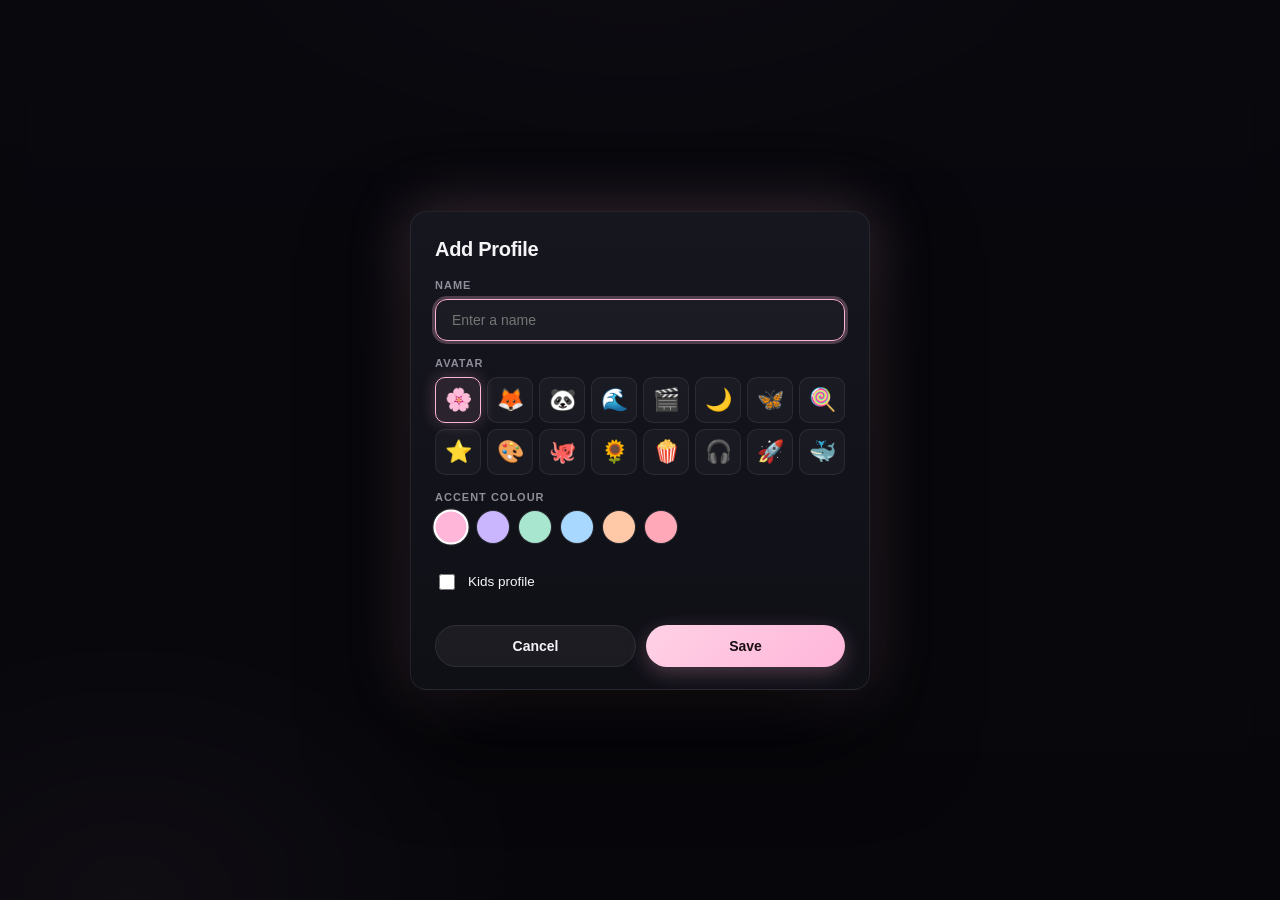
<file: backups/pre-aesthetic/index.html>
<!doctype html>
<html lang="en">
<head>
  <meta charset="utf-8" />
  <meta name="viewport" content="width=device-width, initial-scale=1" />
  <title>Zara's Movies</title>
  <link rel="manifest" href="manifest.json" />
  <meta name="theme-color" content="#ffb6d9" />
  <meta name="mobile-web-app-capable" content="yes" />
  <meta name="apple-mobile-web-app-capable" content="yes" />
  <meta name="apple-mobile-web-app-status-bar-style" content="black-translucent" />
  <meta name="apple-mobile-web-app-title" content="Zara's Movies" />
  <link rel="apple-touch-icon" href="apple-touch-icon.png" />
  <link rel="icon" type="image/png" href="icon-192.png" />
  <link rel="stylesheet" href="styles.css" />
</head>
<body>

  <header>
    <div class="brand" id="brandBtn">
      <span class="brand-dot"></span>
      <span class="brand-text">Zara's Movies</span>
    </div>
    <button id="profileBtn" class="profile-btn hidden" type="button" title="Switch profile"></button>
    <span id="kidsPill" class="kids-pill hidden" title="Kids mode active — mature content is filtered">🧒 Kids</span>
    <div class="search-row">
      <input id="search" placeholder="Search movies and TV shows..." autocomplete="off" />
      <button id="searchBtn">Search</button>
      <div id="searchSuggestions" class="search-suggestions hidden"></div>
      <div id="searchHistory" class="search-history hidden"></div>
    </div>
    <button id="browseBtn" class="browse-btn" type="button" aria-haspopup="true" aria-expanded="false">
      <span class="bi-icon">🧭</span> <span class="browse-label">Browse</span> <span class="caret">▾</span>
    </button>
    <button id="installBtn" class="install-btn hidden" type="button">⬇ Install App</button>
    <button id="refreshAppBtn" class="refresh-app-btn" type="button" title="Refresh app" aria-label="Refresh app">
      <span class="ra-icon">↻</span>
    </button>
    <button id="settingsBtn" class="settings-btn" type="button" title="Settings">⚙️</button>
  </header>

  <div id="browseMenu" class="browse-menu hidden">
    <div class="browse-item" data-href="#/discover"><span class="bi-icon">🧭</span> Discover <span class="bi-desc">Categories</span></div>
    <div class="browse-item" data-href="#/top100"><span class="bi-icon">🏆</span> Top 100 <span class="bi-desc">Highest rated</span></div>
    <div class="browse-item" data-href="#/random"><span class="bi-icon">🎲</span> Random <span class="bi-desc">Surprise me</span></div>
  </div>

  <main id="home-view" class="view hidden">
    <section id="hero" class="hero"></section>
    <div class="genre-bar" id="genreBar">
      <span class="genre-bar-label">Browse by Genre</span>
      <select id="mainGenreSelect" class="genre-select" aria-label="Choose a genre"></select>
    </div>
    <div id="rows" class="rows">
      <div id="personalRows"></div>
      <div id="mainRows"></div>
      <div id="searchResults" class="hidden"></div>
    </div>
  </main>

  <main id="player-view" class="view hidden">
    <div class="player-bar">
      <button id="backHome" class="pill-btn">← Back to Home</button>
      <div id="player-title" class="player-title"></div>
      <div id="sourcePicker" class="source-picker">
        <label class="sp-label" for="sourceSelect">Source</label>
        <select id="sourceSelect" class="sp-select" aria-label="Playback source"></select>
      </div>
    </div>
    <div id="player-wrap">
      <iframe id="player" allow="autoplay; fullscreen *; picture-in-picture *; encrypted-media; clipboard-write"></iframe>
    </div>
    <button id="nextEpisodeBtn" class="next-episode-btn hidden">Next Episode →</button>
    <div id="tvPickerRoot" class="hidden"></div>
    <div id="similar-section" class="hidden">
      <h3 class="similar-heading">More Like This</h3>
      <div id="similarGrid"></div>
    </div>
    <div id="status">Ready.</div>
  </main>

  <main id="random-view" class="view hidden">
    <div class="random-header">
      <div class="random-heading">
        <h1>🎲 Random Picks</h1>
        <p>Eight random movies, refreshed on demand</p>
      </div>
      <div class="random-controls">
        <select id="randomGenre" class="genre-select" aria-label="Genre filter"></select>
        <button class="refresh-btn" id="refreshRandom">
          <span class="rf-icon">↻</span> Refresh
        </button>
      </div>
    </div>
    <div class="random-grid" id="randomGrid"></div>
  </main>

  <main id="genre-view" class="view hidden">
    <div class="genre-header">
      <button class="pill-btn" data-back>← Back</button>
      <div class="random-heading">
        <h1 id="genreTitle">Genre</h1>
        <p id="genreSub">Top rated in this genre</p>
      </div>
    </div>
    <div class="random-grid" id="genreGrid"></div>
  </main>

  <main id="top100-view" class="view hidden">
    <div class="top100-header">
      <button class="pill-btn" data-back>← Back</button>
      <div class="random-heading">
        <h1 id="top100Title">Top 100 Movies</h1>
        <p id="top100Sub">Ranked by IMDb rating</p>
      </div>
      <div class="toggle-group" id="top100Toggle">
        <button class="toggle-btn active" data-type="movie">Movies</button>
        <button class="toggle-btn" data-type="tv">TV Shows</button>
      </div>
    </div>
    <div class="top100-grid" id="top100Grid"></div>
    <div class="top100-pagination" id="top100Pagination"></div>
  </main>

  <main id="discover-view" class="view hidden">
    <div class="discover-header">
      <button class="pill-btn" data-back>← Back</button>
      <div class="random-heading">
        <h1>Discover</h1>
        <p id="discoverSub">Explore by category</p>
      </div>
    </div>
    <div class="discover-filters" id="discoverFilters"></div>
    <div class="discover-controls" id="discoverControls"></div>
    <div class="random-grid" id="discoverGrid"></div>
    <div class="top100-pagination" id="discoverPagination"></div>
  </main>

  <main id="person-view" class="view hidden">
    <div class="discover-header">
      <button class="pill-btn" data-back>← Back</button>
    </div>
    <div id="personHeader" class="person-header"></div>
    <div class="random-grid" id="personGrid"></div>
  </main>

  <main id="collection-view" class="view hidden">
    <div class="discover-header">
      <button class="pill-btn" data-back>← Back</button>
    </div>
    <div id="collectionBanner" class="collection-banner hidden"></div>
    <div class="random-grid" id="collectionGrid"></div>
  </main>

  <main id="settings-view" class="view hidden">
    <div class="settings-header">
      <button class="pill-btn" data-back>← Back</button>
      <h1 class="settings-title">Settings</h1>
    </div>

    <div class="settings-card">
      <h3>Appearance</h3>
      <div class="settings-row" style="flex-direction: column; align-items: flex-start; gap: 14px;">
        <div class="settings-label">
          <span class="lbl">Accent colour</span>
          <span class="desc">Changes buttons, focus rings, and the CineSrc player tint</span>
        </div>
        <div class="accent-grid" id="accentGrid"></div>
      </div>
    </div>

    <div class="settings-card">
      <h3>Playback</h3>
      <div class="settings-row">
        <div class="settings-label">
          <span class="lbl">Auto-play next episode</span>
          <span class="desc">Automatically continues to the next episode for TV shows</span>
        </div>
        <label class="toggle-switch">
          <input type="checkbox" id="setAutonext" data-setting="autonext" />
          <span class="toggle-slider"></span>
        </label>
      </div>
      <div class="settings-row">
        <div class="settings-label">
          <span class="lbl">Auto-skip intros</span>
          <span class="desc">Skips recap and intro segments automatically</span>
        </div>
        <label class="toggle-switch">
          <input type="checkbox" id="setAutoskip" data-setting="autoskip" />
          <span class="toggle-slider"></span>
        </label>
      </div>
      <div class="settings-row">
        <div class="settings-label">
          <span class="lbl">Autoplay on open</span>
          <span class="desc">Start playing as soon as the player loads</span>
        </div>
        <label class="toggle-switch">
          <input type="checkbox" id="setAutoplay" data-setting="autoplay" />
          <span class="toggle-slider"></span>
        </label>
      </div>
    </div>

    <div class="settings-card">
      <h3>Data</h3>
      <div class="settings-row">
        <div class="settings-label">
          <span class="lbl">Clear Continue Watching</span>
          <span class="desc">Removes playback progress for all titles</span>
        </div>
        <button class="danger-btn" id="clearProgress">Clear</button>
      </div>
      <div class="settings-row">
        <div class="settings-label">
          <span class="lbl">Clear Watchlist</span>
          <span class="desc">Removes all favourites from your watchlist</span>
        </div>
        <button class="danger-btn" id="clearWatchlist">Clear</button>
      </div>
      <div class="settings-row">
        <div class="settings-label">
          <span class="lbl">Reset everything</span>
          <span class="desc">Clears this profile's saved data and returns to defaults</span>
        </div>
        <button class="danger-btn" id="resetAll">Reset</button>
      </div>
    </div>

    <div class="settings-card">
      <h3>Profiles</h3>
      <div class="settings-row">
        <div class="settings-label">
          <span class="lbl">Manage profiles</span>
          <span class="desc">Each profile has its own watchlist, continue-watching, search history and accent colour.</span>
        </div>
        <button class="pm-btn pm-btn-primary" id="openProfilesBtn" type="button"
                style="flex:0 0 auto;padding:10px 22px;font-size:13px;">Manage</button>
      </div>
    </div>

    <div class="settings-about">
      <strong>Zara's Movies</strong> · v2.0<br />
      Built with TMDB · OMDb · CineSrc
    </div>
  </main>

  <div id="hover-card" class="hover-card hidden"></div>
  <div id="epHover" class="ep-hover hidden"></div>

  <script src="app.js"></script>
</body>
</html>
</file>
<file: backups/pre-aesthetic/styles.css>
/* ============================================================
   Zara's Movies — styles.css

   1. Tokens & base            8. Top 100
   2. Header                   9. Discover, person, collection
   3. Search dropdowns        10. Player
   4. Shared controls         11. Settings
   5. Home: hero & rows       12. Profiles
   6. Hover card              13. Responsive
   7. Grid pages

   Accent colours come from --accent* variables, set per profile
   by applyAccent() in app.js. Use rgba(var(--accent-rgb), a) for
   translucent accent tints — never hard-code the pink.
   ============================================================ */

/* ============================================================
   1. TOKENS & BASE
   ============================================================ */
:root {
  --bg: #0a0a0f;
  --bg-2: #101018;
  --panel: rgba(255, 255, 255, 0.03);
  --panel-2: rgba(255, 255, 255, 0.06);
  --border: rgba(255, 255, 255, 0.08);
  --text: #f5f5f7;
  --muted: #8e8e9a;
  --muted-2: #6b6b78;
  --on-accent: #1a0e15;
  --accent: #ffb6d9;
  --accent-2: #ffd1e6;
  --accent-deep: #ff8fc7;
  --accent-rgb: 255, 182, 217;
  --accent-deep-rgb: 255, 143, 199;
  --accent-glow: rgba(255, 182, 217, 0.25);
  --accent-glow-strong: rgba(255, 182, 217, 0.45);
  --accent-gradient: linear-gradient(135deg, var(--accent-2) 0%, var(--accent) 100%);
  --popover-bg: linear-gradient(180deg, #14141c 0%, #0f0f16 100%);
  --radius: 16px;
  --radius-sm: 12px;
  --radius-pill: 999px;
  --shadow: 0 20px 50px rgba(0, 0, 0, 0.6);
}

* {
  box-sizing: border-box;
  scrollbar-color: rgba(var(--accent-rgb), 0.25) transparent;
  scrollbar-width: thin;
}

html, body {
  margin: 0;
  padding: 0;
  background:
    radial-gradient(900px 600px at 15% -10%, rgba(var(--accent-rgb), 0.10) 0%, transparent 60%),
    radial-gradient(900px 600px at 85% 0%, rgba(var(--accent-deep-rgb), 0.08) 0%, transparent 55%),
    linear-gradient(180deg, var(--bg-2) 0%, var(--bg) 100%);
  background-attachment: fixed;
  color: var(--text);
  font-family: -apple-system, BlinkMacSystemFont, "SF Pro Display", "Segoe UI", Roboto, Helvetica, Arial, sans-serif;
  min-height: 100vh;
  -webkit-font-smoothing: antialiased;
}

.hidden { display: none !important; }

.view { animation: fadeIn 0.35s ease; padding-bottom: 60px; }

@keyframes fadeIn { from { opacity: 0; transform: translateY(6px); } to { opacity: 1; transform: translateY(0); } }
@keyframes hcIn   { from { opacity: 0; transform: translateY(6px) scale(0.98); } to { opacity: 1; transform: translateY(0) scale(1); } }
@keyframes shimmer { 0% { background-position: 200% 0; } 100% { background-position: -200% 0; } }
@keyframes spin360 { from { transform: rotate(0deg); } to { transform: rotate(360deg); } }

/* Scrollbars (Chromium fallback when scrollbar-color isn't used) */
::-webkit-scrollbar { width: 10px; height: 10px; background: transparent; }
::-webkit-scrollbar-track { background: transparent; }
::-webkit-scrollbar-thumb {
  background: rgba(var(--accent-rgb), 0.22);
  border-radius: 999px;
  border: 2px solid transparent;
  background-clip: padding-box;
}
::-webkit-scrollbar-thumb:hover { background: rgba(var(--accent-rgb), 0.4); background-clip: padding-box; }
::-webkit-scrollbar-corner { background: transparent; }

/* Accent heading bar used by row titles, settings headings etc. */
.row-title::before,
.genre-bar-label::before,
.similar-heading::before,
.settings-card h3::before {
  content: "";
  width: 4px;
  border-radius: 4px;
  background: linear-gradient(180deg, var(--accent-2), var(--accent));
  box-shadow: 0 0 12px var(--accent-glow);
}

/* ============================================================
   2. HEADER
   ============================================================ */
header {
  position: sticky;
  top: 0;
  z-index: 30;
  backdrop-filter: saturate(180%) blur(20px);
  -webkit-backdrop-filter: saturate(180%) blur(20px);
  background: linear-gradient(180deg, rgba(10, 10, 15, 0.85) 0%, rgba(10, 10, 15, 0.65) 100%);
  border-bottom: 1px solid var(--border);
  padding: 16px 24px;
  display: flex;
  align-items: center;
  gap: 20px;
}

.brand { display: flex; align-items: center; gap: 10px; cursor: pointer; user-select: none; flex-shrink: 0; }
.brand-dot { width: 10px; height: 10px; border-radius: 50%; background: var(--accent); box-shadow: 0 0 14px var(--accent-glow-strong); }
.brand-text {
  font-size: 17px;
  font-weight: 700;
  letter-spacing: 0.3px;
  background: linear-gradient(135deg, #fff, var(--accent-2));
  -webkit-background-clip: text;
  background-clip: text;
  -webkit-text-fill-color: transparent;
}

.search-row { position: relative; display: flex; gap: 10px; flex: 1; max-width: 640px; margin-left: auto; }
.search-row input {
  flex: 1;
  padding: 12px 20px;
  border-radius: var(--radius-pill);
  border: 1px solid var(--border);
  background: var(--panel);
  color: var(--text);
  font-size: 14px;
  outline: none;
  transition: border-color 0.2s, background 0.2s, box-shadow 0.25s;
}
.search-row input::placeholder { color: var(--muted-2); }
.search-row input:focus {
  border-color: var(--accent);
  background: var(--panel-2);
  box-shadow: 0 0 0 4px var(--accent-glow), 0 0 24px var(--accent-glow);
}
.search-row button {
  padding: 12px 22px;
  border-radius: var(--radius-pill);
  border: none;
  background: var(--accent-gradient);
  color: var(--on-accent);
  font-weight: 700;
  font-size: 14px;
  cursor: pointer;
  transition: transform 0.15s, box-shadow 0.25s, filter 0.2s;
  box-shadow: 0 6px 20px var(--accent-glow), inset 0 1px 0 rgba(255, 255, 255, 0.4);
}
.search-row button:hover { filter: brightness(1.05); box-shadow: 0 10px 28px var(--accent-glow-strong); }
.search-row button:active { transform: scale(0.97); }

/* Pill-shaped accent buttons in the header */
.browse-btn,
.install-btn {
  padding: 12px 20px;
  border-radius: var(--radius-pill);
  border: 1px solid rgba(var(--accent-rgb), 0.35);
  background: rgba(var(--accent-rgb), 0.08);
  color: var(--accent-2);
  font-size: 14px;
  font-weight: 700;
  cursor: pointer;
  white-space: nowrap;
  flex-shrink: 0;
  margin-left: 10px;
  display: inline-flex;
  align-items: center;
  gap: 8px;
  transition: background 0.2s, border-color 0.2s, color 0.2s, transform 0.15s, box-shadow 0.25s;
}
.install-btn { font-family: inherit; transition: background 0.2s, border-color 0.2s, box-shadow 0.25s, transform 0.15s; }
.browse-btn:hover,
.install-btn:hover {
  background: rgba(var(--accent-rgb), 0.16);
  border-color: var(--accent);
  box-shadow: 0 0 20px var(--accent-glow);
}
.browse-btn:active,
.install-btn:active { transform: scale(0.97); }
.browse-btn .caret { font-size: 10px; opacity: 0.7; transition: transform 0.2s; }
.browse-btn[aria-expanded="true"] .caret { transform: rotate(180deg); }

/* Round icon buttons in the header */
.settings-btn,
.refresh-app-btn {
  width: 44px;
  height: 44px;
  border-radius: 50%;
  border: 1px solid var(--border);
  background: var(--panel);
  color: var(--text);
  font-size: 17px;
  cursor: pointer;
  display: flex;
  align-items: center;
  justify-content: center;
  flex-shrink: 0;
  margin-left: 8px;
  padding: 0;
  transition: background 0.2s, border-color 0.2s, color 0.2s, transform 0.15s, box-shadow 0.25s;
}
.refresh-app-btn { order: 998; font-family: inherit; }
header > .settings-btn { order: 999; margin-left: 10px; }
.settings-btn:hover,
.refresh-app-btn:hover {
  border-color: var(--accent);
  color: var(--accent);
  box-shadow: 0 0 18px var(--accent-glow);
  transform: translateY(-1px);
}
.settings-btn:active,
.refresh-app-btn:active { transform: scale(0.96); }
.refresh-app-btn.spinning .ra-icon {
  animation: spin360 0.6s cubic-bezier(0.34, 1.56, 0.64, 1);
  display: inline-block;
}

.profile-btn {
  width: 44px;
  height: 44px;
  border-radius: 50%;
  border: 2px solid var(--p-color, var(--accent));
  background: var(--panel);
  cursor: pointer;
  display: flex;
  align-items: center;
  justify-content: center;
  flex-shrink: 0;
  margin-left: 4px;
  padding: 0;
  overflow: hidden;
  transition: transform 0.15s, box-shadow 0.25s, border-color 0.2s;
  font-family: inherit;
}
.profile-btn:hover { transform: translateY(-1px); box-shadow: 0 0 18px var(--accent-glow); }
.profile-btn .pb-avatar { font-size: 20px; line-height: 1; display: block; }

.kids-pill {
  display: inline-flex;
  align-items: center;
  gap: 5px;
  padding: 5px 11px;
  border-radius: 999px;
  background: rgba(var(--accent-rgb), 0.12);
  border: 1px solid var(--accent);
  color: var(--accent-2);
  font-size: 11.5px;
  font-weight: 800;
  letter-spacing: 0.5px;
  text-transform: uppercase;
  flex-shrink: 0;
  margin-left: 4px;
  box-shadow: 0 0 18px var(--accent-glow);
  animation: kidsPillIn 0.25s ease;
}
@keyframes kidsPillIn {
  from { opacity: 0; transform: translateY(-4px) scale(0.96); }
  to   { opacity: 1; transform: translateY(0) scale(1); }
}

/* Dropdown menus (Browse, profile) */
.browse-menu {
  position: fixed;
  z-index: 200;
  min-width: 220px;
  padding: 8px;
  border-radius: var(--radius-sm);
  background: var(--popover-bg);
  border: 1px solid var(--border);
  box-shadow: 0 24px 60px rgba(0, 0, 0, 0.6), 0 0 40px rgba(var(--accent-rgb), 0.10);
  animation: hcIn 0.15s ease;
}
.browse-item {
  display: flex;
  align-items: center;
  gap: 12px;
  padding: 11px 14px;
  border-radius: 10px;
  color: var(--text);
  font-size: 13.5px;
  font-weight: 600;
  letter-spacing: 0.2px;
  cursor: pointer;
  transition: background 0.15s, color 0.15s;
}
.browse-item:hover { background: rgba(var(--accent-rgb), 0.08); color: var(--accent-2); }
.browse-item .bi-icon { font-size: 15px; width: 20px; text-align: center; }
.browse-item .bi-desc { font-size: 11px; font-weight: 500; color: var(--muted); margin-left: auto; letter-spacing: 0.2px; }

/* ============================================================
   3. SEARCH DROPDOWNS
   ============================================================ */
.search-suggestions,
.search-history {
  position: absolute;
  top: calc(100% + 8px);
  left: 0;
  right: 0;
  overflow-y: auto;
  border-radius: var(--radius-sm);
  background: var(--popover-bg);
  border: 1px solid var(--border);
  box-shadow: 0 24px 60px rgba(0, 0, 0, 0.6), 0 0 40px var(--accent-glow);
  padding: 8px;
  animation: hcIn 0.15s ease;
}
.search-suggestions { max-height: 460px; z-index: 60; }
.search-history { max-height: 320px; z-index: 59; }
.search-suggestions::-webkit-scrollbar,
.search-history::-webkit-scrollbar { width: 8px; }
.search-suggestions::-webkit-scrollbar-thumb,
.search-history::-webkit-scrollbar-thumb { background: rgba(var(--accent-rgb), 0.25); border-radius: 999px; }

.suggest-item {
  display: flex;
  gap: 12px;
  align-items: center;
  padding: 8px;
  border-radius: 10px;
  cursor: pointer;
  transition: background 0.15s;
}
.suggest-item:hover,
.suggest-item.active { background: rgba(var(--accent-rgb), 0.08); }
.suggest-poster {
  flex: 0 0 40px;
  width: 40px;
  height: 58px;
  border-radius: 6px;
  background: #0a0a0f;
  overflow: hidden;
  display: flex;
  align-items: center;
  justify-content: center;
  color: var(--muted-2);
  font-size: 16px;
}
.suggest-poster img { width: 100%; height: 100%; object-fit: cover; display: block; }
.suggest-info { flex: 1; min-width: 0; }
.suggest-title {
  font-size: 13.5px;
  font-weight: 600;
  color: var(--text);
  line-height: 1.25;
  margin-bottom: 3px;
  white-space: nowrap;
  overflow: hidden;
  text-overflow: ellipsis;
}
.suggest-meta { font-size: 11.5px; color: var(--muted); letter-spacing: 0.2px; display: flex; gap: 8px; align-items: center; }
.suggest-badge {
  padding: 1px 7px;
  border-radius: 999px;
  background: rgba(var(--accent-rgb), 0.15);
  border: 1px solid rgba(var(--accent-rgb), 0.3);
  color: var(--accent-2);
  font-size: 9.5px;
  font-weight: 700;
  letter-spacing: 0.4px;
}
.suggest-empty { padding: 20px; text-align: center; color: var(--muted); font-size: 13px; }
.suggest-loading { padding: 14px; text-align: center; color: var(--muted); font-size: 12px; }

.sh-header {
  display: flex;
  align-items: center;
  justify-content: space-between;
  padding: 6px 10px 10px;
  font-size: 10.5px;
  font-weight: 700;
  letter-spacing: 0.9px;
  text-transform: uppercase;
  color: var(--muted);
}
.sh-clear {
  background: none;
  border: none;
  color: var(--accent);
  font-size: 11px;
  font-weight: 600;
  cursor: pointer;
  letter-spacing: 0.2px;
  padding: 3px 8px;
  border-radius: 6px;
  transition: background 0.2s;
}
.sh-clear:hover { background: rgba(var(--accent-rgb), 0.1); }
.sh-item {
  padding: 10px 14px;
  border-radius: 8px;
  font-size: 13.5px;
  color: var(--text);
  cursor: pointer;
  transition: background 0.15s, color 0.15s;
  white-space: nowrap;
  overflow: hidden;
  text-overflow: ellipsis;
}
.sh-item:hover { background: rgba(var(--accent-rgb), 0.08); color: var(--accent-2); }

/* ============================================================
   4. SHARED CONTROLS
   ============================================================ */
.btn-primary {
  padding: 12px 26px;
  border-radius: var(--radius-pill);
  border: none;
  background: var(--accent-gradient);
  color: var(--on-accent);
  font-weight: 700;
  font-size: 14px;
  cursor: pointer;
  transition: transform 0.15s, box-shadow 0.25s, filter 0.2s;
  box-shadow: 0 8px 24px var(--accent-glow), inset 0 1px 0 rgba(255, 255, 255, 0.4);
}
.btn-primary:hover { filter: brightness(1.05); box-shadow: 0 12px 32px var(--accent-glow-strong); }
.btn-primary:active { transform: scale(0.97); }

.btn-ghost {
  padding: 12px 26px;
  border-radius: var(--radius-pill);
  border: 1px solid var(--border);
  background: rgba(255, 255, 255, 0.05);
  color: var(--text);
  font-weight: 600;
  font-size: 14px;
  cursor: pointer;
  transition: background 0.2s, border-color 0.2s, color 0.2s;
}
.btn-ghost:hover { border-color: var(--accent); color: var(--accent); background: rgba(var(--accent-rgb), 0.08); }

.pill-btn {
  padding: 10px 18px;
  border-radius: var(--radius-pill);
  border: 1px solid var(--border);
  background: var(--panel);
  color: var(--text);
  font-size: 13.5px;
  font-weight: 500;
  cursor: pointer;
  transition: border-color 0.2s, color 0.2s, background 0.2s, box-shadow 0.25s;
}
.pill-btn:hover { border-color: var(--accent); color: var(--accent); background: var(--panel-2); box-shadow: 0 0 18px var(--accent-glow); }

/* Custom-arrow selects */
.genre-select,
.sp-select,
.tv-picker-head select {
  border-radius: var(--radius-pill);
  border: 1px solid var(--border);
  color: var(--text);
  font-weight: 600;
  outline: none;
  cursor: pointer;
  appearance: none;
  -webkit-appearance: none;
  background-image:
    linear-gradient(45deg, transparent 50%, var(--muted) 50%),
    linear-gradient(135deg, var(--muted) 50%, transparent 50%);
  background-size: 6px 6px, 6px 6px;
  background-repeat: no-repeat;
}
.genre-select option,
.sp-select option,
.tv-picker-head select option { background: #14141c; color: var(--text); }

.genre-select {
  padding: 12px 40px 12px 20px;
  background-color: var(--panel);
  font-size: 14px;
  letter-spacing: 0.2px;
  background-position: calc(100% - 22px) center, calc(100% - 16px) center;
  transition: border-color 0.2s, background 0.2s, box-shadow 0.25s;
}
.genre-select:hover { border-color: var(--accent); }
.genre-select:focus { border-color: var(--accent); background-color: var(--panel-2); box-shadow: 0 0 0 3px var(--accent-glow); }

.toggle-group {
  display: inline-flex;
  padding: 4px;
  border-radius: var(--radius-pill);
  background: var(--panel);
  border: 1px solid var(--border);
  margin-left: auto;
}
.toggle-btn {
  padding: 9px 18px;
  border-radius: var(--radius-pill);
  border: none;
  background: transparent;
  color: var(--muted);
  font-size: 13px;
  font-weight: 700;
  cursor: pointer;
  transition: background 0.2s, color 0.2s, box-shadow 0.25s;
  letter-spacing: 0.2px;
}
.toggle-btn:hover { color: var(--text); }
.toggle-btn.active { background: var(--accent-gradient); color: var(--on-accent); box-shadow: 0 4px 14px var(--accent-glow); }

.top100-pagination {
  display: flex;
  justify-content: center;
  align-items: center;
  gap: 8px;
  margin-top: 34px;
  flex-wrap: wrap;
}
.page-btn {
  min-width: 42px;
  height: 42px;
  padding: 0 14px;
  border-radius: var(--radius-pill);
  border: 1px solid var(--border);
  background: var(--panel);
  color: var(--text);
  font-size: 13.5px;
  font-weight: 700;
  cursor: pointer;
  transition: background 0.2s, border-color 0.2s, color 0.2s, box-shadow 0.25s, transform 0.1s;
}
.page-btn:hover:not(:disabled) {
  border-color: var(--accent);
  color: var(--accent);
  background: rgba(var(--accent-rgb), 0.08);
  box-shadow: 0 0 18px var(--accent-glow);
}
.page-btn:active:not(:disabled) { transform: scale(0.96); }
.page-btn:disabled { opacity: 0.35; cursor: not-allowed; }
.page-btn.active { background: var(--accent-gradient); border-color: transparent; color: var(--on-accent); box-shadow: 0 6px 18px var(--accent-glow); }

.danger-btn {
  padding: 10px 18px;
  border-radius: var(--radius-pill);
  border: 1px solid rgba(255, 100, 120, 0.35);
  background: rgba(255, 100, 120, 0.08);
  color: #ff8090;
  font-size: 13px;
  font-weight: 600;
  cursor: pointer;
  transition: background 0.2s, border-color 0.2s, box-shadow 0.25s, transform 0.1s;
}
.danger-btn:hover { background: rgba(255, 100, 120, 0.16); border-color: #ff8090; box-shadow: 0 0 20px rgba(255, 100, 120, 0.25); }
.danger-btn:active { transform: scale(0.97); }

.zs-toast {
  position: fixed;
  bottom: 28px;
  left: 50%;
  transform: translateX(-50%) translateY(20px);
  padding: 12px 20px;
  border-radius: var(--radius-pill);
  background: linear-gradient(135deg, var(--accent-2), var(--accent));
  color: var(--on-accent);
  font-size: 13px;
  font-weight: 700;
  letter-spacing: 0.2px;
  box-shadow: 0 12px 30px rgba(0, 0, 0, 0.5), 0 0 30px var(--accent-glow);
  opacity: 0;
  transition: opacity 0.25s, transform 0.25s;
  z-index: 500;
  pointer-events: none;
}
.zs-toast.show { opacity: 1; transform: translateX(-50%) translateY(0); }

.skeleton {
  flex: 0 0 170px;
  height: 300px;
  border-radius: var(--radius-sm);
  background: linear-gradient(90deg, rgba(255,255,255,0.03) 25%, rgba(255,255,255,0.07) 50%, rgba(255,255,255,0.03) 75%);
  background-size: 200% 100%;
  animation: shimmer 1.4s infinite;
}

.error-panel {
  grid-column: 1 / -1;
  display: flex;
  flex-direction: column;
  align-items: center;
  justify-content: center;
  text-align: center;
  padding: 48px 24px;
  border-radius: var(--radius);
  background: rgba(255, 255, 255, 0.02);
  border: 1px dashed rgba(var(--accent-rgb), 0.25);
  margin: 20px 0;
}
.error-icon { font-size: 42px; margin-bottom: 12px; filter: drop-shadow(0 0 20px var(--accent-glow)); }
.error-title { font-size: 17px; font-weight: 700; margin: 0 0 6px; letter-spacing: -0.2px; }
.error-desc { font-size: 13.5px; color: var(--muted); margin: 0 0 20px; max-width: 400px; line-height: 1.5; }
.error-retry {
  padding: 10px 22px;
  border-radius: var(--radius-pill);
  border: none;
  background: linear-gradient(135deg, var(--accent-2), var(--accent));
  color: var(--on-accent);
  font-size: 13.5px;
  font-weight: 700;
  cursor: pointer;
  transition: transform 0.15s, filter 0.2s, box-shadow 0.25s;
  box-shadow: 0 6px 20px var(--accent-glow);
}
.error-retry:hover { filter: brightness(1.06); box-shadow: 0 10px 28px var(--accent-glow-strong); }
.error-retry:active { transform: scale(0.97); }

/* ============================================================
   5. HOME: HERO & ROWS
   ============================================================ */
.hero {
  position: relative;
  max-width: 1200px;
  margin: 24px auto 0;
  height: 420px;
  border-radius: var(--radius);
  overflow: hidden;
  background: #14141c;
  box-shadow: var(--shadow), 0 0 0 1px var(--border), 0 0 80px rgba(var(--accent-rgb), 0.06);
}
.hero::before {
  content: "";
  position: absolute;
  inset: 0;
  background-image: var(--hero-img);
  background-size: cover;
  background-position: center 20%;
  filter: saturate(1.05);
  z-index: 0;
}
.hero::after {
  content: "";
  position: absolute;
  inset: 0;
  background:
    linear-gradient(90deg, rgba(10,10,15,0.95) 0%, rgba(10,10,15,0.55) 45%, rgba(10,10,15,0.15) 70%, rgba(10,10,15,0.9) 100%),
    linear-gradient(180deg, rgba(10,10,15,0.10) 0%, rgba(10,10,15,0.95) 100%),
    radial-gradient(circle at 15% 100%, var(--accent-glow) 0%, transparent 55%);
  z-index: 1;
}
.hero-content {
  position: relative;
  z-index: 2;
  padding: 40px 48px;
  height: 100%;
  display: flex;
  flex-direction: column;
  justify-content: flex-end;
  max-width: 620px;
  animation: heroFadeIn 0.7s cubic-bezier(0.22, 1, 0.36, 1);
}
@keyframes heroFadeIn { from { opacity: 0; transform: translateY(10px); } to { opacity: 1; transform: translateY(0); } }
.hero-badge {
  display: inline-flex;
  align-items: center;
  gap: 6px;
  padding: 5px 12px;
  border-radius: var(--radius-pill);
  background: rgba(var(--accent-rgb), 0.15);
  border: 1px solid rgba(var(--accent-rgb), 0.35);
  color: var(--accent-2);
  font-size: 11px;
  font-weight: 600;
  letter-spacing: 0.8px;
  text-transform: uppercase;
  margin-bottom: 14px;
  width: fit-content;
}
.hero-title { font-size: 42px; font-weight: 800; line-height: 1.05; margin: 0 0 12px; letter-spacing: -0.5px; text-shadow: 0 4px 24px rgba(0, 0, 0, 0.6); }
.hero-meta { display: flex; gap: 14px; align-items: center; font-size: 13px; color: var(--muted); margin-bottom: 14px; letter-spacing: 0.3px; }
.hero-meta .dot { width: 3px; height: 3px; border-radius: 50%; background: var(--muted-2); }
.hero-overview {
  font-size: 14.5px;
  line-height: 1.55;
  color: #d8d8dd;
  margin: 0 0 22px;
  display: -webkit-box;
  -webkit-line-clamp: 3;
  -webkit-box-orient: vertical;
  overflow: hidden;
}
.hero-actions { display: flex; gap: 10px; }
.hero-dots { display: flex; gap: 8px; margin-top: 20px; }
.hero-dot {
  width: 24px;
  height: 4px;
  border-radius: 999px;
  background: rgba(255, 255, 255, 0.22);
  cursor: pointer;
  transition: background 0.25s, width 0.25s;
}
.hero-dot:hover { background: rgba(255, 255, 255, 0.5); }
.hero-dot.active { background: var(--accent); width: 40px; box-shadow: 0 0 14px var(--accent-glow-strong); }

.genre-bar {
  display: flex;
  align-items: center;
  gap: 14px;
  max-width: 1200px;
  margin: 28px auto 0;
  padding: 0 24px;
  flex-wrap: wrap;
}
.genre-bar-label {
  font-size: 13px;
  font-weight: 700;
  letter-spacing: 1px;
  text-transform: uppercase;
  color: var(--muted);
  display: flex;
  align-items: center;
  gap: 8px;
}
.genre-bar-label::before { height: 16px; }
.genre-bar .genre-select { min-width: 200px; }

.rows { max-width: 1200px; margin: 32px auto 0; padding: 0 24px; }
.row { margin-bottom: 34px; }
.row-title { font-size: 17px; font-weight: 700; margin: 0 0 14px; letter-spacing: 0.2px; display: flex; align-items: center; gap: 10px; }
.row-title::before { height: 18px; }

.row-wrapper { position: relative; }
.row-scroll {
  display: flex;
  gap: 14px;
  overflow-x: auto;
  padding: 4px 2px 14px;
  scroll-snap-type: x mandatory;
  scroll-behavior: smooth;
  scrollbar-width: thin;
  scrollbar-color: rgba(var(--accent-rgb), 0.22) transparent;
}
.row-scroll::-webkit-scrollbar { height: 8px; background: transparent; }
.row-scroll::-webkit-scrollbar-track { background: rgba(255, 255, 255, 0.02); border-radius: 999px; margin: 0 4px; }
.row-scroll::-webkit-scrollbar-thumb { background: rgba(var(--accent-rgb), 0.28); border-radius: 999px; }
.row-scroll::-webkit-scrollbar-thumb:hover { background: rgba(var(--accent-rgb), 0.45); }

.row-arrow {
  position: absolute;
  top: 0;
  bottom: 14px;
  width: 56px;
  border: none;
  background: transparent;
  color: #fff;
  font-size: 36px;
  font-family: inherit;
  font-weight: 300;
  line-height: 1;
  padding: 0;
  cursor: pointer;
  z-index: 3;
  display: flex;
  align-items: center;
  justify-content: center;
  opacity: 0;
  transition: opacity 0.25s ease, color 0.2s ease;
  pointer-events: none;
}
.row-wrapper:hover .row-arrow { opacity: 1; pointer-events: auto; }
.row-arrow-left {
  left: 0;
  background: linear-gradient(90deg, rgba(10, 10, 15, 0.95) 0%, rgba(10, 10, 15, 0.7) 55%, rgba(10, 10, 15, 0) 100%);
  justify-content: flex-start;
  padding-left: 8px;
}
.row-arrow-right {
  right: 0;
  background: linear-gradient(270deg, rgba(10, 10, 15, 0.95) 0%, rgba(10, 10, 15, 0.7) 55%, rgba(10, 10, 15, 0) 100%);
  justify-content: flex-end;
  padding-right: 8px;
}
.row-arrow:hover { color: var(--accent); }
.row-arrow:active { transform: scale(0.94); }
.row-arrow.disabled { opacity: 0 !important; pointer-events: none !important; }

/* Row card */
.card {
  flex: 0 0 170px;
  scroll-snap-align: start;
  position: relative;
  border-radius: var(--radius-sm);
  overflow: hidden;
  cursor: pointer;
  transition: transform 0.25s ease, box-shadow 0.3s ease;
  background: var(--panel);
  border: 1px solid var(--border);
}
.card:hover {
  transform: translateY(-6px) scale(1.02);
  border-color: var(--accent);
  box-shadow: 0 16px 36px rgba(0, 0, 0, 0.5), 0 0 28px var(--accent-glow);
}
.card img { width: 100%; height: 255px; object-fit: cover; display: block; background: #0a0a0f; }
.card-fallback {
  width: 100%;
  height: 255px;
  display: flex;
  align-items: center;
  justify-content: center;
  font-size: 32px;
  color: var(--muted-2);
  background: linear-gradient(180deg, #1a1a24, #0f0f18);
}
.card-info { padding: 10px 12px 12px; }
.card-title {
  font-size: 13px;
  font-weight: 600;
  line-height: 1.3;
  margin: 0 0 4px;
  display: -webkit-box;
  -webkit-line-clamp: 2;
  -webkit-box-orient: vertical;
  overflow: hidden;
  min-height: 34px;
}
.card-meta { font-size: 11px; color: var(--muted); letter-spacing: 0.3px; }

/* Watchlist heart */
.fav-btn {
  position: absolute;
  bottom: 10px;
  right: 10px;
  width: 34px;
  height: 34px;
  border-radius: 50%;
  border: 1px solid rgba(255, 255, 255, 0.15);
  background: rgba(10, 10, 15, 0.7);
  backdrop-filter: blur(10px);
  -webkit-backdrop-filter: blur(10px);
  color: #fff;
  font-size: 16px;
  cursor: pointer;
  display: flex;
  align-items: center;
  justify-content: center;
  transition: background 0.2s, border-color 0.2s, color 0.2s, transform 0.15s;
  z-index: 4;
  padding: 0;
  line-height: 1;
}
.fav-btn:hover { transform: scale(1.1); border-color: var(--accent); color: var(--accent); }
.fav-btn.active { background: var(--accent); border-color: var(--accent); color: var(--on-accent); }
.fav-btn.active:hover { color: var(--on-accent); }

/* Continue Watching */
.progress-strip {
  position: absolute;
  left: 0;
  right: 0;
  bottom: 0;
  height: 4px;
  background: rgba(255, 255, 255, 0.08);
  z-index: 3;
}
.progress-strip span {
  display: block;
  height: 100%;
  background: linear-gradient(90deg, var(--accent-2), var(--accent));
  box-shadow: 0 0 10px var(--accent-glow);
}

.remove-btn {
  position: absolute;
  top: 8px;
  right: 8px;
  width: 26px;
  height: 26px;
  border-radius: 50%;
  border: 1px solid rgba(255, 255, 255, 0.15);
  background: rgba(10, 10, 15, 0.75);
  color: #fff;
  font-size: 13px;
  cursor: pointer;
  display: flex;
  align-items: center;
  justify-content: center;
  z-index: 5;
  padding: 0;
  line-height: 1;
  opacity: 0;
  transition: opacity 0.2s, background 0.2s, border-color 0.2s;
}
.card:hover .remove-btn { opacity: 1; }
.remove-btn:hover { background: rgba(229, 9, 20, 0.8); border-color: transparent; }

/* ============================================================
   6. HOVER CARD
   ============================================================ */
.hover-card {
  position: fixed;
  width: 260px;
  z-index: 100;
  background: linear-gradient(180deg, #14141c, #0f0f16);
  border: 1px solid rgba(var(--accent-rgb), 0.25);
  border-radius: 12px;
  overflow: hidden;
  box-shadow: 0 24px 60px rgba(0, 0, 0, 0.7), 0 0 40px rgba(var(--accent-rgb), 0.12), inset 0 1px 0 rgba(255, 255, 255, 0.04);
  animation: hcIn 0.18s ease;
  pointer-events: auto;
}
.hc-backdrop { width: 100%; height: 110px; background-size: cover; background-position: center; position: relative; }
.hc-backdrop::after { content: ""; position: absolute; inset: 0; background: linear-gradient(180deg, rgba(15,15,22,0.1) 0%, rgba(15,15,22,0.95) 100%); }
.hc-body { padding: 12px 13px 13px; }
.hc-title { font-size: 13.5px; font-weight: 700; margin: 0 0 5px; line-height: 1.25; letter-spacing: -0.2px; }
.hc-meta { display: flex; align-items: center; gap: 6px; font-size: 11px; color: var(--muted); margin-bottom: 10px; letter-spacing: 0.3px; }
.hc-dot { width: 3px; height: 3px; border-radius: 50%; background: var(--muted-2); }
.hc-ratings { display: flex; gap: 6px; margin-bottom: 10px; }
.hc-rating {
  flex: 1;
  display: flex;
  align-items: baseline;
  gap: 5px;
  padding: 6px 8px;
  border-radius: 8px;
  background: rgba(255, 255, 255, 0.04);
  border: 1px solid rgba(255, 255, 255, 0.06);
}
.hc-rating-label { font-size: 9px; font-weight: 700; letter-spacing: 0.8px; text-transform: uppercase; color: var(--muted); }
.hc-rating-value { font-size: 13px; font-weight: 800; color: var(--accent-2); }
.hc-rating-votes { font-size: 9px; color: var(--muted-2); margin-left: auto; }
.hc-genres { display: flex; flex-wrap: wrap; gap: 4px; margin-bottom: 9px; }
.hc-genre {
  padding: 2px 7px;
  border-radius: 999px;
  background: rgba(var(--accent-rgb), 0.08);
  border: 1px solid rgba(var(--accent-rgb), 0.25);
  color: var(--accent-2);
  font-size: 9.5px;
  font-weight: 600;
  letter-spacing: 0.2px;
}
.hc-overview {
  font-size: 11.5px;
  line-height: 1.45;
  color: #c8c8d0;
  margin: 0 0 10px;
  display: -webkit-box;
  -webkit-line-clamp: 3;
  -webkit-box-orient: vertical;
  overflow: hidden;
}
.hc-actions { display: flex; gap: 8px; }
.hc-play {
  flex: 1;
  padding: 8px 12px;
  border-radius: 999px;
  border: none;
  background: var(--accent-gradient);
  color: var(--on-accent);
  font-weight: 700;
  font-size: 12px;
  cursor: pointer;
  transition: transform 0.1s, filter 0.2s, box-shadow 0.25s;
  box-shadow: 0 6px 18px var(--accent-glow);
}
.hc-play:hover { filter: brightness(1.06); box-shadow: 0 10px 26px var(--accent-glow-strong); }
.hc-play:active { transform: scale(0.97); }
.hc-collection {
  padding: 10px 16px;
  border-radius: 999px;
  border: 1px solid rgba(var(--accent-rgb), 0.4);
  background: rgba(var(--accent-rgb), 0.08);
  color: var(--accent-2);
  font-weight: 700;
  font-size: 13px;
  cursor: pointer;
  transition: background 0.2s, box-shadow 0.25s, transform 0.1s;
  white-space: nowrap;
}
.hc-collection:hover { background: rgba(var(--accent-rgb), 0.18); box-shadow: 0 0 20px var(--accent-glow); }
.hc-collection:active { transform: scale(0.97); }

/* ============================================================
   7. GRID PAGES (random, genre, discover, person, collection…)
   ============================================================ */
#random-view,
#genre-view,
#top100-view,
#discover-view,
#person-view,
#collection-view {
  max-width: 1200px;
  margin: 0 auto;
  padding: 32px 24px 60px;
}

.random-header,
.genre-header,
.top100-header,
.discover-header {
  display: flex;
  align-items: center;
  gap: 18px;
  margin-bottom: 24px;
  flex-wrap: wrap;
}
.random-header { justify-content: space-between; gap: 16px; }
.discover-header { margin-bottom: 22px; }

.random-heading { display: flex; flex-direction: column; gap: 4px; }
.random-heading h1 {
  font-size: 28px;
  font-weight: 800;
  margin: 0;
  letter-spacing: -0.5px;
  background: linear-gradient(135deg, #fff, var(--accent-2));
  -webkit-background-clip: text;
  background-clip: text;
  -webkit-text-fill-color: transparent;
}
.random-heading p { margin: 0; font-size: 13px; color: var(--muted); letter-spacing: 0.3px; }
.genre-header .random-heading { gap: 2px; }
.genre-header .random-heading h1,
.top100-header .random-heading h1,
.discover-header .random-heading h1 { font-size: 26px; }

.random-controls { display: flex; gap: 10px; align-items: center; flex-wrap: wrap; }
.refresh-btn {
  padding: 12px 22px;
  border-radius: var(--radius-pill);
  border: none;
  background: var(--accent-gradient);
  color: var(--on-accent);
  font-weight: 700;
  font-size: 14px;
  cursor: pointer;
  display: inline-flex;
  align-items: center;
  gap: 8px;
  transition: transform 0.15s, box-shadow 0.25s, filter 0.2s;
  box-shadow: 0 6px 20px var(--accent-glow), inset 0 1px 0 rgba(255, 255, 255, 0.4);
}
.refresh-btn:hover { filter: brightness(1.05); box-shadow: 0 10px 28px var(--accent-glow-strong); }
.refresh-btn:active { transform: scale(0.97); }
.refresh-btn:disabled { opacity: 0.7; cursor: wait; }
.refresh-btn .rf-icon { display: inline-block; font-size: 15px; }
.refresh-btn.spin .rf-icon { animation: spin360 0.7s cubic-bezier(0.34, 1.56, 0.64, 1); }

.random-grid { display: grid; grid-template-columns: repeat(auto-fill, minmax(220px, 1fr)); gap: 18px; }
.random-empty { grid-column: 1 / -1; text-align: center; padding: 60px 20px; color: var(--muted); font-size: 14px; }

/* Grid card */
.random-card {
  position: relative;
  border-radius: var(--radius-sm);
  overflow: hidden;
  background: var(--panel);
  border: 1px solid var(--border);
  cursor: pointer;
  transition: transform 0.25s ease, box-shadow 0.3s ease, border-color 0.2s;
}
.random-card:hover {
  transform: translateY(-6px);
  border-color: var(--accent);
  box-shadow: 0 16px 36px rgba(0, 0, 0, 0.5), 0 0 28px var(--accent-glow);
}
.random-poster,
.top100-poster { position: relative; width: 100%; aspect-ratio: 2 / 3; background: #0a0a0f; }
.random-poster img,
.top100-poster img { width: 100%; height: 100%; object-fit: cover; display: block; }
.poster-fallback {
  width: 100%;
  height: 100%;
  display: flex;
  align-items: center;
  justify-content: center;
  font-size: 40px;
  color: var(--muted-2);
  background: linear-gradient(180deg, #1a1a24, #0f0f18);
}
.rating-pill {
  position: absolute;
  top: 10px;
  right: 10px;
  padding: 5px 10px;
  border-radius: 999px;
  background: rgba(10, 10, 15, 0.85);
  backdrop-filter: blur(10px);
  -webkit-backdrop-filter: blur(10px);
  border: 1px solid rgba(var(--accent-rgb), 0.35);
  color: var(--accent-2);
  font-size: 12px;
  font-weight: 800;
  letter-spacing: 0.2px;
  display: inline-flex;
  align-items: center;
  gap: 4px;
}
.rating-pill .star { color: var(--accent); }
.random-info { padding: 12px 14px 14px; }
.random-title {
  font-size: 14px;
  font-weight: 700;
  line-height: 1.3;
  margin: 0 0 6px;
  display: -webkit-box;
  -webkit-line-clamp: 2;
  -webkit-box-orient: vertical;
  overflow: hidden;
  min-height: 36px;
}
.random-meta { font-size: 11.5px; color: var(--muted); letter-spacing: 0.3px; display: flex; align-items: center; gap: 8px; flex-wrap: wrap; }
.random-meta .dot { width: 3px; height: 3px; border-radius: 50%; background: var(--muted-2); }
.random-overview {
  font-size: 12px;
  line-height: 1.45;
  color: #b8b8c2;
  margin: 8px 0 0;
  display: -webkit-box;
  -webkit-line-clamp: 3;
  -webkit-box-orient: vertical;
  overflow: hidden;
}

/* ============================================================
   8. TOP 100
   ============================================================ */
.top100-header .random-heading h1 {
  background: linear-gradient(135deg, #fff, var(--accent-2));
  -webkit-background-clip: text;
  background-clip: text;
  -webkit-text-fill-color: transparent;
}
.top100-grid { display: grid; grid-template-columns: repeat(auto-fill, minmax(190px, 1fr)); gap: 16px; }
.top100-card {
  position: relative;
  border-radius: var(--radius-sm);
  overflow: hidden;
  background: var(--panel);
  border: 1px solid var(--border);
  cursor: pointer;
  transition: transform 0.25s ease, box-shadow 0.3s ease, border-color 0.2s;
}
.top100-card:hover {
  transform: translateY(-6px);
  border-color: var(--accent);
  box-shadow: 0 16px 36px rgba(0, 0, 0, 0.5), 0 0 28px var(--accent-glow);
}
.rank-badge {
  position: absolute;
  top: 0;
  left: 0;
  padding: 8px 14px 10px 12px;
  border-bottom-right-radius: 16px;
  background: var(--accent-gradient);
  color: var(--on-accent);
  font-size: 16px;
  font-weight: 900;
  letter-spacing: -0.3px;
  box-shadow: 0 6px 18px rgba(0, 0, 0, 0.4);
  z-index: 2;
}
.rank-badge::before { content: "#"; font-size: 11px; margin-right: 1px; opacity: 0.7; font-weight: 700; vertical-align: top; }
.top100-card .imdb-badge {
  position: absolute;
  bottom: 10px;
  left: 10px;
  padding: 6px 12px;
  border-radius: 999px;
  background: rgba(10, 10, 15, 0.85);
  backdrop-filter: blur(8px);
  -webkit-backdrop-filter: blur(8px);
  border: 1px solid var(--accent);
  color: var(--accent-2);
  font-size: 13px;
  font-weight: 800;
  letter-spacing: 0.2px;
  display: inline-flex;
  align-items: center;
  gap: 5px;
  z-index: 3;
  box-shadow: 0 6px 20px var(--accent-glow);
}
.top100-card .imdb-badge .star { color: var(--accent); font-size: 12px; }
.top100-card .imdb-badge.empty { border-color: rgba(255, 255, 255, 0.12); color: var(--muted); box-shadow: none; }
.top100-info { padding: 10px 12px 12px; }
.top100-title {
  font-size: 13px;
  font-weight: 700;
  line-height: 1.3;
  margin: 0 0 4px;
  display: -webkit-box;
  -webkit-line-clamp: 2;
  -webkit-box-orient: vertical;
  overflow: hidden;
  min-height: 34px;
}
.top100-meta { font-size: 11px; color: var(--muted); letter-spacing: 0.3px; }

/* ============================================================
   9. DISCOVER, PERSON, COLLECTION
   ============================================================ */
.discover-header .random-heading h1 {
  background: linear-gradient(135deg, #fff, var(--accent-2));
  -webkit-background-clip: text;
  background-clip: text;
  -webkit-text-fill-color: transparent;
}
.discover-filters {
  display: flex;
  gap: 8px;
  overflow-x: auto;
  padding: 4px 0 12px;
  margin-bottom: 14px;
  scrollbar-width: none;
}
.discover-filters::-webkit-scrollbar { display: none; }
.filter-pill {
  flex-shrink: 0;
  padding: 10px 18px;
  border-radius: var(--radius-pill);
  border: 1px solid var(--border);
  background: var(--panel);
  color: var(--text);
  font-size: 13px;
  font-weight: 600;
  letter-spacing: 0.2px;
  cursor: pointer;
  white-space: nowrap;
  transition: background 0.2s, border-color 0.2s, color 0.2s, box-shadow 0.25s, transform 0.15s;
}
.filter-pill:hover { border-color: var(--accent); color: var(--accent); box-shadow: 0 0 18px var(--accent-glow); }
.filter-pill.active { background: var(--accent-gradient); border-color: transparent; color: var(--on-accent); box-shadow: 0 6px 18px var(--accent-glow); }
.discover-controls { display: flex; gap: 10px; align-items: center; flex-wrap: wrap; margin-bottom: 18px; min-height: 0; }

.person-header {
  display: flex;
  gap: 24px;
  align-items: flex-start;
  margin-bottom: 32px;
  padding-bottom: 24px;
  border-bottom: 1px solid var(--border);
  flex-wrap: wrap;
}
.person-photo {
  width: 160px;
  height: 240px;
  border-radius: var(--radius-sm);
  overflow: hidden;
  background: #0a0a0f;
  flex-shrink: 0;
  box-shadow: 0 12px 30px rgba(0, 0, 0, 0.5), 0 0 40px var(--accent-glow);
}
.person-photo img { width: 100%; height: 100%; object-fit: cover; display: block; }
.photo-fallback {
  width: 100%;
  height: 100%;
  display: flex;
  align-items: center;
  justify-content: center;
  font-size: 56px;
  color: var(--muted-2);
  background: linear-gradient(180deg, #1a1a24, #0f0f18);
}
.person-info { flex: 1; min-width: 260px; }
.person-name {
  font-size: 32px;
  font-weight: 800;
  margin: 0 0 8px;
  letter-spacing: -0.6px;
  background: linear-gradient(135deg, #fff, var(--accent-2));
  -webkit-background-clip: text;
  background-clip: text;
  -webkit-text-fill-color: transparent;
}
.person-meta { display: flex; flex-wrap: wrap; gap: 14px; font-size: 13px; color: var(--muted); margin-bottom: 14px; letter-spacing: 0.3px; }
.person-meta strong { color: var(--accent-2); font-weight: 600; margin-right: 4px; }
.person-bio { font-size: 13.5px; line-height: 1.6; color: #c8c8d0; max-width: 720px; margin: 0; }
.person-bio.collapsed { display: -webkit-box; -webkit-line-clamp: 5; -webkit-box-orient: vertical; overflow: hidden; }
.bio-toggle { background: none; border: none; color: var(--accent); font-size: 12.5px; cursor: pointer; padding: 4px 0; font-weight: 600; letter-spacing: 0.2px; }

.collection-banner {
  position: relative;
  width: 100%;
  height: 260px;
  border-radius: var(--radius);
  overflow: hidden;
  margin-bottom: 28px;
  background: #14141c;
  box-shadow: var(--shadow), 0 0 0 1px var(--border);
}
.collection-banner .cb-bg { position: absolute; inset: 0; background-size: cover; background-position: center; filter: saturate(1.05); }
.collection-banner::after { content: ""; position: absolute; inset: 0; background: linear-gradient(180deg, rgba(10,10,15,0.3) 0%, rgba(10,10,15,0.95) 100%); }
.collection-banner .cb-content { position: absolute; bottom: 0; left: 0; right: 0; padding: 24px 32px; z-index: 2; }
.collection-banner h1 { font-size: 34px; font-weight: 800; margin: 0 0 6px; letter-spacing: -0.6px; text-shadow: 0 4px 24px rgba(0, 0, 0, 0.7); }
.collection-banner p {
  font-size: 13px;
  color: #c8c8d0;
  margin: 0;
  max-width: 720px;
  display: -webkit-box;
  -webkit-line-clamp: 2;
  -webkit-box-orient: vertical;
  overflow: hidden;
}

/* ============================================================
   10. PLAYER
   ============================================================ */
#player-view { max-width: 1200px; margin: 0 auto; padding: 24px; }
.player-bar { display: flex; align-items: center; gap: 16px; margin-bottom: 18px; }
.player-title { font-size: 16px; font-weight: 600; color: var(--muted); letter-spacing: 0.3px; }

.source-picker { display: inline-flex; align-items: center; gap: 10px; margin-left: auto; }
.sp-label { font-size: 11px; font-weight: 700; letter-spacing: 1px; text-transform: uppercase; color: var(--muted); }
.sp-select {
  padding: 8px 34px 8px 14px;
  background-color: var(--panel);
  font-size: 13px;
  background-position: calc(100% - 18px) center, calc(100% - 12px) center;
  transition: border-color 0.2s, box-shadow 0.25s, background-color 0.2s;
  font-family: inherit;
}
.sp-select:hover,
.sp-select:focus { border-color: var(--accent); background-color: var(--panel-2); box-shadow: 0 0 0 3px var(--accent-glow); }

#player-wrap {
  position: relative;
  width: 100%;
  aspect-ratio: 16 / 9;
  background: #000;
  border-radius: var(--radius);
  overflow: hidden;
  box-shadow: var(--shadow), 0 0 0 1px var(--border), 0 0 60px rgba(var(--accent-rgb), 0.08);
}
#player-wrap iframe { width: 100%; height: 100%; border: 0; display: block; }
#player-wrap:fullscreen { border-radius: 0; box-shadow: none; background: #000; width: 100vw; height: 100vh; aspect-ratio: auto; }
#player-wrap:fullscreen iframe { width: 100vw; height: 100vh; }

#status { text-align: center; padding: 14px 16px 0; font-size: 12px; color: var(--muted); letter-spacing: 0.4px; text-transform: uppercase; opacity: 0.75; }

.next-episode-btn {
  display: block;
  width: fit-content;
  margin: 18px auto 0;
  padding: 12px 24px;
  border-radius: var(--radius-pill);
  border: 1px solid rgba(var(--accent-rgb), 0.35);
  background: rgba(var(--accent-rgb), 0.08);
  color: var(--accent-2);
  font-size: 14px;
  font-weight: 700;
  letter-spacing: 0.2px;
  cursor: pointer;
  transition: background 0.2s, border-color 0.2s, box-shadow 0.25s, transform 0.15s, color 0.2s;
}
.next-episode-btn:hover { background: rgba(var(--accent-rgb), 0.16); border-color: var(--accent); color: var(--accent-2); box-shadow: 0 0 24px var(--accent-glow); }
.next-episode-btn:active { transform: scale(0.97); }

/* Episode picker */
#tvPickerRoot { max-width: 1200px; margin: 24px auto 0; padding: 0 24px; }
.tv-picker-card {
  border-radius: var(--radius);
  background: var(--panel);
  border: 1px solid var(--border);
  padding: 20px;
  box-shadow: 0 12px 40px rgba(0, 0, 0, 0.4);
}
.tv-picker-head { display: flex; align-items: center; gap: 14px; flex-wrap: wrap; margin-bottom: 18px; }
.tv-picker-head h3 { margin: 0; font-size: 16px; font-weight: 700; letter-spacing: 0.2px; flex: 1; min-width: 0; }
.tv-picker-head h3 .show-name { color: var(--text); }
.tv-picker-head h3 .season-label { color: var(--accent); font-weight: 800; margin-left: 8px; }
.tv-picker-head select {
  padding: 10px 36px 10px 18px;
  background-color: var(--panel-2);
  font-size: 13.5px;
  background-position: calc(100% - 22px) center, calc(100% - 16px) center;
  transition: border-color 0.2s, box-shadow 0.25s, background-color 0.2s;
}
.tv-picker-head select:hover,
.tv-picker-head select:focus { border-color: var(--accent); background-color: var(--panel-2); box-shadow: 0 0 0 3px var(--accent-glow); }

.episode-strip {
  display: grid;
  grid-template-columns: repeat(auto-fill, minmax(220px, 1fr));
  gap: 12px;
  max-height: 480px;
  overflow-y: auto;
  padding-right: 4px;
}
.episode-strip::-webkit-scrollbar { width: 8px; }
.episode-strip::-webkit-scrollbar-track { background: transparent; }
.episode-strip::-webkit-scrollbar-thumb { background: rgba(var(--accent-rgb), 0.25); border-radius: 999px; }

.ep-card {
  display: flex;
  gap: 12px;
  padding: 10px;
  border-radius: var(--radius-sm);
  border: 1px solid var(--border);
  background: var(--panel-2);
  cursor: pointer;
  transition: border-color 0.2s, background 0.2s, box-shadow 0.25s, transform 0.15s;
}
.ep-card:hover {
  border-color: var(--accent);
  background: rgba(var(--accent-rgb), 0.05);
  box-shadow: 0 0 20px var(--accent-glow);
  transform: translateY(-2px);
}
.ep-card.active { border-color: var(--accent); background: rgba(var(--accent-rgb), 0.1); box-shadow: 0 0 26px var(--accent-glow); }
.ep-thumb { flex: 0 0 96px; height: 58px; border-radius: 8px; background: #0a0a0f; overflow: hidden; position: relative; }
.ep-thumb img { width: 100%; height: 100%; object-fit: cover; display: block; }
.ep-thumb .ep-num {
  position: absolute;
  top: 4px;
  left: 4px;
  padding: 2px 7px;
  border-radius: 6px;
  background: rgba(10, 10, 15, 0.85);
  color: var(--accent-2);
  font-size: 10.5px;
  font-weight: 800;
  letter-spacing: 0.3px;
}
.ep-body { flex: 1; min-width: 0; }
.ep-title {
  font-size: 13px;
  font-weight: 700;
  margin: 0 0 3px;
  line-height: 1.25;
  display: -webkit-box;
  -webkit-line-clamp: 2;
  -webkit-box-orient: vertical;
  overflow: hidden;
}
.ep-meta { font-size: 11px; color: var(--muted); letter-spacing: 0.2px; }
.tv-picker-loading,
.tv-picker-empty { padding: 40px 20px; text-align: center; color: var(--muted); font-size: 13.5px; }

/* Episode tooltip */
.ep-hover {
  position: fixed;
  z-index: 300;
  width: 280px;
  padding: 12px 14px 13px;
  border-radius: 12px;
  background: linear-gradient(180deg, #14141c, #0f0f16);
  border: 1px solid rgba(var(--accent-rgb), 0.28);
  box-shadow: 0 18px 44px rgba(0, 0, 0, 0.65), 0 0 30px rgba(var(--accent-rgb), 0.12);
  animation: hcIn 0.16s ease;
  pointer-events: none;
  opacity: 0;
  transition: opacity 0.15s;
}
.ep-hover.show { opacity: 1; }
.eh-head { display: flex; align-items: baseline; justify-content: space-between; gap: 10px; margin-bottom: 6px; }
.eh-num { font-size: 10.5px; font-weight: 800; letter-spacing: 1px; text-transform: uppercase; color: var(--accent-2); }
.eh-rating {
  display: inline-flex;
  align-items: center;
  gap: 4px;
  font-size: 11px;
  font-weight: 800;
  padding: 3px 8px;
  border-radius: 999px;
  background: rgba(var(--accent-rgb), 0.12);
  border: 1px solid rgba(var(--accent-rgb), 0.3);
  color: var(--accent-2);
  letter-spacing: 0.2px;
}
.eh-rating.empty { background: rgba(255, 255, 255, 0.04); border-color: rgba(255, 255, 255, 0.08); color: var(--muted); }
.eh-title { font-size: 13.5px; font-weight: 700; line-height: 1.25; margin: 0 0 8px; letter-spacing: -0.2px; }
.eh-meta { display: flex; gap: 8px; align-items: center; font-size: 11px; color: var(--muted); margin-bottom: 10px; letter-spacing: 0.2px; flex-wrap: wrap; }
.eh-meta .dot { width: 3px; height: 3px; border-radius: 50%; background: var(--muted-2); }
.eh-overview {
  font-size: 11.5px;
  line-height: 1.5;
  color: #c8c8d0;
  margin: 0;
  display: -webkit-box;
  -webkit-line-clamp: 5;
  -webkit-box-orient: vertical;
  overflow: hidden;
}
.eh-overview.empty { color: var(--muted-2); font-style: italic; }

/* More like this */
#similar-section { max-width: 1200px; margin: 32px auto 0; padding: 0 24px; }
.similar-heading { font-size: 17px; font-weight: 700; margin: 0 0 16px; display: flex; align-items: center; gap: 10px; letter-spacing: 0.2px; }
.similar-heading::before { height: 18px; }
#similarGrid { display: grid; grid-template-columns: repeat(auto-fill, minmax(170px, 1fr)); gap: 14px; }

/* Resume prompt */
.resume-overlay {
  position: fixed;
  inset: 0;
  z-index: 300;
  background: rgba(10, 10, 15, 0.78);
  backdrop-filter: blur(12px);
  -webkit-backdrop-filter: blur(12px);
  display: flex;
  align-items: center;
  justify-content: center;
  padding: 24px;
  animation: hcIn 0.22s ease;
}
.resume-card {
  position: relative;
  width: 100%;
  max-width: 360px;
  border-radius: var(--radius);
  overflow: hidden;
  background: linear-gradient(180deg, #14141c, #0f0f16);
  border: 1px solid var(--border);
  box-shadow: 0 30px 80px rgba(0,0,0,0.7), 0 0 60px var(--accent-glow);
}
.resume-bg {
  position: absolute;
  inset: 0;
  background-size: cover;
  background-position: center;
  opacity: 0.25;
  filter: blur(2px) saturate(1.1);
  z-index: 0;
}
.resume-bg::after { content: ""; position: absolute; inset: 0; background: linear-gradient(180deg, rgba(15,15,22,0.4) 0%, #0f0f16 100%); }
.resume-body { position: relative; z-index: 1; padding: 20px 18px 16px; }
.resume-eyebrow { font-size: 10px; font-weight: 800; letter-spacing: 1.4px; text-transform: uppercase; color: var(--accent-2); margin-bottom: 8px; }
.resume-title { font-size: 18px; font-weight: 800; margin: 0 0 8px; letter-spacing: -0.4px; line-height: 1.15; }
.resume-desc { font-size: 12.5px; color: #c8c8d0; margin: 0 0 14px; line-height: 1.5; }
.resume-desc strong { color: var(--accent-2); font-weight: 700; }
.resume-actions { display: flex; gap: 10px; }
.resume-btn {
  flex: 1;
  padding: 10px 16px;
  border-radius: var(--radius-pill);
  border: none;
  font-size: 13px;
  font-weight: 700;
  cursor: pointer;
  transition: transform 0.15s, filter 0.2s, box-shadow 0.25s, background 0.2s, color 0.2s;
}
.resume-btn-primary { background: linear-gradient(135deg, var(--accent-2), var(--accent)); color: var(--on-accent); box-shadow: 0 6px 20px var(--accent-glow); }
.resume-btn-primary:hover { filter: brightness(1.06); box-shadow: 0 10px 28px var(--accent-glow-strong); }
.resume-btn-ghost { background: rgba(255, 255, 255, 0.05); border: 1px solid var(--border); color: var(--text); }
.resume-btn-ghost:hover { border-color: var(--accent); color: var(--accent); background: rgba(var(--accent-rgb), 0.08); }
.resume-btn:active { transform: scale(0.97); }

/* ============================================================
   11. SETTINGS
   ============================================================ */
#settings-view { max-width: 820px; margin: 0 auto; padding: 32px 24px 80px; }
.settings-header { display: flex; align-items: center; gap: 18px; margin-bottom: 28px; flex-wrap: wrap; }
.settings-title {
  font-size: 30px;
  font-weight: 800;
  margin: 0;
  letter-spacing: -0.5px;
  background: linear-gradient(135deg, #fff, var(--accent-2));
  -webkit-background-clip: text;
  background-clip: text;
  -webkit-text-fill-color: transparent;
}
.settings-card { padding: 22px; border-radius: var(--radius); background: var(--panel); border: 1px solid var(--border); margin-bottom: 18px; }
.settings-card h3 {
  font-size: 13px;
  font-weight: 700;
  letter-spacing: 1.1px;
  text-transform: uppercase;
  color: var(--muted);
  margin: 0 0 16px;
  display: flex;
  align-items: center;
  gap: 10px;
}
.settings-card h3::before { height: 14px; box-shadow: 0 0 10px var(--accent-glow); }
.settings-row {
  display: flex;
  align-items: center;
  justify-content: space-between;
  gap: 18px;
  padding: 12px 0;
  border-bottom: 1px solid rgba(255, 255, 255, 0.04);
}
.settings-row:last-child { border-bottom: none; }
.settings-label { flex: 1; min-width: 0; }
.settings-label .lbl { font-size: 14px; font-weight: 600; color: var(--text); display: block; margin-bottom: 2px; }
.settings-label .desc { font-size: 12px; color: var(--muted); line-height: 1.4; }

.toggle-switch { position: relative; width: 46px; height: 26px; flex-shrink: 0; cursor: pointer; }
.toggle-switch input { opacity: 0; width: 0; height: 0; }
.toggle-slider {
  position: absolute;
  inset: 0;
  border-radius: 999px;
  background: rgba(255, 255, 255, 0.08);
  border: 1px solid var(--border);
  transition: background 0.25s, border-color 0.25s;
}
.toggle-slider::before {
  content: "";
  position: absolute;
  top: 2px;
  left: 2px;
  width: 20px;
  height: 20px;
  border-radius: 50%;
  background: #fff;
  transition: transform 0.25s cubic-bezier(0.34, 1.56, 0.64, 1), background 0.25s;
  box-shadow: 0 2px 6px rgba(0, 0, 0, 0.3);
}
.toggle-switch input:checked + .toggle-slider { background: linear-gradient(135deg, var(--accent-2), var(--accent)); border-color: transparent; }
.toggle-switch input:checked + .toggle-slider::before { transform: translateX(20px); background: var(--on-accent); }

.accent-grid { display: flex; gap: 12px; flex-wrap: wrap; }
.accent-item { display: flex; flex-direction: column; align-items: center; }
.accent-swatch-lg {
  width: 42px;
  height: 42px;
  border-radius: 50%;
  border: 2px solid transparent;
  cursor: pointer;
  transition: transform 0.15s, border-color 0.2s, box-shadow 0.25s;
  box-shadow: 0 0 0 1px rgba(255, 255, 255, 0.08);
  position: relative;
}
.accent-swatch-lg:hover { transform: scale(1.1); }
.accent-swatch-lg.active { border-color: #fff; transform: scale(1.1); box-shadow: 0 0 24px var(--accent-glow), 0 0 0 1px rgba(255, 255, 255, 0.15); }
.accent-swatch-lg.active::after {
  content: "✓";
  position: absolute;
  inset: 0;
  display: flex;
  align-items: center;
  justify-content: center;
  color: rgba(0, 0, 0, 0.7);
  font-size: 17px;
  font-weight: 900;
}
.accent-swatch-label { font-size: 11px; color: var(--muted); text-align: center; margin-top: 6px; letter-spacing: 0.2px; }

.settings-about { text-align: center; padding: 20px; font-size: 12.5px; color: var(--muted); letter-spacing: 0.3px; line-height: 1.7; }
.settings-about strong { color: var(--accent-2); font-weight: 700; }

/* ============================================================
   12. PROFILES
   ============================================================ */
.profile-picker {
  position: fixed;
  inset: 0;
  z-index: 9999;
  background:
    radial-gradient(900px 600px at 50% -20%, var(--accent-glow) 0%, transparent 60%),
    radial-gradient(700px 500px at 10% 100%, var(--accent-glow) 0%, transparent 55%),
    linear-gradient(180deg, #0f0f16 0%, #08080c 100%);
  display: flex;
  align-items: center;
  justify-content: center;
  padding: 40px 24px;
  animation: ppFade 0.35s ease;
  overflow-y: auto;
}
@keyframes ppFade { from { opacity: 0; } to { opacity: 1; } }

.pp-inner { max-width: 900px; width: 100%; text-align: center; }
.pp-brand {
  display: inline-flex;
  align-items: center;
  gap: 10px;
  margin-bottom: 44px;
  font-size: 15px;
  font-weight: 700;
  letter-spacing: 0.3px;
  color: var(--accent-2);
}
.pp-title {
  font-size: 42px;
  font-weight: 800;
  margin: 0 0 8px;
  letter-spacing: -0.8px;
  background: linear-gradient(135deg, #fff, var(--accent-2));
  -webkit-background-clip: text;
  background-clip: text;
  -webkit-text-fill-color: transparent;
}
.pp-sub { font-size: 14px; color: var(--muted); margin: 0 0 44px; letter-spacing: 0.2px; }
.pp-grid { display: flex; justify-content: center; gap: 26px; flex-wrap: wrap; margin-bottom: 48px; }
.pp-item {
  background: none;
  border: none;
  padding: 0;
  cursor: pointer;
  display: flex;
  flex-direction: column;
  align-items: center;
  gap: 12px;
  transition: transform 0.2s;
  font-family: inherit;
}
.pp-item:hover { transform: translateY(-4px); }
.pp-avatar {
  position: relative;
  width: 128px;
  height: 128px;
  border-radius: 18px;
  display: flex;
  align-items: center;
  justify-content: center;
  background: linear-gradient(180deg, rgba(255,255,255,0.06), rgba(255,255,255,0.02));
  border: 2px solid var(--p-color, var(--accent));
  box-shadow: 0 0 30px rgba(0,0,0,0.5), 0 0 40px rgba(var(--accent-rgb), 0.08);
  transition: box-shadow 0.25s, border-color 0.25s, transform 0.2s;
  overflow: hidden;
}
.pp-item:hover .pp-avatar { box-shadow: 0 0 40px rgba(0,0,0,0.6), 0 0 60px var(--p-color, var(--accent)); border-color: #fff; }
.pp-avatar::before { content: ""; position: absolute; inset: 0; background: linear-gradient(180deg, transparent 45%, rgba(0,0,0,0.28)); pointer-events: none; }
.pp-emoji { font-size: 58px; line-height: 1; z-index: 1; filter: drop-shadow(0 4px 12px rgba(0,0,0,0.5)); }
.pp-name { font-size: 15px; font-weight: 600; letter-spacing: 0.2px; color: var(--text); max-width: 128px; overflow: hidden; text-overflow: ellipsis; white-space: nowrap; }
.pp-kids-badge {
  position: absolute;
  top: 8px;
  right: 8px;
  padding: 2px 8px;
  border-radius: 999px;
  background: rgba(10, 10, 15, 0.85);
  border: 1px solid var(--accent);
  color: var(--accent-2);
  font-size: 9px;
  font-weight: 800;
  letter-spacing: 0.8px;
  z-index: 2;
}
.pp-avatar-add { border-style: dashed; border-color: rgba(255,255,255,0.22); background: rgba(255,255,255,0.02); }
.pp-add:hover .pp-avatar-add { border-style: solid; border-color: var(--accent); }
.pp-avatar-add .pp-emoji { color: rgba(255,255,255,0.4); font-weight: 300; font-size: 42px; }
.pp-add:hover .pp-avatar-add .pp-emoji { color: var(--accent); }
.profile-picker.manage .pp-item::after {
  content: "✎ Edit";
  font-size: 10px;
  font-weight: 700;
  letter-spacing: 0.6px;
  color: var(--accent);
  margin-top: -4px;
  text-transform: uppercase;
}
.pp-manage {
  padding: 12px 28px;
  border-radius: var(--radius-pill);
  border: 1px solid var(--border);
  background: transparent;
  color: var(--muted);
  font-size: 13.5px;
  font-weight: 600;
  letter-spacing: 0.4px;
  cursor: pointer;
  transition: border-color 0.2s, color 0.2s, background 0.2s, box-shadow 0.25s;
  font-family: inherit;
}
.pp-manage:hover { border-color: var(--accent); color: var(--accent); background: rgba(var(--accent-rgb), 0.06); box-shadow: 0 0 20px var(--accent-glow); }

.profile-modal {
  position: fixed;
  inset: 0;
  z-index: 10000;
  background: rgba(8, 8, 12, 0.85);
  backdrop-filter: blur(16px);
  -webkit-backdrop-filter: blur(16px);
  display: flex;
  align-items: center;
  justify-content: center;
  padding: 24px;
  animation: ppFade 0.2s ease;
  overflow-y: auto;
}
.pm-card {
  width: 100%;
  max-width: 460px;
  border-radius: var(--radius);
  background: linear-gradient(180deg, #16161f, #0f0f16);
  border: 1px solid var(--border);
  box-shadow: 0 40px 100px rgba(0,0,0,0.8), 0 0 60px var(--accent-glow);
  padding: 26px 24px 22px;
}
.pm-card h2 { font-size: 20px; font-weight: 800; margin: 0 0 18px; letter-spacing: -0.3px; }
.pm-field { margin-bottom: 16px; }
.pm-label { display: block; font-size: 11px; font-weight: 700; letter-spacing: 1px; text-transform: uppercase; color: var(--muted); margin-bottom: 8px; }
.pm-input {
  width: 100%;
  padding: 12px 16px;
  border-radius: var(--radius-sm);
  border: 1px solid var(--border);
  background: var(--panel);
  color: var(--text);
  font-size: 14px;
  outline: none;
  font-family: inherit;
  transition: border-color 0.2s, box-shadow 0.25s;
}
.pm-input:focus { border-color: var(--accent); box-shadow: 0 0 0 3px var(--accent-glow); }
.pm-avatars { display: grid; grid-template-columns: repeat(8, 1fr); gap: 6px; }
.pm-avatar {
  aspect-ratio: 1;
  border-radius: 10px;
  border: 1px solid var(--border);
  background: var(--panel);
  font-size: 22px;
  cursor: pointer;
  display: flex;
  align-items: center;
  justify-content: center;
  transition: border-color 0.2s, background 0.2s, transform 0.15s;
  padding: 0;
  font-family: inherit;
  line-height: 1;
}
.pm-avatar:hover { transform: scale(1.08); }
.pm-avatar.active { border-color: var(--accent); background: rgba(var(--accent-rgb), 0.1); box-shadow: 0 0 16px var(--accent-glow); }
.pm-colors { display: flex; gap: 10px; flex-wrap: wrap; }
.pm-color {
  width: 32px;
  height: 32px;
  border-radius: 50%;
  border: 2px solid transparent;
  cursor: pointer;
  transition: transform 0.15s, border-color 0.2s;
  padding: 0;
  box-shadow: 0 0 0 1px rgba(255,255,255,0.1);
}
.pm-color:hover { transform: scale(1.1); }
.pm-color.active { border-color: #fff; transform: scale(1.1); }
.pm-kids { display: flex; align-items: center; gap: 10px; padding: 12px 0; cursor: pointer; font-size: 13.5px; color: var(--text); }
.pm-kids input { accent-color: var(--accent); width: 16px; height: 16px; }
.pm-actions { display: flex; gap: 10px; margin-top: 20px; }
.pm-btn {
  flex: 1;
  padding: 12px 20px;
  border-radius: var(--radius-pill);
  border: none;
  font-size: 14px;
  font-weight: 700;
  cursor: pointer;
  font-family: inherit;
  transition: transform 0.15s, filter 0.2s, box-shadow 0.25s, background 0.2s, color 0.2s, border-color 0.2s;
}
.pm-btn-primary { background: linear-gradient(135deg, var(--accent-2), var(--accent)); color: var(--on-accent); box-shadow: 0 6px 20px var(--accent-glow); }
.pm-btn-primary:hover { filter: brightness(1.06); box-shadow: 0 10px 28px var(--accent-glow-strong); }
.pm-btn-ghost { background: rgba(255,255,255,0.05); border: 1px solid var(--border); color: var(--text); }
.pm-btn-ghost:hover { border-color: var(--accent); color: var(--accent); }
.pm-btn-danger {
  background: rgba(255, 100, 120, 0.1);
  border: 1px solid rgba(255, 100, 120, 0.4);
  color: #ff8090;
  flex: 0 0 auto;
  padding-left: 16px;
  padding-right: 16px;
}
.pm-btn-danger:hover { background: rgba(255, 100, 120, 0.2); }
.pm-btn:active { transform: scale(0.97); }

/* ============================================================
   13. RESPONSIVE
   ============================================================ */
@media (max-width: 720px) {
  /* Header */
  header { padding: 12px 14px; gap: 12px; flex-wrap: wrap; }
  .brand-text { display: none; }
  .search-row { max-width: none; margin-left: 0; }
  .search-suggestions { max-height: 340px; }
  .search-history { max-height: 260px; }
  .suggest-poster { flex: 0 0 34px; width: 34px; height: 50px; }
  .suggest-title { font-size: 12.5px; }
  .browse-btn,
  .install-btn { padding: 10px 14px; font-size: 13px; margin-left: 0; }
  .browse-btn .browse-label { display: none; }
  .browse-menu { min-width: 200px; }
  .profile-btn { width: 38px; height: 38px; }
  .profile-btn .pb-avatar { font-size: 17px; }
  .refresh-app-btn { width: 38px; height: 38px; font-size: 15px; margin-left: 6px; }
  .kids-pill { padding: 3px 8px; font-size: 10px; }

  /* Home */
  .hero { height: 340px; margin: 16px 14px 0; }
  .hero-content { padding: 24px; }
  .hero-title { font-size: 28px; }
  .hero-overview { display: none; }
  .hero-dots { margin-top: 12px; }
  .hero-dot { width: 18px; }
  .hero-dot.active { width: 28px; }
  .genre-bar { padding: 0 14px; margin-top: 20px; gap: 10px; }
  .genre-bar .genre-select { flex: 1; min-width: 0; }
  .genre-bar-label { font-size: 11px; }
  .rows { padding: 0 14px; }
  .row-arrow { display: none; }
  .card { flex: 0 0 140px; }
  .card img, .card-fallback { height: 210px; }
  .skeleton { flex: 0 0 140px; height: 245px; }
  .fav-btn { width: 30px; height: 30px; font-size: 14px; bottom: 8px; right: 8px; }
  .hover-card, .ep-hover { display: none; }

  /* Grid pages */
  #random-view, #genre-view { padding: 24px 14px 48px; }
  #top100-view { padding: 20px 14px 48px; }
  #discover-view, #person-view, #collection-view { padding: 20px 14px 48px; }
  .random-heading h1 { font-size: 22px; }
  .top100-header .random-heading h1,
  .discover-header .random-heading h1 { font-size: 20px; }
  .random-controls { width: 100%; }
  .genre-select { flex: 1; }
  .random-grid { grid-template-columns: repeat(auto-fill, minmax(150px, 1fr)); gap: 14px; }
  .random-title { font-size: 13px; }
  .random-overview { display: none; }
  .toggle-group { width: 100%; margin-left: 0; }
  .toggle-btn { flex: 1; padding: 9px 12px; font-size: 12.5px; }
  .top100-grid { grid-template-columns: repeat(auto-fill, minmax(140px, 1fr)); gap: 12px; }
  .rank-badge { padding: 6px 10px 8px 8px; font-size: 13px; }
  .rank-badge::before { font-size: 9px; }
  .top100-title { font-size: 12px; min-height: 30px; }
  .filter-pill { padding: 8px 14px; font-size: 12.5px; }
  .person-photo { width: 120px; height: 180px; }
  .person-name { font-size: 24px; }
  .collection-banner { height: 200px; }
  .collection-banner h1 { font-size: 24px; }
  .collection-banner .cb-content { padding: 18px 20px; }

  /* Player */
  #player-view { padding: 16px 14px; }
  #player-wrap { border-radius: 12px; }
  .source-picker { margin-left: 0; }
  .sp-label { display: none; }
  .sp-select { padding: 7px 30px 7px 12px; font-size: 12px; }
  .next-episode-btn { font-size: 13px; padding: 10px 18px; }
  #tvPickerRoot { padding: 0 14px; margin-top: 18px; }
  .tv-picker-card { padding: 14px; }
  .episode-strip { grid-template-columns: 1fr; max-height: 400px; }
  .ep-thumb { flex: 0 0 88px; height: 54px; }
  #similar-section { padding: 0 14px; }
  #similarGrid { grid-template-columns: repeat(auto-fill, minmax(130px, 1fr)); gap: 10px; }

  /* Profiles */
  .pp-title { font-size: 30px; }
  .pp-grid { gap: 16px; }
  .pp-avatar { width: 100px; height: 100px; border-radius: 14px; }
  .pp-emoji { font-size: 44px; }
  .pp-name { font-size: 13px; max-width: 100px; }
}

/* Installed app (PWA) */
@media (display-mode: standalone) {
  body { user-select: none; }
  header { padding-top: 20px; }
  ::-webkit-scrollbar { width: 8px; }
}
</file>
<file: backups/pre-css/styles.css>
:root {
  --bg: #0a0a0f;
  --bg-2: #101018;
  --panel: rgba(255, 255, 255, 0.03);
  --panel-2: rgba(255, 255, 255, 0.06);
  --border: rgba(255, 255, 255, 0.08);
  --text: #f5f5f7;
  --muted: #8e8e9a;
  --muted-2: #6b6b78;
  --accent: #ffb6d9;
  --accent-2: #ffd1e6;
  --accent-deep: #ff8fc7;
  --accent-glow: rgba(255, 182, 217, 0.25);
  --accent-glow-strong: rgba(255, 182, 217, 0.45);
  --radius: 16px;
  --radius-sm: 12px;
  --radius-pill: 999px;
  --shadow: 0 20px 50px rgba(0, 0, 0, 0.6);
}
* { box-sizing: border-box; }
html, body {
  margin: 0; padding: 0;
  background:
    radial-gradient(900px 600px at 15% -10%, rgba(255, 182, 217, 0.10) 0%, transparent 60%),
    radial-gradient(900px 600px at 85% 0%, rgba(255, 143, 199, 0.08) 0%, transparent 55%),
    linear-gradient(180deg, var(--bg-2) 0%, var(--bg) 100%);
  background-attachment: fixed;
  color: var(--text);
  font-family: -apple-system, BlinkMacSystemFont, "SF Pro Display", "Segoe UI", Roboto, Helvetica, Arial, sans-serif;
  min-height: 100vh;
  -webkit-font-smoothing: antialiased;
}
.hidden { display: none !important; }
header {
  position: sticky; top: 0; z-index: 30;
  backdrop-filter: saturate(180%) blur(20px);
  -webkit-backdrop-filter: saturate(180%) blur(20px);
  background: linear-gradient(180deg, rgba(10, 10, 15, 0.85) 0%, rgba(10, 10, 15, 0.65) 100%);
  border-bottom: 1px solid var(--border);
  padding: 16px 24px;
  display: flex;
  align-items: center;
  gap: 20px;
}
.brand { display: flex; align-items: center; gap: 10px; cursor: pointer; user-select: none; flex-shrink: 0; }
.brand-dot { width: 10px; height: 10px; border-radius: 50%; background: var(--accent); box-shadow: 0 0 14px var(--accent-glow-strong); }
.brand-text {
  font-size: 17px; font-weight: 700; letter-spacing: 0.3px;
  background: linear-gradient(135deg, #fff, var(--accent-2));
  -webkit-background-clip: text; background-clip: text; -webkit-text-fill-color: transparent;
}
.search-row { display: flex; gap: 10px; flex: 1; max-width: 640px; margin-left: auto; }
.search-row input {
  flex: 1; padding: 12px 20px; border-radius: var(--radius-pill);
  border: 1px solid var(--border); background: var(--panel); color: var(--text);
  font-size: 14px; outline: none;
  transition: border-color 0.2s, background 0.2s, box-shadow 0.25s;
}
.search-row input::placeholder { color: var(--muted-2); }
.search-row input:focus {
  border-color: var(--accent); background: var(--panel-2);
  box-shadow: 0 0 0 4px var(--accent-glow), 0 0 24px var(--accent-glow);
}
.search-row button {
  padding: 12px 22px; border-radius: var(--radius-pill); border: none;
  background: linear-gradient(135deg, var(--accent-2) 0%, var(--accent) 100%);
  color: #1a0e15; font-weight: 700; font-size: 14px; cursor: pointer;
  transition: transform 0.15s, box-shadow 0.25s, filter 0.2s;
  box-shadow: 0 6px 20px var(--accent-glow), inset 0 1px 0 rgba(255, 255, 255, 0.4);
}
.search-row button:hover { filter: brightness(1.05); box-shadow: 0 10px 28px var(--accent-glow-strong); }
.search-row button:active { transform: scale(0.97); }
.view { animation: fadeIn 0.35s ease; padding-bottom: 60px; }
@keyframes fadeIn { from { opacity: 0; transform: translateY(6px); } to { opacity: 1; transform: translateY(0); } }
.hero {
  position: relative; max-width: 1200px; margin: 24px auto 0; height: 420px;
  border-radius: var(--radius); overflow: hidden; background: #14141c;
  box-shadow: var(--shadow), 0 0 0 1px var(--border), 0 0 80px rgba(255, 182, 217, 0.06);
}
.hero::before {
  content: ""; position: absolute; inset: 0;
  background-image: var(--hero-img); background-size: cover; background-position: center 20%;
  filter: saturate(1.05); z-index: 0;
}
.hero::after {
  content: ""; position: absolute; inset: 0;
  background:
    linear-gradient(90deg, rgba(10,10,15,0.95) 0%, rgba(10,10,15,0.55) 45%, rgba(10,10,15,0.15) 70%, rgba(10,10,15,0.9) 100%),
    linear-gradient(180deg, rgba(10,10,15,0.1) 0%, rgba(10,10,15,0.95) 100%);
  z-index: 1;
}
.hero-content { position: relative; z-index: 2; padding: 40px 48px; height: 100%; display: flex; flex-direction: column; justify-content: flex-end; max-width: 620px; }
.hero-badge {
  display: inline-flex; align-items: center; gap: 6px; padding: 5px 12px;
  border-radius: var(--radius-pill);
  background: rgba(255, 182, 217, 0.15); border: 1px solid rgba(255, 182, 217, 0.35);
  color: var(--accent-2); font-size: 11px; font-weight: 600;
  letter-spacing: 0.8px; text-transform: uppercase; margin-bottom: 14px; width: fit-content;
}
.hero-title { font-size: 42px; font-weight: 800; line-height: 1.05; margin: 0 0 12px; letter-spacing: -0.5px; text-shadow: 0 4px 24px rgba(0, 0, 0, 0.6); }
.hero-meta { display: flex; gap: 14px; align-items: center; font-size: 13px; color: var(--muted); margin-bottom: 14px; letter-spacing: 0.3px; }
.hero-meta .dot { width: 3px; height: 3px; border-radius: 50%; background: var(--muted-2); }
.hero-overview {
  font-size: 14.5px; line-height: 1.55; color: #d8d8dd; margin: 0 0 22px;
  display: -webkit-box; -webkit-line-clamp: 3; -webkit-box-orient: vertical; overflow: hidden;
}
.hero-actions { display: flex; gap: 10px; }
.btn-primary {
  padding: 12px 26px; border-radius: var(--radius-pill); border: none;
  background: linear-gradient(135deg, var(--accent-2) 0%, var(--accent) 100%);
  color: #1a0e15; font-weight: 700; font-size: 14px; cursor: pointer;
  transition: transform 0.15s, box-shadow 0.25s, filter 0.2s;
  box-shadow: 0 8px 24px var(--accent-glow), inset 0 1px 0 rgba(255, 255, 255, 0.4);
}
.btn-primary:hover { filter: brightness(1.05); box-shadow: 0 12px 32px var(--accent-glow-strong); }
.btn-primary:active { transform: scale(0.97); }
.btn-ghost {
  padding: 12px 26px; border-radius: var(--radius-pill); border: 1px solid var(--border);
  background: rgba(255, 255, 255, 0.05); color: var(--text);
  font-weight: 600; font-size: 14px; cursor: pointer;
  transition: background 0.2s, border-color 0.2s, color 0.2s;
}
.btn-ghost:hover { border-color: var(--accent); color: var(--accent); background: rgba(255, 182, 217, 0.08); }
.rows { max-width: 1200px; margin: 32px auto 0; padding: 0 24px; }
.row { margin-bottom: 34px; }
.row-title { font-size: 17px; font-weight: 700; margin: 0 0 14px; letter-spacing: 0.2px; display: flex; align-items: center; gap: 10px; }
.row-title::before {
  content: ""; width: 4px; height: 18px; border-radius: 4px;
  background: linear-gradient(180deg, var(--accent-2), var(--accent));
  box-shadow: 0 0 12px var(--accent-glow);
}
.row-scroll {
  display: flex; gap: 14px; overflow-x: auto; padding: 4px 2px 14px;
  scrollbar-width: thin; scroll-snap-type: x mandatory; scroll-behavior: smooth;
}
.row-scroll::-webkit-scrollbar { height: 8px; }
.row-scroll::-webkit-scrollbar-thumb { background: rgba(255, 182, 217, 0.2); border-radius: 999px; }
.row-scroll::-webkit-scrollbar-thumb:hover { background: rgba(255, 182, 217, 0.35); }
.card {
  flex: 0 0 170px; scroll-snap-align: start; position: relative;
  border-radius: var(--radius-sm); overflow: hidden; cursor: pointer;
  transition: transform 0.25s ease, box-shadow 0.3s ease;
  background: var(--panel); border: 1px solid var(--border);
}
.card:hover { transform: translateY(-6px) scale(1.02); border-color: var(--accent); box-shadow: 0 16px 36px rgba(0, 0, 0, 0.5), 0 0 28px var(--accent-glow); }
.card img { width: 100%; height: 255px; object-fit: cover; display: block; background: #0a0a0f; }
.card-fallback {
  width: 100%; height: 255px; display: flex; align-items: center; justify-content: center;
  font-size: 32px; color: var(--muted-2); background: linear-gradient(180deg, #1a1a24, #0f0f18);
}
.card-info { padding: 10px 12px 12px; }
.card-title {
  font-size: 13px; font-weight: 600; line-height: 1.3; margin: 0 0 4px;
  display: -webkit-box; -webkit-line-clamp: 2; -webkit-box-orient: vertical; overflow: hidden; min-height: 34px;
}
.card-meta { font-size: 11px; color: var(--muted); letter-spacing: 0.3px; }
#player-view { max-width: 1200px; margin: 0 auto; padding: 24px; }
.player-bar { display: flex; align-items: center; gap: 16px; margin-bottom: 18px; }
.pill-btn {
  padding: 10px 18px; border-radius: var(--radius-pill); border: 1px solid var(--border);
  background: var(--panel); color: var(--text); font-size: 13.5px; font-weight: 500; cursor: pointer;
  transition: border-color 0.2s, color 0.2s, background 0.2s, box-shadow 0.25s;
}
.pill-btn:hover { border-color: var(--accent); color: var(--accent); background: var(--panel-2); box-shadow: 0 0 18px var(--accent-glow); }
.player-title { font-size: 16px; font-weight: 600; color: var(--muted); letter-spacing: 0.3px; }
#player-wrap {
  position: relative; width: 100%; aspect-ratio: 16 / 9; background: #000;
  border-radius: var(--radius); overflow: hidden;
  box-shadow: var(--shadow), 0 0 0 1px var(--border), 0 0 60px rgba(255, 182, 217, 0.08);
}
#player-wrap iframe { width: 100%; height: 100%; border: 0; display: block; }
.controls-row { display: flex; gap: 10px; flex-wrap: wrap; align-items: center; justify-content: center; margin-top: 22px; }
.controls-row input, .controls-row select {
  padding: 10px 16px; border-radius: var(--radius-pill); border: 1px solid var(--border);
  background: var(--panel); color: var(--text); font-size: 13px; outline: none;
  transition: border-color 0.2s, background 0.2s, box-shadow 0.25s;
}
.controls-row input:focus, .controls-row select:focus { border-color: var(--accent); background: var(--panel-2); box-shadow: 0 0 0 3px var(--accent-glow); }
.controls-row input#tmdbId { width: 140px; }
.controls-row input#season, .controls-row input#episode { width: 80px; text-align: center; }
.controls-row button {
  padding: 10px 18px; border-radius: var(--radius-pill); border: 1px solid var(--border);
  background: var(--panel); color: var(--text); font-size: 13px; font-weight: 500; cursor: pointer;
  transition: border-color 0.2s, color 0.2s, background 0.2s, box-shadow 0.25s;
}
.controls-row button:hover { border-color: var(--accent); color: var(--accent); background: var(--panel-2); box-shadow: 0 0 18px var(--accent-glow); }
#load { background: linear-gradient(135deg, var(--accent-2) 0%, var(--accent) 100%); border-color: transparent; color: #1a0e15; font-weight: 700; }
#load:hover { color: #1a0e15; filter: brightness(1.05); }
#status { text-align: center; padding: 14px 16px 0; font-size: 12px; color: var(--muted); letter-spacing: 0.4px; text-transform: uppercase; opacity: 0.75; }
.skeleton {
  flex: 0 0 170px; height: 300px; border-radius: var(--radius-sm);
  background: linear-gradient(90deg, rgba(255,255,255,0.03) 25%, rgba(255,255,255,0.07) 50%, rgba(255,255,255,0.03) 75%);
  background-size: 200% 100%; animation: shimmer 1.4s infinite;
}
@keyframes shimmer { 0% { background-position: 200% 0; } 100% { background-position: -200% 0; } }
.hover-card {
  position: fixed; width: 320px; z-index: 100;
  background: linear-gradient(180deg, #14141c, #0f0f16);
  border: 1px solid rgba(255, 182, 217, 0.25); border-radius: 16px; overflow: hidden;
  box-shadow: 0 24px 60px rgba(0, 0, 0, 0.7), 0 0 40px rgba(255, 182, 217, 0.12), inset 0 1px 0 rgba(255, 255, 255, 0.04);
  animation: hcIn 0.18s ease; pointer-events: auto;
}
@keyframes hcIn { from { opacity: 0; transform: translateY(6px) scale(0.98); } to { opacity: 1; transform: translateY(0) scale(1); } }
.hc-backdrop { width: 100%; height: 140px; background-size: cover; background-position: center; position: relative; }
.hc-backdrop::after { content: ""; position: absolute; inset: 0; background: linear-gradient(180deg, rgba(15,15,22,0.1) 0%, rgba(15,15,22,0.95) 100%); }
.hc-body { padding: 14px 16px 16px; }
.hc-title { font-size: 15px; font-weight: 700; margin: 0 0 6px; line-height: 1.25; letter-spacing: -0.2px; }
.hc-meta { display: flex; align-items: center; gap: 8px; font-size: 12px; color: var(--muted); margin-bottom: 12px; letter-spacing: 0.3px; }
.hc-dot { width: 3px; height: 3px; border-radius: 50%; background: var(--muted-2); }
.hc-ratings { display: flex; gap: 8px; margin-bottom: 12px; }
.hc-rating {
  flex: 1; display: flex; align-items: baseline; gap: 6px; padding: 8px 10px; border-radius: 10px;
  background: rgba(255, 255, 255, 0.04); border: 1px solid rgba(255, 255, 255, 0.06);
}
.hc-rating-label { font-size: 10px; font-weight: 700; letter-spacing: 0.8px; text-transform: uppercase; color: var(--muted); }
.hc-rating-value { font-size: 15px; font-weight: 800; color: var(--accent-2); }
.hc-rating-votes { font-size: 10px; color: var(--muted-2); margin-left: auto; }
.hc-genres { display: flex; flex-wrap: wrap; gap: 6px; margin-bottom: 12px; }
.hc-genre {
  padding: 3px 9px; border-radius: 999px;
  background: rgba(255, 182, 217, 0.08); border: 1px solid rgba(255, 182, 217, 0.25);
  color: var(--accent-2); font-size: 10.5px; font-weight: 600; letter-spacing: 0.2px;
}
.hc-overview {
  font-size: 12.5px; line-height: 1.5; color: #c8c8d0; margin: 0 0 14px;
  display: -webkit-box; -webkit-line-clamp: 4; -webkit-box-orient: vertical; overflow: hidden;
}
.hc-actions { display: flex; gap: 8px; }
.hc-play {
  flex: 1; padding: 10px 16px; border-radius: 999px; border: none;
  background: linear-gradient(135deg, var(--accent-2) 0%, var(--accent) 100%);
  color: #1a0e15; font-weight: 700; font-size: 13px; cursor: pointer;
  transition: transform 0.1s, filter 0.2s, box-shadow 0.25s;
  box-shadow: 0 6px 18px var(--accent-glow);
}
.hc-play:hover { filter: brightness(1.06); box-shadow: 0 10px 26px var(--accent-glow-strong); }
.hc-play:active { transform: scale(0.97); }
@media (max-width: 720px) {
  header { padding: 12px 14px; gap: 12px; flex-wrap: wrap; }
  .brand-text { display: none; }
  .search-row { max-width: none; margin-left: 0; }
  .hero { height: 340px; margin: 16px 14px 0; }
  .hero-content { padding: 24px; }
  .hero-title { font-size: 28px; }
  .hero-overview { display: none; }
  .rows { padding: 0 14px; }
  .card { flex: 0 0 140px; }
  .card img, .card-fallback { height: 210px; }
  .skeleton { flex: 0 0 140px; height: 245px; }
  #player-view { padding: 16px 14px; }
  #player-wrap { border-radius: 12px; }
  .hover-card { display: none !important; }
}

/* ---------- Random button in header ---------- */
.random-btn {
  padding: 12px 20px;
  border-radius: var(--radius-pill);
  border: 1px solid rgba(255, 182, 217, 0.35);
  background: rgba(255, 182, 217, 0.08);
  color: var(--accent-2);
  font-size: 14px;
  font-weight: 700;
  cursor: pointer;
  white-space: nowrap;
  flex-shrink: 0;
  margin-left: 12px;
  transition: background 0.2s, border-color 0.2s, color 0.2s, transform 0.15s, box-shadow 0.25s;
}
.random-btn:hover {
  background: rgba(255, 182, 217, 0.16);
  border-color: var(--accent);
  box-shadow: 0 0 20px var(--accent-glow);
}
.random-btn:active { transform: scale(0.97); }

/* ---------- Random view ---------- */
#random-view {
  max-width: 1200px;
  margin: 0 auto;
  padding: 32px 24px 60px;
}
.random-header {
  display: flex;
  align-items: center;
  justify-content: space-between;
  gap: 16px;
  margin-bottom: 24px;
  flex-wrap: wrap;
}
.random-heading {
  display: flex;
  flex-direction: column;
  gap: 4px;
}
.random-heading h1 {
  font-size: 28px;
  font-weight: 800;
  margin: 0;
  letter-spacing: -0.5px;
  background: linear-gradient(135deg, #fff, var(--accent-2));
  -webkit-background-clip: text;
  background-clip: text;
  -webkit-text-fill-color: transparent;
}
.random-heading p {
  margin: 0;
  font-size: 13px;
  color: var(--muted);
  letter-spacing: 0.3px;
}
.refresh-btn {
  padding: 12px 22px;
  border-radius: var(--radius-pill);
  border: none;
  background: linear-gradient(135deg, var(--accent-2) 0%, var(--accent) 100%);
  color: #1a0e15;
  font-weight: 700;
  font-size: 14px;
  cursor: pointer;
  display: inline-flex;
  align-items: center;
  gap: 8px;
  transition: transform 0.15s, box-shadow 0.25s, filter 0.2s;
  box-shadow: 0 6px 20px var(--accent-glow), inset 0 1px 0 rgba(255, 255, 255, 0.4);
}
.refresh-btn:hover {
  filter: brightness(1.05);
  box-shadow: 0 10px 28px var(--accent-glow-strong);
}
.refresh-btn:active { transform: scale(0.97); }
.refresh-btn:disabled {
  opacity: 0.7;
  cursor: wait;
}
.refresh-btn .rf-icon {
  display: inline-block;
  font-size: 15px;
}
.refresh-btn.spin .rf-icon {
  animation: rfSpin 0.7s cubic-bezier(0.34, 1.56, 0.64, 1);
}
@keyframes rfSpin {
  0%   { transform: rotate(0deg); }
  100% { transform: rotate(360deg); }
}

.random-grid {
  display: grid;
  grid-template-columns: repeat(auto-fill, minmax(220px, 1fr));
  gap: 18px;
}
.random-card {
  position: relative;
  border-radius: var(--radius-sm);
  overflow: hidden;
  background: var(--panel);
  border: 1px solid var(--border);
  cursor: pointer;
  transition: transform 0.25s ease, box-shadow 0.3s ease, border-color 0.2s;
}
.random-card:hover {
  transform: translateY(-6px);
  border-color: var(--accent);
  box-shadow: 0 16px 36px rgba(0, 0, 0, 0.5), 0 0 28px var(--accent-glow);
}
.random-poster {
  position: relative;
  width: 100%;
  aspect-ratio: 2 / 3;
  background: #0a0a0f;
}
.random-poster img {
  width: 100%;
  height: 100%;
  object-fit: cover;
  display: block;
}
.random-poster .poster-fallback {
  width: 100%; height: 100%;
  display: flex; align-items: center; justify-content: center;
  font-size: 40px; color: var(--muted-2);
  background: linear-gradient(180deg, #1a1a24, #0f0f18);
}
.rating-pill {
  position: absolute;
  top: 10px;
  right: 10px;
  padding: 5px 10px;
  border-radius: 999px;
  background: rgba(10, 10, 15, 0.85);
  backdrop-filter: blur(10px);
  -webkit-backdrop-filter: blur(10px);
  border: 1px solid rgba(255, 182, 217, 0.35);
  color: var(--accent-2);
  font-size: 12px;
  font-weight: 800;
  letter-spacing: 0.2px;
  display: inline-flex;
  align-items: center;
  gap: 4px;
}
.rating-pill .star { color: var(--accent); }
.random-info {
  padding: 12px 14px 14px;
}
.random-title {
  font-size: 14px;
  font-weight: 700;
  line-height: 1.3;
  margin: 0 0 6px;
  display: -webkit-box;
  -webkit-line-clamp: 2;
  -webkit-box-orient: vertical;
  overflow: hidden;
  min-height: 36px;
}
.random-meta {
  font-size: 11.5px;
  color: var(--muted);
  letter-spacing: 0.3px;
  display: flex;
  align-items: center;
  gap: 8px;
  flex-wrap: wrap;
}
.random-meta .dot {
  width: 3px; height: 3px;
  border-radius: 50%;
  background: var(--muted-2);
}
.random-overview {
  font-size: 12px;
  line-height: 1.45;
  color: #b8b8c2;
  margin: 8px 0 0;
  display: -webkit-box;
  -webkit-line-clamp: 3;
  -webkit-box-orient: vertical;
  overflow: hidden;
}
.random-empty {
  grid-column: 1 / -1;
  text-align: center;
  padding: 60px 20px;
  color: var(--muted);
  font-size: 14px;
}

@media (max-width: 720px) {
  .random-btn { padding: 10px 14px; font-size: 13px; margin-left: 0; }
  .random-btn .rb-label { display: none; }
  #random-view { padding: 24px 14px 48px; }
  .random-heading h1 { font-size: 22px; }
  .random-grid { grid-template-columns: repeat(auto-fill, minmax(150px, 1fr)); gap: 14px; }
  .random-title { font-size: 13px; }
  .random-overview { display: none; }
}

/* ---------- Genre controls (random page) ---------- */
.random-controls {
  display: flex;
  gap: 10px;
  align-items: center;
  flex-wrap: wrap;
}
.genre-select {
  padding: 12px 40px 12px 20px;
  border-radius: var(--radius-pill);
  border: 1px solid var(--border);
  background: var(--panel);
  color: var(--text);
  font-size: 14px;
  font-weight: 600;
  letter-spacing: 0.2px;
  outline: none;
  cursor: pointer;
  appearance: none;
  -webkit-appearance: none;
  transition: border-color 0.2s, background 0.2s, box-shadow 0.25s;
  background-image: linear-gradient(45deg, transparent 50%, var(--muted) 50%),
                    linear-gradient(135deg, var(--muted) 50%, transparent 50%);
  background-position: calc(100% - 22px) center, calc(100% - 16px) center;
  background-size: 6px 6px, 6px 6px;
  background-repeat: no-repeat;
}
.genre-select:hover { border-color: var(--accent); }
.genre-select:focus {
  border-color: var(--accent);
  background-color: var(--panel-2);
  box-shadow: 0 0 0 3px var(--accent-glow);
}
.genre-select option {
  background: #14141c;
  color: var(--text);
}

/* ---------- Genre chips (main page) ---------- */
.genre-chips {
  display: flex;
  gap: 8px;
  overflow-x: auto;
  max-width: 1200px;
  margin: 24px auto 0;
  padding: 4px 24px 6px;
  scrollbar-width: none;
}
.genre-chips::-webkit-scrollbar { display: none; }

.genre-chip {
  flex-shrink: 0;
  padding: 9px 16px;
  border-radius: var(--radius-pill);
  border: 1px solid var(--border);
  background: var(--panel);
  color: var(--text);
  font-size: 13px;
  font-weight: 600;
  letter-spacing: 0.2px;
  cursor: pointer;
  white-space: nowrap;
  transition: background 0.2s, border-color 0.2s, color 0.2s, box-shadow 0.25s, transform 0.15s;
}
.genre-chip:hover {
  border-color: var(--accent);
  color: var(--accent);
  background: rgba(255, 182, 217, 0.08);
  box-shadow: 0 0 18px var(--accent-glow);
  transform: translateY(-1px);
}
.genre-chip:active { transform: scale(0.97); }

/* ---------- Genre view ---------- */
#genre-view {
  max-width: 1200px;
  margin: 0 auto;
  padding: 32px 24px 60px;
}
.genre-header {
  display: flex;
  align-items: center;
  gap: 18px;
  margin-bottom: 24px;
  flex-wrap: wrap;
}
.genre-header .random-heading { gap: 2px; }
.genre-header .random-heading h1 { font-size: 26px; }

@media (max-width: 720px) {
  .random-controls { width: 100%; }
  .genre-select { flex: 1; }
  .genre-chips { padding: 4px 14px 6px; margin-top: 18px; }
  .genre-chip { padding: 8px 14px; font-size: 12px; }
  #genre-view { padding: 24px 14px 48px; }
}

/* ---------- Cohesive scrollbars ---------- */
/* Global vertical + horizontal (Chrome/Edge/Brave) */
::-webkit-scrollbar {
  width: 10px;
  height: 10px;
  background: transparent;
}
::-webkit-scrollbar-track {
  background: transparent;
}
::-webkit-scrollbar-thumb {
  background: rgba(255, 182, 217, 0.22);
  border-radius: 999px;
  border: 2px solid transparent;
  background-clip: padding-box;
}
::-webkit-scrollbar-thumb:hover {
  background: rgba(255, 182, 217, 0.4);
  background-clip: padding-box;
}
::-webkit-scrollbar-corner {
  background: transparent;
}

/* Row scrollbars — slimmer, sits inside the row */
.row-scroll {
  scrollbar-color: rgba(255, 182, 217, 0.22) transparent;
  scrollbar-width: thin;
}
.row-scroll::-webkit-scrollbar {
  height: 8px;
  background: transparent;
}
.row-scroll::-webkit-scrollbar-track {
  background: rgba(255, 255, 255, 0.02);
  border-radius: 999px;
  margin: 0 4px;
}
.row-scroll::-webkit-scrollbar-thumb {
  background: rgba(255, 182, 217, 0.28);
  border-radius: 999px;
}
.row-scroll::-webkit-scrollbar-thumb:hover {
  background: rgba(255, 182, 217, 0.45);
}

/* Firefox */
* {
  scrollbar-color: rgba(255, 182, 217, 0.25) transparent;
  scrollbar-width: thin;
}

/* Random + genre grids — no scrollbar needed */
.random-grid::-webkit-scrollbar,
.genre-chips::-webkit-scrollbar {
  display: none;
}

/* ---------- macOS Safari fix ---------- */
/* Safari ignores ::-webkit-scrollbar sometimes; force overlay style */
@supports (-webkit-hyphens: none) {
  .row-scroll {
    overflow-x: auto;
    -webkit-overflow-scrolling: touch;
  }
}

/* ---------- Row arrows ---------- */
.row-wrapper {
  position: relative;
}

.row-arrow {
  position: absolute;
  top: 0;
  bottom: 14px;
  width: 56px;
  border: none;
  background: transparent;
  color: #fff;
  font-size: 36px;
  font-family: inherit;
  font-weight: 300;
  line-height: 1;
  padding: 0;
  cursor: pointer;
  z-index: 3;
  display: flex;
  align-items: center;
  justify-content: center;
  opacity: 0;
  transition: opacity 0.25s ease, color 0.2s ease;
  pointer-events: none;
}
.row-wrapper:hover .row-arrow {
  opacity: 1;
  pointer-events: auto;
}
.row-arrow-left {
  left: 0;
  background: linear-gradient(90deg, rgba(10, 10, 15, 0.95) 0%, rgba(10, 10, 15, 0.7) 55%, rgba(10, 10, 15, 0) 100%);
  justify-content: flex-start;
  padding-left: 8px;
}
.row-arrow-right {
  right: 0;
  background: linear-gradient(270deg, rgba(10, 10, 15, 0.95) 0%, rgba(10, 10, 15, 0.7) 55%, rgba(10, 10, 15, 0) 100%);
  justify-content: flex-end;
  padding-right: 8px;
}
.row-arrow:hover {
  color: var(--accent);
}
.row-arrow:active {
  transform: scale(0.94);
}
.row-arrow.disabled {
  opacity: 0 !important;
  pointer-events: none !important;
}

@media (max-width: 720px) {
  .row-arrow { display: none; }
}

/* ---------- Main page genre dropdown ---------- */
.genre-bar {
  display: flex;
  align-items: center;
  gap: 14px;
  max-width: 1200px;
  margin: 28px auto 0;
  padding: 0 24px;
  flex-wrap: wrap;
}
.genre-bar-label {
  font-size: 13px;
  font-weight: 700;
  letter-spacing: 1px;
  text-transform: uppercase;
  color: var(--muted);
  display: flex;
  align-items: center;
  gap: 8px;
}
.genre-bar-label::before {
  content: "";
  width: 4px;
  height: 16px;
  border-radius: 4px;
  background: linear-gradient(180deg, var(--accent-2), var(--accent));
  box-shadow: 0 0 12px var(--accent-glow);
}
.genre-bar .genre-select {
  min-width: 200px;
}

/* Hide the old chip container styling (kept for safety) */
.genre-chips { display: none; }

@media (max-width: 720px) {
  .genre-bar { padding: 0 14px; margin-top: 20px; gap: 10px; }
  .genre-bar .genre-select { flex: 1; min-width: 0; }
  .genre-bar-label { font-size: 11px; }
}

/* ---------- Top 100 header button ---------- */
.top100-btn {
  padding: 12px 20px;
  border-radius: var(--radius-pill);
  border: 1px solid rgba(255, 182, 217, 0.35);
  background: rgba(255, 182, 217, 0.08);
  color: var(--accent-2);
  font-size: 14px;
  font-weight: 700;
  cursor: pointer;
  white-space: nowrap;
  flex-shrink: 0;
  margin-left: 10px;
  transition: background 0.2s, border-color 0.2s, color 0.2s, transform 0.15s, box-shadow 0.25s;
}
.top100-btn:hover {
  background: rgba(255, 182, 217, 0.16);
  border-color: var(--accent);
  box-shadow: 0 0 20px var(--accent-glow);
}
.top100-btn:active { transform: scale(0.97); }
@media (max-width: 720px) {
  .top100-btn { padding: 10px 14px; font-size: 13px; margin-left: 0; }
  .top100-btn .t100-label { display: none; }
}

/* ---------- Top 100 view ---------- */
#top100-view {
  max-width: 1200px;
  margin: 0 auto;
  padding: 32px 24px 60px;
}
.top100-header {
  display: flex;
  align-items: center;
  gap: 18px;
  margin-bottom: 24px;
  flex-wrap: wrap;
}
.top100-header .random-heading h1 {
  font-size: 26px;
  background: linear-gradient(135deg, #fff, var(--accent-2));
  -webkit-background-clip: text;
  background-clip: text;
  -webkit-text-fill-color: transparent;
}
.toggle-group {
  display: inline-flex;
  padding: 4px;
  border-radius: var(--radius-pill);
  background: var(--panel);
  border: 1px solid var(--border);
  margin-left: auto;
}
.toggle-btn {
  padding: 9px 18px;
  border-radius: var(--radius-pill);
  border: none;
  background: transparent;
  color: var(--muted);
  font-size: 13px;
  font-weight: 700;
  cursor: pointer;
  transition: background 0.2s, color 0.2s, box-shadow 0.25s;
  letter-spacing: 0.2px;
}
.toggle-btn:hover { color: var(--text); }
.toggle-btn.active {
  background: linear-gradient(135deg, var(--accent-2) 0%, var(--accent) 100%);
  color: #1a0e15;
  box-shadow: 0 4px 14px var(--accent-glow);
}

/* ---------- Top 100 cards ---------- */
.top100-grid {
  display: grid;
  grid-template-columns: repeat(auto-fill, minmax(190px, 1fr));
  gap: 16px;
}
.top100-card {
  position: relative;
  border-radius: var(--radius-sm);
  overflow: hidden;
  background: var(--panel);
  border: 1px solid var(--border);
  cursor: pointer;
  transition: transform 0.25s ease, box-shadow 0.3s ease, border-color 0.2s;
}
.top100-card:hover {
  transform: translateY(-6px);
  border-color: var(--accent);
  box-shadow: 0 16px 36px rgba(0, 0, 0, 0.5), 0 0 28px var(--accent-glow);
}
.top100-poster {
  position: relative;
  width: 100%;
  aspect-ratio: 2 / 3;
  background: #0a0a0f;
}
.top100-poster img {
  width: 100%; height: 100%;
  object-fit: cover;
  display: block;
}
.top100-poster .poster-fallback {
  width: 100%; height: 100%;
  display: flex; align-items: center; justify-content: center;
  font-size: 40px; color: var(--muted-2);
  background: linear-gradient(180deg, #1a1a24, #0f0f18);
}
.rank-badge {
  position: absolute;
  top: 0;
  left: 0;
  padding: 8px 14px 10px 12px;
  border-bottom-right-radius: 16px;
  background: linear-gradient(135deg, var(--accent-2) 0%, var(--accent) 100%);
  color: #1a0e15;
  font-size: 16px;
  font-weight: 900;
  letter-spacing: -0.3px;
  box-shadow: 0 6px 18px rgba(0, 0, 0, 0.4);
  z-index: 2;
}
.rank-badge::before {
  content: "#";
  font-size: 11px;
  margin-right: 1px;
  opacity: 0.7;
  font-weight: 700;
  vertical-align: top;
}
.top100-card .rating-stack {
  position: absolute;
  top: 10px;
  right: 10px;
  display: flex;
  flex-direction: column;
  gap: 6px;
  align-items: flex-end;
  z-index: 2;
}
.rating-badge {
  padding: 4px 9px;
  border-radius: 999px;
  font-size: 11.5px;
  font-weight: 800;
  letter-spacing: 0.2px;
  backdrop-filter: blur(10px);
  -webkit-backdrop-filter: blur(10px);
  display: inline-flex;
  align-items: center;
  gap: 4px;
  white-space: nowrap;
}
.rating-badge.imdb {
  background: rgba(245, 197, 24, 0.18);
  border: 1px solid rgba(245, 197, 24, 0.55);
  color: #f5c518;
}
.rating-badge.imdb.loading {
  color: rgba(245, 197, 24, 0.45);
  border-color: rgba(245, 197, 24, 0.2);
}
.rating-badge.tmdb {
  background: rgba(1, 180, 228, 0.18);
  border: 1px solid rgba(1, 180, 228, 0.5);
  color: #4ecfea;
}
.rating-badge .lbl {
  font-size: 9px;
  letter-spacing: 0.6px;
  opacity: 0.85;
}
.top100-info {
  padding: 10px 12px 12px;
}
.top100-title {
  font-size: 13px;
  font-weight: 700;
  line-height: 1.3;
  margin: 0 0 4px;
  display: -webkit-box;
  -webkit-line-clamp: 2;
  -webkit-box-orient: vertical;
  overflow: hidden;
  min-height: 34px;
}
.top100-meta {
  font-size: 11px;
  color: var(--muted);
  letter-spacing: 0.3px;
}

/* ---------- Pagination ---------- */
.top100-pagination {
  display: flex;
  justify-content: center;
  align-items: center;
  gap: 8px;
  margin-top: 34px;
  flex-wrap: wrap;
}
.page-btn {
  min-width: 42px;
  height: 42px;
  padding: 0 14px;
  border-radius: var(--radius-pill);
  border: 1px solid var(--border);
  background: var(--panel);
  color: var(--text);
  font-size: 13.5px;
  font-weight: 700;
  cursor: pointer;
  transition: background 0.2s, border-color 0.2s, color 0.2s, box-shadow 0.25s, transform 0.1s;
}
.page-btn:hover:not(:disabled) {
  border-color: var(--accent);
  color: var(--accent);
  background: rgba(255, 182, 217, 0.08);
  box-shadow: 0 0 18px var(--accent-glow);
}
.page-btn:active:not(:disabled) { transform: scale(0.96); }
.page-btn:disabled { opacity: 0.35; cursor: not-allowed; }
.page-btn.active {
  background: linear-gradient(135deg, var(--accent-2) 0%, var(--accent) 100%);
  border-color: transparent;
  color: #1a0e15;
  box-shadow: 0 6px 18px var(--accent-glow);
}
.page-dots {
  color: var(--muted-2);
  padding: 0 4px;
  font-weight: 700;
}

@media (max-width: 720px) {
  #top100-view { padding: 20px 14px 48px; }
  .top100-header .random-heading h1 { font-size: 20px; }
  .toggle-group { width: 100%; margin-left: 0; }
  .toggle-btn { flex: 1; padding: 9px 12px; font-size: 12.5px; }
  .top100-grid { grid-template-columns: repeat(auto-fill, minmax(140px, 1fr)); gap: 12px; }
  .rank-badge { padding: 6px 10px 8px 8px; font-size: 13px; }
  .rank-badge::before { font-size: 9px; }
  .rating-badge { font-size: 10.5px; padding: 3px 7px; }
  .top100-title { font-size: 12px; min-height: 30px; }
}

/* ============================================================
   CUSTOM v2 — watchlist, continue watching, accent, TV picker
   ============================================================ */

/* ---------- Heart button ---------- */
.fav-btn {
  position: absolute;
  bottom: 10px;
  right: 10px;
  width: 34px;
  height: 34px;
  border-radius: 50%;
  border: 1px solid rgba(255, 255, 255, 0.15);
  background: rgba(10, 10, 15, 0.7);
  backdrop-filter: blur(10px);
  -webkit-backdrop-filter: blur(10px);
  color: #fff;
  font-size: 16px;
  cursor: pointer;
  display: flex;
  align-items: center;
  justify-content: center;
  transition: background 0.2s, border-color 0.2s, color 0.2s, transform 0.15s;
  z-index: 4;
  padding: 0;
  line-height: 1;
}
.fav-btn:hover {
  transform: scale(1.1);
  border-color: var(--accent);
  color: var(--accent);
}
.fav-btn.active {
  background: var(--accent);
  border-color: var(--accent);
  color: #1a0e15;
}
.fav-btn.active:hover { color: #1a0e15; }

/* ---------- Continue Watching progress bar ---------- */
.progress-strip {
  position: absolute;
  left: 0;
  right: 0;
  bottom: 0;
  height: 4px;
  background: rgba(255, 255, 255, 0.08);
  z-index: 3;
}
.progress-strip span {
  display: block;
  height: 100%;
  background: linear-gradient(90deg, var(--accent-2), var(--accent));
  box-shadow: 0 0 10px var(--accent-glow);
}

/* ---------- Header icon buttons ---------- */
.icon-btn {
  width: 44px;
  height: 44px;
  border-radius: 50%;
  border: 1px solid var(--border);
  background: var(--panel);
  color: var(--text);
  font-size: 17px;
  cursor: pointer;
  display: flex;
  align-items: center;
  justify-content: center;
  flex-shrink: 0;
  margin-left: 8px;
  transition: background 0.2s, border-color 0.2s, color 0.2s, transform 0.15s, box-shadow 0.25s;
  padding: 0;
}
.icon-btn:hover {
  border-color: var(--accent);
  color: var(--accent);
  box-shadow: 0 0 18px var(--accent-glow);
  transform: translateY(-1px);
}
.icon-btn:active { transform: scale(0.96); }

/* ---------- Accent popover ---------- */
.accent-popover {
  position: fixed;
  top: 72px;
  right: 24px;
  z-index: 200;
  padding: 14px;
  border-radius: var(--radius-sm);
  background: linear-gradient(180deg, #14141c, #0f0f16);
  border: 1px solid var(--border);
  box-shadow: 0 24px 60px rgba(0, 0, 0, 0.6), 0 0 40px rgba(0, 0, 0, 0.3);
  animation: hcIn 0.15s ease;
}
.accent-popover h4 {
  margin: 0 0 10px;
  font-size: 11px;
  font-weight: 700;
  letter-spacing: 1px;
  text-transform: uppercase;
  color: var(--muted);
}
.accent-swatches {
  display: flex;
  gap: 10px;
}
.accent-swatch {
  width: 30px;
  height: 30px;
  border-radius: 50%;
  border: 2px solid transparent;
  cursor: pointer;
  transition: transform 0.15s, border-color 0.2s;
  box-shadow: 0 0 0 1px rgba(255,255,255,0.1);
}
.accent-swatch:hover { transform: scale(1.12); }
.accent-swatch.active {
  border-color: #fff;
  transform: scale(1.12);
}

/* ---------- TV picker ---------- */
.tv-picker {
  margin-top: 22px;
  padding: 20px;
  border-radius: var(--radius);
  background: var(--panel);
  border: 1px solid var(--border);
}
.tv-picker-head {
  display: flex;
  align-items: center;
  gap: 14px;
  flex-wrap: wrap;
  margin-bottom: 18px;
}
.tv-picker-head h3 {
  margin: 0;
  font-size: 16px;
  font-weight: 700;
  letter-spacing: 0.2px;
}
.tv-picker-head h3 span { color: var(--accent); }
.tv-picker-head .season-select {
  padding: 10px 34px 10px 16px;
  border-radius: var(--radius-pill);
  border: 1px solid var(--border);
  background: var(--panel-2);
  color: var(--text);
  font-size: 13.5px;
  font-weight: 600;
  outline: none;
  cursor: pointer;
  appearance: none;
  -webkit-appearance: none;
  background-image: linear-gradient(45deg, transparent 50%, var(--muted) 50%),
                    linear-gradient(135deg, var(--muted) 50%, transparent 50%);
  background-position: calc(100% - 20px) center, calc(100% - 14px) center;
  background-size: 6px 6px, 6px 6px;
  background-repeat: no-repeat;
  transition: border-color 0.2s, box-shadow 0.25s;
}
.tv-picker-head .season-select:hover,
.tv-picker-head .season-select:focus {
  border-color: var(--accent);
  box-shadow: 0 0 0 3px var(--accent-glow);
}
.tv-picker-head .season-select option { background: #14141c; }

.episode-grid {
  display: grid;
  grid-template-columns: repeat(auto-fill, minmax(240px, 1fr));
  gap: 12px;
}
.episode-card {
  display: flex;
  gap: 12px;
  padding: 10px;
  border-radius: var(--radius-sm);
  border: 1px solid var(--border);
  background: var(--panel-2);
  cursor: pointer;
  transition: border-color 0.2s, background 0.2s, box-shadow 0.25s, transform 0.15s;
}
.episode-card:hover {
  border-color: var(--accent);
  background: rgba(255, 182, 217, 0.05);
  box-shadow: 0 0 20px var(--accent-glow);
  transform: translateY(-2px);
}
.episode-card.active {
  border-color: var(--accent);
  background: rgba(255, 182, 217, 0.08);
  box-shadow: 0 0 24px var(--accent-glow);
}
.episode-still {
  flex: 0 0 100px;
  height: 60px;
  border-radius: 8px;
  background: #0a0a0f;
  overflow: hidden;
  position: relative;
}
.episode-still img {
  width: 100%;
  height: 100%;
  object-fit: cover;
  display: block;
}
.episode-still .ep-num {
  position: absolute;
  top: 4px;
  left: 4px;
  padding: 2px 7px;
  border-radius: 6px;
  background: rgba(10, 10, 15, 0.85);
  color: var(--accent-2);
  font-size: 10.5px;
  font-weight: 800;
  letter-spacing: 0.3px;
}
.episode-info { flex: 1; min-width: 0; }
.episode-title {
  font-size: 13px;
  font-weight: 700;
  margin: 0 0 3px;
  line-height: 1.25;
  display: -webkit-box;
  -webkit-line-clamp: 2;
  -webkit-box-orient: vertical;
  overflow: hidden;
}
.episode-meta {
  font-size: 11px;
  color: var(--muted);
  letter-spacing: 0.2px;
}
.tv-picker-empty,
.episode-empty {
  padding: 30px;
  text-align: center;
  color: var(--muted);
  font-size: 13px;
}

/* ---------- Personal row (watchlist) remove button ---------- */
.row-personal .card { position: relative; }
.remove-btn {
  position: absolute;
  top: 8px;
  right: 8px;
  width: 26px;
  height: 26px;
  border-radius: 50%;
  border: 1px solid rgba(255, 255, 255, 0.15);
  background: rgba(10, 10, 15, 0.75);
  color: #fff;
  font-size: 13px;
  cursor: pointer;
  display: flex;
  align-items: center;
  justify-content: center;
  z-index: 5;
  padding: 0;
  line-height: 1;
  opacity: 0;
  transition: opacity 0.2s, background 0.2s, border-color 0.2s;
}
.card:hover .remove-btn { opacity: 1; }
.remove-btn:hover {
  background: rgba(229, 9, 20, 0.8);
  border-color: transparent;
}

@media (max-width: 720px) {
  .icon-btn { width: 38px; height: 38px; font-size: 15px; margin-left: 6px; }
  .accent-popover { right: 14px; top: 64px; }
  .episode-grid { grid-template-columns: 1fr; }
  .episode-still { flex: 0 0 90px; height: 54px; }
  .fav-btn { width: 30px; height: 30px; font-size: 14px; bottom: 8px; right: 8px; }
}

/* ============================================================
   DISCOVERY v3 — discover hub, person, collection, similar
   ============================================================ */

/* ---------- Discover header button ---------- */
.discover-btn {
  padding: 12px 20px;
  border-radius: var(--radius-pill);
  border: 1px solid rgba(255, 182, 217, 0.35);
  background: rgba(255, 182, 217, 0.08);
  color: var(--accent-2);
  font-size: 14px;
  font-weight: 700;
  cursor: pointer;
  white-space: nowrap;
  flex-shrink: 0;
  margin-left: 10px;
  transition: background 0.2s, border-color 0.2s, color 0.2s, transform 0.15s, box-shadow 0.25s;
}
.discover-btn:hover {
  background: rgba(255, 182, 217, 0.16);
  border-color: var(--accent);
  box-shadow: 0 0 20px var(--accent-glow);
}
.discover-btn:active { transform: scale(0.97); }
@media (max-width: 720px) {
  .discover-btn { padding: 10px 14px; font-size: 13px; margin-left: 0; }
  .discover-btn .disc-label { display: none; }
}

/* ---------- Discover / Person / Collection views ---------- */
#discover-view, #person-view, #collection-view {
  max-width: 1200px;
  margin: 0 auto;
  padding: 32px 24px 60px;
}
.discover-header {
  display: flex;
  align-items: center;
  gap: 18px;
  margin-bottom: 22px;
  flex-wrap: wrap;
}
.discover-header .random-heading h1 {
  font-size: 26px;
  background: linear-gradient(135deg, #fff, var(--accent-2));
  -webkit-background-clip: text;
  background-clip: text;
  -webkit-text-fill-color: transparent;
}

/* Filter pills row */
.discover-filters {
  display: flex;
  gap: 8px;
  overflow-x: auto;
  padding: 4px 0 12px;
  margin-bottom: 14px;
  scrollbar-width: none;
}
.discover-filters::-webkit-scrollbar { display: none; }
.filter-pill {
  flex-shrink: 0;
  padding: 10px 18px;
  border-radius: var(--radius-pill);
  border: 1px solid var(--border);
  background: var(--panel);
  color: var(--text);
  font-size: 13px;
  font-weight: 600;
  letter-spacing: 0.2px;
  cursor: pointer;
  white-space: nowrap;
  transition: background 0.2s, border-color 0.2s, color 0.2s, box-shadow 0.25s, transform 0.15s;
}
.filter-pill:hover {
  border-color: var(--accent);
  color: var(--accent);
  box-shadow: 0 0 18px var(--accent-glow);
}
.filter-pill.active {
  background: linear-gradient(135deg, var(--accent-2) 0%, var(--accent) 100%);
  border-color: transparent;
  color: #1a0e15;
  box-shadow: 0 6px 18px var(--accent-glow);
}

/* Controls row (dropdowns) */
.discover-controls {
  display: flex;
  gap: 10px;
  align-items: center;
  flex-wrap: wrap;
  margin-bottom: 18px;
  min-height: 0;
}

/* ---------- Person view ---------- */
.person-header {
  display: flex;
  gap: 24px;
  align-items: flex-start;
  margin-bottom: 32px;
  padding-bottom: 24px;
  border-bottom: 1px solid var(--border);
  flex-wrap: wrap;
}
.person-photo {
  width: 160px;
  height: 240px;
  border-radius: var(--radius-sm);
  overflow: hidden;
  background: #0a0a0f;
  flex-shrink: 0;
  box-shadow: 0 12px 30px rgba(0, 0, 0, 0.5), 0 0 40px var(--accent-glow);
}
.person-photo img { width: 100%; height: 100%; object-fit: cover; display: block; }
.person-photo .photo-fallback {
  width: 100%; height: 100%;
  display: flex; align-items: center; justify-content: center;
  font-size: 56px; color: var(--muted-2);
  background: linear-gradient(180deg, #1a1a24, #0f0f18);
}
.person-info { flex: 1; min-width: 260px; }
.person-name {
  font-size: 32px;
  font-weight: 800;
  margin: 0 0 8px;
  letter-spacing: -0.6px;
  background: linear-gradient(135deg, #fff, var(--accent-2));
  -webkit-background-clip: text;
  background-clip: text;
  -webkit-text-fill-color: transparent;
}
.person-meta {
  display: flex;
  flex-wrap: wrap;
  gap: 14px;
  font-size: 13px;
  color: var(--muted);
  margin-bottom: 14px;
  letter-spacing: 0.3px;
}
.person-meta strong {
  color: var(--accent-2);
  font-weight: 600;
  margin-right: 4px;
}
.person-bio {
  font-size: 13.5px;
  line-height: 1.6;
  color: #c8c8d0;
  max-width: 720px;
  margin: 0;
}
.person-bio.collapsed {
  display: -webkit-box;
  -webkit-line-clamp: 5;
  -webkit-box-orient: vertical;
  overflow: hidden;
}
.bio-toggle {
  background: none;
  border: none;
  color: var(--accent);
  font-size: 12.5px;
  cursor: pointer;
  padding: 4px 0;
  font-weight: 600;
  letter-spacing: 0.2px;
}

/* ---------- Collection view ---------- */
.collection-banner {
  position: relative;
  width: 100%;
  height: 260px;
  border-radius: var(--radius);
  overflow: hidden;
  margin-bottom: 28px;
  background: #14141c;
  box-shadow: var(--shadow), 0 0 0 1px var(--border);
}
.collection-banner .cb-bg {
  position: absolute; inset: 0;
  background-size: cover;
  background-position: center;
  filter: saturate(1.05);
}
.collection-banner::after {
  content: "";
  position: absolute; inset: 0;
  background: linear-gradient(180deg, rgba(10,10,15,0.3) 0%, rgba(10,10,15,0.95) 100%);
}
.collection-banner .cb-content {
  position: absolute;
  bottom: 0;
  left: 0;
  right: 0;
  padding: 24px 32px;
  z-index: 2;
}
.collection-banner h1 {
  font-size: 34px;
  font-weight: 800;
  margin: 0 0 6px;
  letter-spacing: -0.6px;
  text-shadow: 0 4px 24px rgba(0, 0, 0, 0.7);
}
.collection-banner p {
  font-size: 13px;
  color: #c8c8d0;
  margin: 0;
  max-width: 720px;
  display: -webkit-box;
  -webkit-line-clamp: 2;
  -webkit-box-orient: vertical;
  overflow: hidden;
}

/* ---------- Cast row in hover card ---------- */
.hc-cast {
  display: flex;
  flex-wrap: wrap;
  gap: 8px;
  margin: 12px 0 14px;
  padding-top: 12px;
  border-top: 1px solid rgba(255, 255, 255, 0.06);
}
.hc-cast-title {
  width: 100%;
  font-size: 10px;
  font-weight: 700;
  letter-spacing: 0.8px;
  text-transform: uppercase;
  color: var(--muted);
  margin-bottom: 4px;
}
.cast-chip {
  display: flex;
  flex-direction: column;
  align-items: center;
  gap: 4px;
  width: 48px;
  cursor: pointer;
  transition: transform 0.15s;
}
.cast-chip:hover { transform: translateY(-2px); }
.cast-chip img,
.cast-chip .cast-fallback {
  width: 40px;
  height: 40px;
  border-radius: 50%;
  object-fit: cover;
  background: linear-gradient(180deg, #1a1a24, #0f0f18);
  border: 1px solid rgba(255, 182, 217, 0.25);
  display: flex;
  align-items: center;
  justify-content: center;
  font-size: 15px;
  font-weight: 700;
  color: var(--accent-2);
}
.cast-chip span {
  font-size: 9.5px;
  color: var(--muted);
  line-height: 1.15;
  text-align: center;
  display: -webkit-box;
  -webkit-line-clamp: 2;
  -webkit-box-orient: vertical;
  overflow: hidden;
  letter-spacing: 0.1px;
}
.cast-chip:hover span { color: var(--accent-2); }

/* Collection button in hover card actions */
.hc-collection {
  padding: 10px 16px;
  border-radius: 999px;
  border: 1px solid rgba(255, 182, 217, 0.4);
  background: rgba(255, 182, 217, 0.08);
  color: var(--accent-2);
  font-weight: 700;
  font-size: 13px;
  cursor: pointer;
  transition: background 0.2s, box-shadow 0.25s, transform 0.1s;
  white-space: nowrap;
}
.hc-collection:hover {
  background: rgba(255, 182, 217, 0.18);
  box-shadow: 0 0 20px var(--accent-glow);
}
.hc-collection:active { transform: scale(0.97); }

/* ---------- Similar titles section (player view) ---------- */
#similar-section {
  max-width: 1200px;
  margin: 32px auto 0;
  padding: 0 24px;
}
.similar-heading {
  font-size: 17px;
  font-weight: 700;
  margin: 0 0 16px;
  display: flex;
  align-items: center;
  gap: 10px;
  letter-spacing: 0.2px;
}
.similar-heading::before {
  content: "";
  width: 4px; height: 18px;
  border-radius: 4px;
  background: linear-gradient(180deg, var(--accent-2), var(--accent));
  box-shadow: 0 0 12px var(--accent-glow);
}
#similarGrid {
  display: grid;
  grid-template-columns: repeat(auto-fill, minmax(170px, 1fr));
  gap: 14px;
}

@media (max-width: 720px) {
  #discover-view, #person-view, #collection-view { padding: 20px 14px 48px; }
  .discover-header .random-heading h1 { font-size: 20px; }
  .filter-pill { padding: 8px 14px; font-size: 12.5px; }
  .person-photo { width: 120px; height: 180px; }
  .person-name { font-size: 24px; }
  .collection-banner { height: 200px; }
  .collection-banner h1 { font-size: 24px; }
  .collection-banner .cb-content { padding: 18px 20px; }
  #similar-section { padding: 0 14px; }
  #similarGrid { grid-template-columns: repeat(auto-fill, minmax(130px, 1fr)); gap: 10px; }
}

/* ============================================================
   SETTINGS PAGE + SEARCH AUTOCOMPLETE
   ============================================================ */

/* ---------- Search suggestions dropdown ---------- */
.search-row { position: relative; }
.search-suggestions {
  position: absolute;
  top: calc(100% + 8px);
  left: 0;
  right: 0;
  max-height: 460px;
  overflow-y: auto;
  border-radius: var(--radius-sm);
  background: linear-gradient(180deg, #14141c 0%, #0f0f16 100%);
  border: 1px solid var(--border);
  box-shadow: 0 24px 60px rgba(0, 0, 0, 0.6), 0 0 40px var(--accent-glow);
  z-index: 60;
  padding: 8px;
  animation: hcIn 0.15s ease;
}
.search-suggestions.hidden { display: none; }
.search-suggestions::-webkit-scrollbar { width: 8px; }
.search-suggestions::-webkit-scrollbar-thumb {
  background: rgba(255, 182, 217, 0.25);
  border-radius: 999px;
}

.suggest-item {
  display: flex;
  gap: 12px;
  align-items: center;
  padding: 8px;
  border-radius: 10px;
  cursor: pointer;
  transition: background 0.15s;
}
.suggest-item:hover,
.suggest-item.active {
  background: rgba(255, 182, 217, 0.08);
}
.suggest-poster {
  flex: 0 0 40px;
  width: 40px;
  height: 58px;
  border-radius: 6px;
  background: #0a0a0f;
  overflow: hidden;
  display: flex;
  align-items: center;
  justify-content: center;
  color: var(--muted-2);
  font-size: 16px;
}
.suggest-poster img { width: 100%; height: 100%; object-fit: cover; display: block; }
.suggest-info { flex: 1; min-width: 0; }
.suggest-title {
  font-size: 13.5px;
  font-weight: 600;
  color: var(--text);
  line-height: 1.25;
  margin-bottom: 3px;
  white-space: nowrap;
  overflow: hidden;
  text-overflow: ellipsis;
}
.suggest-meta {
  font-size: 11.5px;
  color: var(--muted);
  letter-spacing: 0.2px;
  display: flex;
  gap: 8px;
  align-items: center;
}
.suggest-badge {
  padding: 1px 7px;
  border-radius: 999px;
  background: rgba(255, 182, 217, 0.15);
  border: 1px solid rgba(255, 182, 217, 0.3);
  color: var(--accent-2);
  font-size: 9.5px;
  font-weight: 700;
  letter-spacing: 0.4px;
}
.suggest-empty {
  padding: 20px;
  text-align: center;
  color: var(--muted);
  font-size: 13px;
}
.suggest-loading {
  padding: 14px;
  text-align: center;
  color: var(--muted);
  font-size: 12px;
}

@media (max-width: 720px) {
  .search-suggestions { max-height: 340px; }
  .suggest-poster { flex: 0 0 34px; width: 34px; height: 50px; }
  .suggest-title { font-size: 12.5px; }
}

/* ---------- Settings button ---------- */
.settings-btn {
  width: 44px;
  height: 44px;
  border-radius: 50%;
  border: 1px solid var(--border);
  background: var(--panel);
  color: var(--text);
  font-size: 17px;
  cursor: pointer;
  display: flex;
  align-items: center;
  justify-content: center;
  flex-shrink: 0;
  margin-left: 8px;
  transition: background 0.2s, border-color 0.2s, color 0.2s, transform 0.15s, box-shadow 0.25s;
  padding: 0;
}
.settings-btn:hover {
  border-color: var(--accent);
  color: var(--accent);
  box-shadow: 0 0 18px var(--accent-glow);
  transform: translateY(-1px);
}
.settings-btn:active { transform: scale(0.96); }

/* ---------- Settings view ---------- */
#settings-view {
  max-width: 820px;
  margin: 0 auto;
  padding: 32px 24px 80px;
}
.settings-header {
  display: flex;
  align-items: center;
  gap: 18px;
  margin-bottom: 28px;
  flex-wrap: wrap;
}
.settings-title {
  font-size: 30px;
  font-weight: 800;
  margin: 0;
  letter-spacing: -0.5px;
  background: linear-gradient(135deg, #fff, var(--accent-2));
  -webkit-background-clip: text;
  background-clip: text;
  -webkit-text-fill-color: transparent;
}

.settings-card {
  padding: 22px;
  border-radius: var(--radius);
  background: var(--panel);
  border: 1px solid var(--border);
  margin-bottom: 18px;
}
.settings-card h3 {
  font-size: 13px;
  font-weight: 700;
  letter-spacing: 1.1px;
  text-transform: uppercase;
  color: var(--muted);
  margin: 0 0 16px;
  display: flex;
  align-items: center;
  gap: 10px;
}
.settings-card h3::before {
  content: "";
  width: 4px;
  height: 14px;
  border-radius: 4px;
  background: linear-gradient(180deg, var(--accent-2), var(--accent));
  box-shadow: 0 0 10px var(--accent-glow);
}

.settings-row {
  display: flex;
  align-items: center;
  justify-content: space-between;
  gap: 18px;
  padding: 12px 0;
  border-bottom: 1px solid rgba(255, 255, 255, 0.04);
}
.settings-row:last-child { border-bottom: none; }
.settings-label {
  flex: 1;
  min-width: 0;
}
.settings-label .lbl {
  font-size: 14px;
  font-weight: 600;
  color: var(--text);
  display: block;
  margin-bottom: 2px;
}
.settings-label .desc {
  font-size: 12px;
  color: var(--muted);
  line-height: 1.4;
}

/* Toggle switch */
.toggle-switch {
  position: relative;
  width: 46px;
  height: 26px;
  flex-shrink: 0;
  cursor: pointer;
}
.toggle-switch input {
  opacity: 0;
  width: 0;
  height: 0;
}
.toggle-slider {
  position: absolute;
  inset: 0;
  border-radius: 999px;
  background: rgba(255, 255, 255, 0.08);
  border: 1px solid var(--border);
  transition: background 0.25s, border-color 0.25s;
}
.toggle-slider::before {
  content: "";
  position: absolute;
  top: 2px;
  left: 2px;
  width: 20px;
  height: 20px;
  border-radius: 50%;
  background: #fff;
  transition: transform 0.25s cubic-bezier(0.34, 1.56, 0.64, 1), background 0.25s;
  box-shadow: 0 2px 6px rgba(0, 0, 0, 0.3);
}
.toggle-switch input:checked + .toggle-slider {
  background: linear-gradient(135deg, var(--accent-2), var(--accent));
  border-color: transparent;
}
.toggle-switch input:checked + .toggle-slider::before {
  transform: translateX(20px);
  background: #1a0e15;
}

/* Accent swatches (inside settings) */
.accent-grid {
  display: flex;
  gap: 12px;
  flex-wrap: wrap;
}
.accent-swatch-lg {
  width: 42px;
  height: 42px;
  border-radius: 50%;
  border: 2px solid transparent;
  cursor: pointer;
  transition: transform 0.15s, border-color 0.2s, box-shadow 0.25s;
  box-shadow: 0 0 0 1px rgba(255, 255, 255, 0.08);
  position: relative;
}
.accent-swatch-lg:hover { transform: scale(1.1); }
.accent-swatch-lg.active {
  border-color: #fff;
  transform: scale(1.1);
  box-shadow: 0 0 24px var(--accent-glow), 0 0 0 1px rgba(255, 255, 255, 0.15);
}
.accent-swatch-lg.active::after {
  content: "✓";
  position: absolute;
  inset: 0;
  display: flex;
  align-items: center;
  justify-content: center;
  color: rgba(0, 0, 0, 0.7);
  font-size: 17px;
  font-weight: 900;
}
.accent-swatch-label {
  font-size: 11px;
  color: var(--muted);
  text-align: center;
  margin-top: 6px;
  letter-spacing: 0.2px;
}
.accent-item {
  display: flex;
  flex-direction: column;
  align-items: center;
}

/* Danger buttons */
.danger-btn {
  padding: 10px 18px;
  border-radius: var(--radius-pill);
  border: 1px solid rgba(255, 100, 120, 0.35);
  background: rgba(255, 100, 120, 0.08);
  color: #ff8090;
  font-size: 13px;
  font-weight: 600;
  cursor: pointer;
  transition: background 0.2s, border-color 0.2s, box-shadow 0.25s, transform 0.1s;
}
.danger-btn:hover {
  background: rgba(255, 100, 120, 0.16);
  border-color: #ff8090;
  box-shadow: 0 0 20px rgba(255, 100, 120, 0.25);
}
.danger-btn:active { transform: scale(0.97); }

.settings-about {
  text-align: center;
  padding: 20px;
  font-size: 12.5px;
  color: var(--muted);
  letter-spacing: 0.3px;
  line-height: 1.7;
}
.settings-about strong {
  color: var(--accent-2);
  font-weight: 700;
}

/* ============================================================
   v6 — consolidated header + dropdown + PWA polish
   ============================================================ */

/* Hide old scattered header buttons (we now use a Browse menu) */
#randomBtn, #top100Btn, #discoverBtn { display: none !important; }

/* The Browse button */
.browse-btn {
  padding: 12px 20px;
  border-radius: var(--radius-pill);
  border: 1px solid rgba(255, 182, 217, 0.35);
  background: rgba(255, 182, 217, 0.08);
  color: var(--accent-2);
  font-size: 14px;
  font-weight: 700;
  cursor: pointer;
  white-space: nowrap;
  flex-shrink: 0;
  margin-left: 10px;
  display: inline-flex;
  align-items: center;
  gap: 8px;
  transition: background 0.2s, border-color 0.2s, color 0.2s, transform 0.15s, box-shadow 0.25s;
}
.browse-btn:hover {
  background: rgba(255, 182, 217, 0.16);
  border-color: var(--accent);
  box-shadow: 0 0 20px var(--accent-glow);
}
.browse-btn:active { transform: scale(0.97); }
.browse-btn .caret {
  font-size: 10px;
  opacity: 0.7;
  transition: transform 0.2s;
}
.browse-btn[aria-expanded="true"] .caret {
  transform: rotate(180deg);
}

/* The dropdown panel */
.browse-menu {
  position: fixed;
  z-index: 200;
  min-width: 220px;
  padding: 8px;
  border-radius: var(--radius-sm);
  background: linear-gradient(180deg, #14141c 0%, #0f0f16 100%);
  border: 1px solid var(--border);
  box-shadow: 0 24px 60px rgba(0, 0, 0, 0.6), 0 0 40px rgba(255, 182, 217, 0.10);
  animation: hcIn 0.15s ease;
}
.browse-menu.hidden { display: none; }
.browse-item {
  display: flex;
  align-items: center;
  gap: 12px;
  padding: 11px 14px;
  border-radius: 10px;
  color: var(--text);
  font-size: 13.5px;
  font-weight: 600;
  letter-spacing: 0.2px;
  cursor: pointer;
  transition: background 0.15s, color 0.15s;
}
.browse-item:hover {
  background: rgba(255, 182, 217, 0.08);
  color: var(--accent-2);
}
.browse-item .bi-icon {
  font-size: 15px;
  width: 20px;
  text-align: center;
}
.browse-item .bi-desc {
  font-size: 11px;
  font-weight: 500;
  color: var(--muted);
  margin-left: auto;
  letter-spacing: 0.2px;
}

@media (max-width: 720px) {
  .browse-btn { padding: 10px 14px; font-size: 13px; margin-left: 0; }
  .browse-btn .browse-label { display: none; }
  .browse-menu { min-width: 200px; }
}

/* Small indicator that it's an app-like PWA when launched standalone */
@media (display-mode: standalone) {
  body { user-select: none; }
  header { padding-top: 20px; }
  ::-webkit-scrollbar { width: 8px; }
}

/* Toast (used by clear buttons etc.) */
.zs-toast {
  position: fixed;
  bottom: 28px;
  left: 50%;
  transform: translateX(-50%) translateY(20px);
  padding: 12px 20px;
  border-radius: var(--radius-pill);
  background: linear-gradient(135deg, var(--accent-2), var(--accent));
  color: #1a0e15;
  font-size: 13px;
  font-weight: 700;
  letter-spacing: 0.2px;
  box-shadow: 0 12px 30px rgba(0, 0, 0, 0.5), 0 0 30px var(--accent-glow);
  opacity: 0;
  transition: opacity 0.25s, transform 0.25s;
  z-index: 500;
  pointer-events: none;
}
.zs-toast.show {
  opacity: 1;
  transform: translateX(-50%) translateY(0);
}

/* ============================================================
   v9 — Polish pack
   ============================================================ */

/* ---------- 15 + 17. Hero carousel + accent tint ---------- */
.hero::after {
  background:
    linear-gradient(90deg,
      rgba(10,10,15,0.95) 0%,
      rgba(10,10,15,0.55) 45%,
      rgba(10,10,15,0.15) 70%,
      rgba(10,10,15,0.9) 100%),
    linear-gradient(180deg,
      rgba(10,10,15,0.10) 0%,
      rgba(10,10,15,0.95) 100%),
    radial-gradient(circle at 15% 100%,
      var(--accent-glow) 0%,
      transparent 55%) !important;
}

.hero-content {
  animation: heroFadeIn 0.7s cubic-bezier(0.22, 1, 0.36, 1);
}
@keyframes heroFadeIn {
  from { opacity: 0; transform: translateY(10px); }
  to   { opacity: 1; transform: translateY(0); }
}

.hero-dots {
  display: flex;
  gap: 8px;
  margin-top: 20px;
}
.hero-dot {
  width: 24px;
  height: 4px;
  border-radius: 999px;
  background: rgba(255, 255, 255, 0.22);
  cursor: pointer;
  transition: background 0.25s, width 0.25s;
}
.hero-dot:hover { background: rgba(255, 255, 255, 0.5); }
.hero-dot.active {
  background: var(--accent);
  width: 40px;
  box-shadow: 0 0 14px var(--accent-glow-strong);
}

/* ---------- 13. Next Episode button ---------- */
.next-episode-btn {
  display: block;
  width: fit-content;
  margin: 18px auto 0;
  padding: 12px 24px;
  border-radius: var(--radius-pill);
  border: 1px solid rgba(255, 182, 217, 0.35);
  background: rgba(255, 182, 217, 0.08);
  color: var(--accent-2);
  font-size: 14px;
  font-weight: 700;
  letter-spacing: 0.2px;
  cursor: pointer;
  transition: background 0.2s, border-color 0.2s, box-shadow 0.25s, transform 0.15s, color 0.2s;
}
.next-episode-btn:hover {
  background: rgba(255, 182, 217, 0.16);
  border-color: var(--accent);
  color: var(--accent-2);
  box-shadow: 0 0 24px var(--accent-glow);
}
.next-episode-btn:active { transform: scale(0.97); }
.next-episode-btn.hidden { display: none !important; }

/* ---------- 14. Resume prompt ---------- */
.resume-overlay {
  position: fixed;
  inset: 0;
  z-index: 300;
  background: rgba(10, 10, 15, 0.78);
  backdrop-filter: blur(12px);
  -webkit-backdrop-filter: blur(12px);
  display: flex;
  align-items: center;
  justify-content: center;
  padding: 24px;
  animation: hcIn 0.22s ease;
}
.resume-card {
  position: relative;
  width: 100%;
  max-width: 460px;
  border-radius: var(--radius);
  overflow: hidden;
  background: linear-gradient(180deg, #14141c, #0f0f16);
  border: 1px solid var(--border);
  box-shadow: 0 30px 80px rgba(0,0,0,0.7), 0 0 60px var(--accent-glow);
}
.resume-bg {
  position: absolute;
  inset: 0;
  background-size: cover;
  background-position: center;
  opacity: 0.25;
  filter: blur(2px) saturate(1.1);
  z-index: 0;
}
.resume-bg::after {
  content: "";
  position: absolute;
  inset: 0;
  background: linear-gradient(180deg, rgba(15,15,22,0.4) 0%, #0f0f16 100%);
}
.resume-body {
  position: relative;
  z-index: 1;
  padding: 28px 26px 24px;
}
.resume-eyebrow {
  font-size: 11px;
  font-weight: 800;
  letter-spacing: 1.4px;
  text-transform: uppercase;
  color: var(--accent-2);
  margin-bottom: 10px;
}
.resume-title {
  font-size: 22px;
  font-weight: 800;
  margin: 0 0 8px;
  letter-spacing: -0.4px;
  line-height: 1.15;
}
.resume-desc {
  font-size: 13.5px;
  color: #c8c8d0;
  margin: 0 0 20px;
  line-height: 1.5;
}
.resume-desc strong { color: var(--accent-2); font-weight: 700; }
.resume-actions { display: flex; gap: 10px; }
.resume-btn {
  flex: 1;
  padding: 12px 20px;
  border-radius: var(--radius-pill);
  border: none;
  font-size: 14px;
  font-weight: 700;
  cursor: pointer;
  transition: transform 0.15s, filter 0.2s, box-shadow 0.25s, background 0.2s, color 0.2s;
}
.resume-btn-primary {
  background: linear-gradient(135deg, var(--accent-2), var(--accent));
  color: #1a0e15;
  box-shadow: 0 6px 20px var(--accent-glow);
}
.resume-btn-primary:hover {
  filter: brightness(1.06);
  box-shadow: 0 10px 28px var(--accent-glow-strong);
}
.resume-btn-ghost {
  background: rgba(255, 255, 255, 0.05);
  border: 1px solid var(--border);
  color: var(--text);
}
.resume-btn-ghost:hover {
  border-color: var(--accent);
  color: var(--accent);
  background: rgba(255, 182, 217, 0.08);
}
.resume-btn:active { transform: scale(0.97); }

/* ---------- 20. Search history dropdown ---------- */
.search-history {
  position: absolute;
  top: calc(100% + 8px);
  left: 0;
  right: 0;
  max-height: 320px;
  overflow-y: auto;
  border-radius: var(--radius-sm);
  background: linear-gradient(180deg, #14141c 0%, #0f0f16 100%);
  border: 1px solid var(--border);
  box-shadow: 0 24px 60px rgba(0, 0, 0, 0.6), 0 0 40px var(--accent-glow);
  z-index: 59;
  padding: 8px;
  animation: hcIn 0.15s ease;
}
.search-history.hidden { display: none; }
.search-history::-webkit-scrollbar { width: 8px; }
.search-history::-webkit-scrollbar-thumb {
  background: rgba(255, 182, 217, 0.25);
  border-radius: 999px;
}
.sh-header {
  display: flex;
  align-items: center;
  justify-content: space-between;
  padding: 6px 10px 10px;
  font-size: 10.5px;
  font-weight: 700;
  letter-spacing: 0.9px;
  text-transform: uppercase;
  color: var(--muted);
}
.sh-clear {
  background: none;
  border: none;
  color: var(--accent);
  font-size: 11px;
  font-weight: 600;
  cursor: pointer;
  letter-spacing: 0.2px;
  padding: 3px 8px;
  border-radius: 6px;
  transition: background 0.2s;
}
.sh-clear:hover { background: rgba(255, 182, 217, 0.1); }
.sh-item {
  padding: 10px 14px;
  border-radius: 8px;
  font-size: 13.5px;
  color: var(--text);
  cursor: pointer;
  transition: background 0.15s, color 0.15s;
  white-space: nowrap;
  overflow: hidden;
  text-overflow: ellipsis;
}
.sh-item:hover {
  background: rgba(255, 182, 217, 0.08);
  color: var(--accent-2);
}

/* ---------- 22. Error boundary ---------- */
.error-panel {
  grid-column: 1 / -1;
  display: flex;
  flex-direction: column;
  align-items: center;
  justify-content: center;
  text-align: center;
  padding: 48px 24px;
  border-radius: var(--radius);
  background: rgba(255, 255, 255, 0.02);
  border: 1px dashed rgba(255, 182, 217, 0.25);
  margin: 20px 0;
}
.error-icon {
  font-size: 42px;
  margin-bottom: 12px;
  filter: drop-shadow(0 0 20px var(--accent-glow));
}
.error-title {
  font-size: 17px;
  font-weight: 700;
  margin: 0 0 6px;
  letter-spacing: -0.2px;
}
.error-desc {
  font-size: 13.5px;
  color: var(--muted);
  margin: 0 0 20px;
  max-width: 400px;
  line-height: 1.5;
}
.error-retry {
  padding: 10px 22px;
  border-radius: var(--radius-pill);
  border: none;
  background: linear-gradient(135deg, var(--accent-2), var(--accent));
  color: #1a0e15;
  font-size: 13.5px;
  font-weight: 700;
  cursor: pointer;
  transition: transform 0.15s, filter 0.2s, box-shadow 0.25s;
  box-shadow: 0 6px 20px var(--accent-glow);
}
.error-retry:hover {
  filter: brightness(1.06);
  box-shadow: 0 10px 28px var(--accent-glow-strong);
}
.error-retry:active { transform: scale(0.97); }

@media (max-width: 720px) {
  .hero-dots { margin-top: 12px; }
  .hero-dot { width: 18px; }
  .hero-dot.active { width: 28px; }
  .next-episode-btn { font-size: 13px; padding: 10px 18px; }
  .resume-body { padding: 22px 20px 18px; }
  .resume-title { font-size: 19px; }
  .search-history { max-height: 260px; }
}

/* ============================================================
   v11 — smaller popups, no cast (CSS only — no observers)
   ============================================================ */
.hover-card { width: 260px !important; border-radius: 12px !important; }
.hc-backdrop { height: 110px !important; }
.hc-body { padding: 12px 13px 13px !important; }
.hc-title { font-size: 13.5px !important; margin-bottom: 5px !important; }
.hc-meta { font-size: 11px !important; margin-bottom: 10px !important; gap: 6px !important; }
.hc-ratings { gap: 6px !important; margin-bottom: 10px !important; }
.hc-rating { padding: 6px 8px !important; border-radius: 8px !important; gap: 5px !important; }
.hc-rating-label { font-size: 9px !important; }
.hc-rating-value { font-size: 13px !important; }
.hc-rating-votes { font-size: 9px !important; }
.hc-genres { gap: 4px !important; margin-bottom: 9px !important; }
.hc-genre { padding: 2px 7px !important; font-size: 9.5px !important; }
.hc-overview { font-size: 11.5px !important; line-height: 1.45 !important; -webkit-line-clamp: 3 !important; margin-bottom: 10px !important; }
.hc-play { padding: 8px 12px !important; font-size: 12px !important; }
.hc-cast { display: none !important; }

.resume-card { max-width: 360px !important; }
.resume-body { padding: 20px 18px 16px !important; }
.resume-title { font-size: 18px !important; }
.resume-desc { font-size: 12.5px !important; margin-bottom: 14px !important; }
.resume-eyebrow { font-size: 10px !important; margin-bottom: 8px !important; }
.resume-btn { padding: 10px 16px !important; font-size: 13px !important; }

/* ============================================================
   v12 — clean player view: no debug bar, prominent TV picker
   ============================================================ */

/* Hide the debug controls row entirely */
.controls-row { display: none !important; }

/* TV picker container - sits right below the Next Episode button */
#tvPickerRoot {
  max-width: 1200px;
  margin: 24px auto 0;
  padding: 0 24px;
}
#tvPickerRoot.hidden { display: none; }

.tv-picker-card {
  border-radius: var(--radius);
  background: var(--panel);
  border: 1px solid var(--border);
  padding: 20px;
  box-shadow: 0 12px 40px rgba(0, 0, 0, 0.4);
}

.tv-picker-head {
  display: flex;
  align-items: center;
  gap: 14px;
  flex-wrap: wrap;
  margin-bottom: 18px;
}
.tv-picker-head h3 {
  margin: 0;
  font-size: 16px;
  font-weight: 700;
  letter-spacing: 0.2px;
  flex: 1;
  min-width: 0;
}
.tv-picker-head h3 .show-name {
  color: var(--text);
}
.tv-picker-head h3 .season-label {
  color: var(--accent);
  font-weight: 800;
  margin-left: 8px;
}
.tv-picker-head select {
  padding: 10px 36px 10px 18px;
  border-radius: var(--radius-pill);
  border: 1px solid var(--border);
  background: var(--panel-2);
  color: var(--text);
  font-size: 13.5px;
  font-weight: 600;
  outline: none;
  cursor: pointer;
  appearance: none;
  -webkit-appearance: none;
  background-image:
    linear-gradient(45deg, transparent 50%, var(--muted) 50%),
    linear-gradient(135deg, var(--muted) 50%, transparent 50%);
  background-position: calc(100% - 22px) center, calc(100% - 16px) center;
  background-size: 6px 6px, 6px 6px;
  background-repeat: no-repeat;
  transition: border-color 0.2s, box-shadow 0.25s, background-color 0.2s;
}
.tv-picker-head select:hover,
.tv-picker-head select:focus {
  border-color: var(--accent);
  background-color: var(--panel-2);
  box-shadow: 0 0 0 3px var(--accent-glow);
}
.tv-picker-head select option { background: #14141c; color: var(--text); }

.episode-strip {
  display: grid;
  grid-template-columns: repeat(auto-fill, minmax(220px, 1fr));
  gap: 12px;
  max-height: 480px;
  overflow-y: auto;
  padding-right: 4px;
}
.episode-strip::-webkit-scrollbar { width: 8px; }
.episode-strip::-webkit-scrollbar-track { background: transparent; }
.episode-strip::-webkit-scrollbar-thumb {
  background: rgba(255, 182, 217, 0.25);
  border-radius: 999px;
}

.ep-card {
  display: flex;
  gap: 12px;
  padding: 10px;
  border-radius: var(--radius-sm);
  border: 1px solid var(--border);
  background: var(--panel-2);
  cursor: pointer;
  transition: border-color 0.2s, background 0.2s, box-shadow 0.25s, transform 0.15s;
}
.ep-card:hover {
  border-color: var(--accent);
  background: rgba(255, 182, 217, 0.05);
  box-shadow: 0 0 20px var(--accent-glow);
  transform: translateY(-2px);
}
.ep-card.active {
  border-color: var(--accent);
  background: rgba(255, 182, 217, 0.1);
  box-shadow: 0 0 26px var(--accent-glow);
}
.ep-thumb {
  flex: 0 0 96px;
  height: 58px;
  border-radius: 8px;
  background: #0a0a0f;
  overflow: hidden;
  position: relative;
}
.ep-thumb img { width: 100%; height: 100%; object-fit: cover; display: block; }
.ep-thumb .ep-num {
  position: absolute;
  top: 4px;
  left: 4px;
  padding: 2px 7px;
  border-radius: 6px;
  background: rgba(10, 10, 15, 0.85);
  color: var(--accent-2);
  font-size: 10.5px;
  font-weight: 800;
  letter-spacing: 0.3px;
}
.ep-body { flex: 1; min-width: 0; }
.ep-title {
  font-size: 13px;
  font-weight: 700;
  margin: 0 0 3px;
  line-height: 1.25;
  display: -webkit-box;
  -webkit-line-clamp: 2;
  -webkit-box-orient: vertical;
  overflow: hidden;
}
.ep-meta {
  font-size: 11px;
  color: var(--muted);
  letter-spacing: 0.2px;
}
.tv-picker-loading,
.tv-picker-empty {
  padding: 40px 20px;
  text-align: center;
  color: var(--muted);
  font-size: 13.5px;
}

@media (max-width: 720px) {
  #tvPickerRoot { padding: 0 14px; margin-top: 18px; }
  .tv-picker-card { padding: 14px; }
  .episode-strip { grid-template-columns: 1fr; max-height: 400px; }
  .ep-thumb { flex: 0 0 88px; height: 54px; }
}

/* ============================================================
   v13 — Episode hover tooltip
   ============================================================ */
.ep-hover {
  position: fixed;
  z-index: 300;
  width: 280px;
  padding: 12px 14px 13px;
  border-radius: 12px;
  background: linear-gradient(180deg, #14141c, #0f0f16);
  border: 1px solid rgba(255, 182, 217, 0.28);
  box-shadow:
    0 18px 44px rgba(0, 0, 0, 0.65),
    0 0 30px rgba(255, 182, 217, 0.12);
  animation: hcIn 0.16s ease;
  pointer-events: none;
  opacity: 0;
  transition: opacity 0.15s;
}
.ep-hover.show { opacity: 1; }
.ep-hover.hidden { display: none; }

.eh-head {
  display: flex;
  align-items: baseline;
  justify-content: space-between;
  gap: 10px;
  margin-bottom: 6px;
}
.eh-num {
  font-size: 10.5px;
  font-weight: 800;
  letter-spacing: 1px;
  text-transform: uppercase;
  color: var(--accent-2);
}
.eh-rating {
  display: inline-flex;
  align-items: center;
  gap: 4px;
  font-size: 11px;
  font-weight: 800;
  padding: 3px 8px;
  border-radius: 999px;
  background: rgba(255, 182, 217, 0.12);
  border: 1px solid rgba(255, 182, 217, 0.3);
  color: var(--accent-2);
  letter-spacing: 0.2px;
}
.eh-rating.empty {
  background: rgba(255, 255, 255, 0.04);
  border-color: rgba(255, 255, 255, 0.08);
  color: var(--muted);
}
.eh-title {
  font-size: 13.5px;
  font-weight: 700;
  line-height: 1.25;
  margin: 0 0 8px;
  letter-spacing: -0.2px;
}
.eh-meta {
  display: flex;
  gap: 8px;
  align-items: center;
  font-size: 11px;
  color: var(--muted);
  margin-bottom: 10px;
  letter-spacing: 0.2px;
  flex-wrap: wrap;
}
.eh-meta .dot {
  width: 3px; height: 3px;
  border-radius: 50%;
  background: var(--muted-2);
}
.eh-overview {
  font-size: 11.5px;
  line-height: 1.5;
  color: #c8c8d0;
  margin: 0;
  display: -webkit-box;
  -webkit-line-clamp: 5;
  -webkit-box-orient: vertical;
  overflow: hidden;
}
.eh-overview.empty {
  color: var(--muted-2);
  font-style: italic;
}

@media (max-width: 720px) {
  .ep-hover { display: none !important; }
}

/* ============================================================
   v16 — Netflix-style profiles + IMDb Top 100 + install button
   ============================================================ */

/* ---------- Profile picker overlay ---------- */
.profile-picker {
  position: fixed;
  inset: 0;
  z-index: 9999;
  background:
    radial-gradient(900px 600px at 50% -20%, var(--accent-glow) 0%, transparent 60%),
    radial-gradient(700px 500px at 10% 100%, var(--accent-glow) 0%, transparent 55%),
    linear-gradient(180deg, #0f0f16 0%, #08080c 100%);
  display: flex;
  align-items: center;
  justify-content: center;
  padding: 40px 24px;
  animation: ppFade 0.35s ease;
  overflow-y: auto;
}
@keyframes ppFade { from { opacity: 0; } to { opacity: 1; } }

.pp-inner { max-width: 900px; width: 100%; text-align: center; }
.pp-brand {
  display: inline-flex; align-items: center; gap: 10px;
  margin-bottom: 44px; font-size: 15px; font-weight: 700;
  letter-spacing: 0.3px; color: var(--accent-2);
}
.pp-title {
  font-size: 42px; font-weight: 800; margin: 0 0 8px;
  letter-spacing: -0.8px;
  background: linear-gradient(135deg, #fff, var(--accent-2));
  -webkit-background-clip: text; background-clip: text;
  -webkit-text-fill-color: transparent;
}
.pp-sub { font-size: 14px; color: var(--muted); margin: 0 0 44px; letter-spacing: 0.2px; }
.pp-grid { display: flex; justify-content: center; gap: 26px; flex-wrap: wrap; margin-bottom: 48px; }
.pp-item {
  background: none; border: none; padding: 0; cursor: pointer;
  display: flex; flex-direction: column; align-items: center; gap: 12px;
  transition: transform 0.2s; font-family: inherit;
}
.pp-item:hover { transform: translateY(-4px); }
.pp-avatar {
  position: relative; width: 128px; height: 128px; border-radius: 18px;
  display: flex; align-items: center; justify-content: center;
  background: linear-gradient(180deg, rgba(255,255,255,0.06), rgba(255,255,255,0.02));
  border: 2px solid var(--p-color, var(--accent));
  box-shadow: 0 0 30px rgba(0,0,0,0.5), 0 0 40px rgba(255,182,217,0.08);
  transition: box-shadow 0.25s, border-color 0.25s, transform 0.2s;
  overflow: hidden;
}
.pp-item:hover .pp-avatar {
  box-shadow: 0 0 40px rgba(0,0,0,0.6), 0 0 60px var(--p-color, var(--accent));
  border-color: #fff;
}
.pp-avatar::before {
  content: ""; position: absolute; inset: 0;
  background: linear-gradient(180deg, transparent 45%, rgba(0,0,0,0.28));
  pointer-events: none;
}
.pp-emoji { font-size: 58px; line-height: 1; z-index: 1; filter: drop-shadow(0 4px 12px rgba(0,0,0,0.5)); }
.pp-name {
  font-size: 15px; font-weight: 600; letter-spacing: 0.2px; color: var(--text);
  max-width: 128px; overflow: hidden; text-overflow: ellipsis; white-space: nowrap;
}
.pp-kids-badge {
  position: absolute; top: 8px; right: 8px; padding: 2px 8px;
  border-radius: 999px; background: rgba(10, 10, 15, 0.85);
  border: 1px solid var(--accent); color: var(--accent-2);
  font-size: 9px; font-weight: 800; letter-spacing: 0.8px; z-index: 2;
}
.pp-avatar-add {
  border-style: dashed; border-color: rgba(255,255,255,0.22);
  background: rgba(255,255,255,0.02);
}
.pp-add:hover .pp-avatar-add { border-style: solid; border-color: var(--accent); }
.pp-avatar-add .pp-emoji { color: rgba(255,255,255,0.4); font-weight: 300; font-size: 42px; }
.pp-add:hover .pp-avatar-add .pp-emoji { color: var(--accent); }
.profile-picker.manage .pp-item::after {
  content: "✎ Edit"; font-size: 10px; font-weight: 700; letter-spacing: 0.6px;
  color: var(--accent); margin-top: -4px; text-transform: uppercase;
}
.pp-manage {
  padding: 12px 28px; border-radius: var(--radius-pill);
  border: 1px solid var(--border); background: transparent;
  color: var(--muted); font-size: 13.5px; font-weight: 600;
  letter-spacing: 0.4px; cursor: pointer;
  transition: border-color 0.2s, color 0.2s, background 0.2s, box-shadow 0.25s;
  font-family: inherit;
}
.pp-manage:hover {
  border-color: var(--accent); color: var(--accent);
  background: rgba(255, 182, 217, 0.06);
  box-shadow: 0 0 20px var(--accent-glow);
}
@media (max-width: 720px) {
  .pp-title { font-size: 30px; }
  .pp-grid { gap: 16px; }
  .pp-avatar { width: 100px; height: 100px; border-radius: 14px; }
  .pp-emoji { font-size: 44px; }
  .pp-name { font-size: 13px; max-width: 100px; }
}

/* ---------- Profile editor modal ---------- */
.profile-modal {
  position: fixed; inset: 0; z-index: 10000;
  background: rgba(8, 8, 12, 0.85);
  backdrop-filter: blur(16px); -webkit-backdrop-filter: blur(16px);
  display: flex; align-items: center; justify-content: center;
  padding: 24px; animation: ppFade 0.2s ease; overflow-y: auto;
}
.pm-card {
  width: 100%; max-width: 460px; border-radius: var(--radius);
  background: linear-gradient(180deg, #16161f, #0f0f16);
  border: 1px solid var(--border);
  box-shadow: 0 40px 100px rgba(0,0,0,0.8), 0 0 60px var(--accent-glow);
  padding: 26px 24px 22px;
}
.pm-card h2 { font-size: 20px; font-weight: 800; margin: 0 0 18px; letter-spacing: -0.3px; }
.pm-field { margin-bottom: 16px; }
.pm-label {
  display: block; font-size: 11px; font-weight: 700;
  letter-spacing: 1px; text-transform: uppercase;
  color: var(--muted); margin-bottom: 8px;
}
.pm-input {
  width: 100%; padding: 12px 16px; border-radius: var(--radius-sm);
  border: 1px solid var(--border); background: var(--panel);
  color: var(--text); font-size: 14px; outline: none; font-family: inherit;
  transition: border-color 0.2s, box-shadow 0.25s;
}
.pm-input:focus { border-color: var(--accent); box-shadow: 0 0 0 3px var(--accent-glow); }
.pm-avatars { display: grid; grid-template-columns: repeat(8, 1fr); gap: 6px; }
.pm-avatar {
  aspect-ratio: 1; border-radius: 10px; border: 1px solid var(--border);
  background: var(--panel); font-size: 22px; cursor: pointer;
  display: flex; align-items: center; justify-content: center;
  transition: border-color 0.2s, background 0.2s, transform 0.15s;
  padding: 0; font-family: inherit; line-height: 1;
}
.pm-avatar:hover { transform: scale(1.08); }
.pm-avatar.active {
  border-color: var(--accent); background: rgba(255, 182, 217, 0.1);
  box-shadow: 0 0 16px var(--accent-glow);
}
.pm-colors { display: flex; gap: 10px; flex-wrap: wrap; }
.pm-color {
  width: 32px; height: 32px; border-radius: 50%;
  border: 2px solid transparent; cursor: pointer;
  transition: transform 0.15s, border-color 0.2s;
  padding: 0; box-shadow: 0 0 0 1px rgba(255,255,255,0.1);
}
.pm-color:hover { transform: scale(1.1); }
.pm-color.active { border-color: #fff; transform: scale(1.1); }
.pm-kids {
  display: flex; align-items: center; gap: 10px;
  padding: 12px 0; cursor: pointer; font-size: 13.5px; color: var(--text);
}
.pm-kids input { accent-color: var(--accent); width: 16px; height: 16px; }
.pm-actions { display: flex; gap: 10px; margin-top: 20px; }
.pm-btn {
  flex: 1; padding: 12px 20px; border-radius: var(--radius-pill);
  border: none; font-size: 14px; font-weight: 700; cursor: pointer;
  font-family: inherit;
  transition: transform 0.15s, filter 0.2s, box-shadow 0.25s,
              background 0.2s, color 0.2s, border-color 0.2s;
}
.pm-btn-primary {
  background: linear-gradient(135deg, var(--accent-2), var(--accent));
  color: #1a0e15; box-shadow: 0 6px 20px var(--accent-glow);
}
.pm-btn-primary:hover { filter: brightness(1.06); box-shadow: 0 10px 28px var(--accent-glow-strong); }
.pm-btn-ghost {
  background: rgba(255,255,255,0.05); border: 1px solid var(--border);
  color: var(--text);
}
.pm-btn-ghost:hover { border-color: var(--accent); color: var(--accent); }
.pm-btn-danger {
  background: rgba(255, 100, 120, 0.1);
  border: 1px solid rgba(255, 100, 120, 0.4);
  color: #ff8090; flex: 0 0 auto; padding-left: 16px; padding-right: 16px;
}
.pm-btn-danger:hover { background: rgba(255, 100, 120, 0.2); }
.pm-btn:active { transform: scale(0.97); }

/* ---------- Header profile button ---------- */
.profile-btn {
  width: 44px; height: 44px; border-radius: 50%;
  border: 2px solid var(--p-color, var(--accent));
  background: var(--panel); cursor: pointer;
  display: flex; align-items: center; justify-content: center;
  flex-shrink: 0; margin-left: 4px; padding: 0; overflow: hidden;
  transition: transform 0.15s, box-shadow 0.25s, border-color 0.2s;
  font-family: inherit;
}
.profile-btn:hover { transform: translateY(-1px); box-shadow: 0 0 18px var(--accent-glow); }
.profile-btn .pb-avatar { font-size: 20px; line-height: 1; display: block; }

/* ---------- Install button ---------- */
.install-btn {
  padding: 12px 20px; border-radius: var(--radius-pill);
  border: 1px solid rgba(255, 182, 217, 0.35);
  background: rgba(255, 182, 217, 0.08);
  color: var(--accent-2); font-size: 14px; font-weight: 700;
  cursor: pointer; white-space: nowrap; flex-shrink: 0;
  margin-left: 10px; display: inline-flex; align-items: center; gap: 8px;
  transition: background 0.2s, border-color 0.2s, box-shadow 0.25s, transform 0.15s;
  font-family: inherit;
}
.install-btn:hover {
  background: rgba(255, 182, 217, 0.16);
  border-color: var(--accent); box-shadow: 0 0 20px var(--accent-glow);
}
.install-btn:active { transform: scale(0.97); }
@media (max-width: 720px) {
  .install-btn { padding: 10px 14px; font-size: 13px; margin-left: 0; }
  .profile-btn { width: 38px; height: 38px; }
  .profile-btn .pb-avatar { font-size: 17px; }
}

/* ---------- Top 100 — IMDb-only badge (accent themed) ---------- */
.top100-card .imdb-badge {
  position: absolute; bottom: 10px; left: 10px;
  padding: 6px 12px; border-radius: 999px;
  background: rgba(10, 10, 15, 0.85);
  backdrop-filter: blur(8px); -webkit-backdrop-filter: blur(8px);
  border: 1px solid var(--accent); color: var(--accent-2);
  font-size: 13px; font-weight: 800; letter-spacing: 0.2px;
  display: inline-flex; align-items: center; gap: 5px;
  z-index: 3; box-shadow: 0 6px 20px var(--accent-glow);
}
.top100-card .imdb-badge .star { color: var(--accent); font-size: 12px; }
.top100-card .imdb-badge.empty {
  border-color: rgba(255, 255, 255, 0.12);
  color: var(--muted); box-shadow: none;
}
.top100-card .rating-stack { display: none !important; }

/* ============================================================
   v17 — header layout fixes
   ============================================================ */

/* 1. Push the Settings gear to the far right of the header */
header > .settings-btn {
  order: 999;
  margin-left: 10px;
}

/* 2. Hide "Manage Profiles" from the profile avatar dropdown.
      Managing profiles lives in Settings → Profiles instead. */
#profileMenu .browse-item[data-action="manage"] { display: none !important; }

/* ============================================================
   v18 — header refresh button
   ============================================================ */
.refresh-app-btn {
  width: 44px;
  height: 44px;
  border-radius: 50%;
  border: 1px solid var(--border);
  background: var(--panel);
  color: var(--text);
  font-size: 17px;
  cursor: pointer;
  display: flex;
  align-items: center;
  justify-content: center;
  flex-shrink: 0;
  margin-left: 8px;
  padding: 0;
  order: 998;             /* sits just before the Settings gear (order 999) */
  transition: background 0.2s, border-color 0.2s, color 0.2s,
              transform 0.15s, box-shadow 0.25s;
  font-family: inherit;
}
.refresh-app-btn:hover {
  border-color: var(--accent);
  color: var(--accent);
  box-shadow: 0 0 18px var(--accent-glow);
  transform: translateY(-1px);
}
.refresh-app-btn:active { transform: scale(0.96); }
.refresh-app-btn.spinning .ra-icon {
  animation: raSpin 0.6s cubic-bezier(0.34, 1.56, 0.64, 1);
  display: inline-block;
}
@keyframes raSpin {
  from { transform: rotate(0deg); }
  to   { transform: rotate(360deg); }
}

@media (max-width: 720px) {
  .refresh-app-btn { width: 38px; height: 38px; font-size: 15px; margin-left: 6px; }
}

/* ============================================================
   v19 — kids mode indicator
   ============================================================ */
.kids-pill {
  display: inline-flex;
  align-items: center;
  gap: 5px;
  padding: 5px 11px;
  border-radius: 999px;
  background: rgba(255, 182, 217, 0.12);
  border: 1px solid var(--accent);
  color: var(--accent-2);
  font-size: 11.5px;
  font-weight: 800;
  letter-spacing: 0.5px;
  text-transform: uppercase;
  flex-shrink: 0;
  margin-left: 4px;
  box-shadow: 0 0 18px var(--accent-glow);
  animation: kidsPillIn 0.25s ease;
}
@keyframes kidsPillIn {
  from { opacity: 0; transform: translateY(-4px) scale(0.96); }
  to   { opacity: 1; transform: translateY(0)    scale(1); }
}
@media (max-width: 720px) {
  .kids-pill { padding: 3px 8px; font-size: 10px; }
}

/* ============================================================
   v20 — player source picker
   ============================================================ */
.source-picker {
  display: inline-flex;
  align-items: center;
  gap: 10px;
  margin-left: auto;
}
.sp-label {
  font-size: 11px;
  font-weight: 700;
  letter-spacing: 1px;
  text-transform: uppercase;
  color: var(--muted);
}
.sp-select {
  padding: 8px 34px 8px 14px;
  border-radius: var(--radius-pill);
  border: 1px solid var(--border);
  background: var(--panel);
  color: var(--text);
  font-size: 13px;
  font-weight: 600;
  outline: none;
  cursor: pointer;
  appearance: none;
  -webkit-appearance: none;
  background-image:
    linear-gradient(45deg, transparent 50%, var(--muted) 50%),
    linear-gradient(135deg, var(--muted) 50%, transparent 50%);
  background-position: calc(100% - 18px) center, calc(100% - 12px) center;
  background-size: 6px 6px, 6px 6px;
  background-repeat: no-repeat;
  transition: border-color 0.2s, box-shadow 0.25s, background-color 0.2s;
  font-family: inherit;
}
.sp-select:hover,
.sp-select:focus {
  border-color: var(--accent);
  background-color: var(--panel-2);
  box-shadow: 0 0 0 3px var(--accent-glow);
}
.sp-select option { background: #14141c; color: var(--text); }

@media (max-width: 720px) {
  .source-picker { margin-left: 0; }
  .sp-label { display: none; }
  .sp-select { padding: 7px 30px 7px 12px; font-size: 12px; }
}
</file>
<file: backups/pre-css/v21.css>
.fs-btn {
  width: 40px; height: 40px; border-radius: 50%;
  border: 1px solid var(--border); background: var(--panel);
  color: var(--text); font-size: 18px; cursor: pointer;
  display: inline-flex; align-items: center; justify-content: center;
  flex-shrink: 0; margin-left: 8px; padding: 0;
  transition: background 0.2s, border-color 0.2s, color 0.2s,
              transform 0.15s, box-shadow 0.25s;
  font-family: inherit;
}
.fs-btn:hover {
  border-color: var(--accent); color: var(--accent);
  box-shadow: 0 0 18px var(--accent-glow); transform: translateY(-1px);
}
.fs-btn:active { transform: scale(0.96); }
.fs-btn.active {
  background: var(--accent); border-color: var(--accent); color: #1a0e15;
}
#player-wrap:fullscreen,
#player-wrap:-webkit-full-screen {
  border-radius: 0; box-shadow: none; background: #000;
  width: 100vw; height: 100vh; aspect-ratio: auto;
}
#player-wrap:fullscreen iframe,
#player-wrap:-webkit-full-screen iframe { width: 100vw; height: 100vh; }
@media (max-width: 720px) {
  .fs-btn { width: 34px; height: 34px; font-size: 16px; margin-left: 6px; }
}
</file>
<file: backups/pre-redesign/styles.css>
/* ============================================================
   Zara's Movies — styles.css

   1. Tokens & base            8. Top 100
   2. Header                   9. Discover, person, collection
   3. Search dropdowns        10. Player
   4. Shared controls         11. Settings
   5. Home: hero & rows       12. Profiles
   6. Hover card              13. Responsive
   7. Grid pages

   Accent colours come from --accent* variables, set per profile
   by applyAccent() in app.js. Use rgba(var(--accent-rgb), a) for
   translucent accent tints — never hard-code the pink.
   ============================================================ */

/* ============================================================
   1. TOKENS & BASE
   ============================================================ */
:root {
  --bg: #0a0a0f;
  --bg-2: #101018;
  --panel: rgba(255, 255, 255, 0.03);
  --panel-2: rgba(255, 255, 255, 0.06);
  --border: rgba(255, 255, 255, 0.08);
  --text: #f5f5f7;
  --muted: #8e8e9a;
  --muted-2: #6b6b78;
  --on-accent: #1a0e15;
  --accent: #ffb6d9;
  --accent-2: #ffd1e6;
  --accent-deep: #ff8fc7;
  --accent-rgb: 255, 182, 217;
  --accent-deep-rgb: 255, 143, 199;
  --accent-glow: rgba(255, 182, 217, 0.25);
  --accent-glow-strong: rgba(255, 182, 217, 0.45);
  --accent-gradient: linear-gradient(135deg, var(--accent-2) 0%, var(--accent) 100%);
  --popover-bg: linear-gradient(180deg, #14141c 0%, #0f0f16 100%);
  --radius: 16px;
  --radius-sm: 12px;
  --radius-pill: 999px;
  --shadow: 0 20px 50px rgba(0, 0, 0, 0.6);
}

* {
  box-sizing: border-box;
  scrollbar-color: rgba(var(--accent-rgb), 0.25) transparent;
  scrollbar-width: thin;
}

html, body {
  margin: 0;
  padding: 0;
  background:
    radial-gradient(900px 600px at 15% -10%, rgba(var(--accent-rgb), 0.10) 0%, transparent 60%),
    radial-gradient(900px 600px at 85% 0%, rgba(var(--accent-deep-rgb), 0.08) 0%, transparent 55%),
    linear-gradient(180deg, var(--bg-2) 0%, var(--bg) 100%);
  background-attachment: fixed;
  color: var(--text);
  font-family: -apple-system, BlinkMacSystemFont, "SF Pro Display", "Segoe UI", Roboto, Helvetica, Arial, sans-serif;
  min-height: 100vh;
  -webkit-font-smoothing: antialiased;
}

.hidden { display: none !important; }

.view { animation: fadeIn 0.35s ease; padding-bottom: 60px; }

@keyframes fadeIn { from { opacity: 0; transform: translateY(6px); } to { opacity: 1; transform: translateY(0); } }
@keyframes hcIn   { from { opacity: 0; transform: translateY(6px) scale(0.98); } to { opacity: 1; transform: translateY(0) scale(1); } }
@keyframes shimmer { 0% { background-position: 200% 0; } 100% { background-position: -200% 0; } }
@keyframes spin360 { from { transform: rotate(0deg); } to { transform: rotate(360deg); } }

/* Scrollbars (Chromium fallback when scrollbar-color isn't used) */
::-webkit-scrollbar { width: 10px; height: 10px; background: transparent; }
::-webkit-scrollbar-track { background: transparent; }
::-webkit-scrollbar-thumb {
  background: rgba(var(--accent-rgb), 0.22);
  border-radius: 999px;
  border: 2px solid transparent;
  background-clip: padding-box;
}
::-webkit-scrollbar-thumb:hover { background: rgba(var(--accent-rgb), 0.4); background-clip: padding-box; }
::-webkit-scrollbar-corner { background: transparent; }

/* Accent heading bar used by row titles, settings headings etc. */
.row-title::before,
.genre-bar-label::before,
.similar-heading::before,
.settings-card h3::before {
  content: "";
  width: 4px;
  border-radius: 4px;
  background: linear-gradient(180deg, var(--accent-2), var(--accent));
  box-shadow: 0 0 12px var(--accent-glow);
}

/* ============================================================
   2. HEADER
   ============================================================ */
header {
  position: sticky;
  top: 0;
  z-index: 30;
  backdrop-filter: saturate(180%) blur(20px);
  -webkit-backdrop-filter: saturate(180%) blur(20px);
  background: linear-gradient(180deg, rgba(10, 10, 15, 0.85) 0%, rgba(10, 10, 15, 0.65) 100%);
  border-bottom: 1px solid var(--border);
  padding: 16px 24px;
  display: flex;
  align-items: center;
  gap: 20px;
}

.brand { display: flex; align-items: center; gap: 10px; cursor: pointer; user-select: none; flex-shrink: 0; }
.brand-dot { width: 10px; height: 10px; border-radius: 50%; background: var(--accent); box-shadow: 0 0 14px var(--accent-glow-strong); }
.brand-text {
  font-size: 17px;
  font-weight: 700;
  letter-spacing: 0.3px;
  background: linear-gradient(135deg, #fff, var(--accent-2));
  -webkit-background-clip: text;
  background-clip: text;
  -webkit-text-fill-color: transparent;
}

.search-row { position: relative; display: flex; gap: 10px; flex: 1; max-width: 640px; margin-left: auto; }
.search-row input {
  flex: 1;
  padding: 12px 20px;
  border-radius: var(--radius-pill);
  border: 1px solid var(--border);
  background: var(--panel);
  color: var(--text);
  font-size: 14px;
  outline: none;
  transition: border-color 0.2s, background 0.2s, box-shadow 0.25s;
}
.search-row input::placeholder { color: var(--muted-2); }
.search-row input:focus {
  border-color: var(--accent);
  background: var(--panel-2);
  box-shadow: 0 0 0 4px var(--accent-glow), 0 0 24px var(--accent-glow);
}
.search-row button {
  padding: 12px 22px;
  border-radius: var(--radius-pill);
  border: none;
  background: var(--accent-gradient);
  color: var(--on-accent);
  font-weight: 700;
  font-size: 14px;
  cursor: pointer;
  transition: transform 0.15s, box-shadow 0.25s, filter 0.2s;
  box-shadow: 0 6px 20px var(--accent-glow), inset 0 1px 0 rgba(255, 255, 255, 0.4);
}
.search-row button:hover { filter: brightness(1.05); box-shadow: 0 10px 28px var(--accent-glow-strong); }
.search-row button:active { transform: scale(0.97); }

/* Pill-shaped accent buttons in the header */
.browse-btn {
  padding: 12px 20px;
  border-radius: var(--radius-pill);
  border: 1px solid rgba(var(--accent-rgb), 0.35);
  background: rgba(var(--accent-rgb), 0.08);
  color: var(--accent-2);
  font-size: 14px;
  font-weight: 700;
  cursor: pointer;
  white-space: nowrap;
  flex-shrink: 0;
  margin-left: 10px;
  display: inline-flex;
  align-items: center;
  gap: 8px;
  transition: background 0.2s, border-color 0.2s, color 0.2s, transform 0.15s, box-shadow 0.25s;
}
.browse-btn:hover {
  background: rgba(var(--accent-rgb), 0.16);
  border-color: var(--accent);
  box-shadow: 0 0 20px var(--accent-glow);
}
.browse-btn:active { transform: scale(0.97); }
.browse-btn .caret { font-size: 10px; opacity: 0.7; transition: transform 0.2s; }
.browse-btn[aria-expanded="true"] .caret { transform: rotate(180deg); }

/* Round icon button in the header */
.settings-btn {
  width: 44px;
  height: 44px;
  border-radius: 50%;
  border: 1px solid var(--border);
  background: var(--panel);
  color: var(--text);
  font-size: 17px;
  cursor: pointer;
  display: flex;
  align-items: center;
  justify-content: center;
  flex-shrink: 0;
  margin-left: 8px;
  padding: 0;
  transition: background 0.2s, border-color 0.2s, color 0.2s, transform 0.15s, box-shadow 0.25s;
}
header > .settings-btn { order: 999; margin-left: 10px; }
.settings-btn:hover {
  border-color: var(--accent);
  color: var(--accent);
  box-shadow: 0 0 18px var(--accent-glow);
  transform: translateY(-1px);
}
.settings-btn:active { transform: scale(0.96); }
#refreshAppBtn .ra-icon { display: inline-block; }
#refreshAppBtn.spinning .ra-icon {
  animation: spin360 0.6s cubic-bezier(0.34, 1.56, 0.64, 1);
  display: inline-block;
}

.profile-btn {
  width: 44px;
  height: 44px;
  border-radius: 50%;
  border: 2px solid var(--p-color, var(--accent));
  background: var(--panel);
  cursor: pointer;
  display: flex;
  align-items: center;
  justify-content: center;
  flex-shrink: 0;
  margin-left: 4px;
  padding: 0;
  overflow: hidden;
  transition: transform 0.15s, box-shadow 0.25s, border-color 0.2s;
  font-family: inherit;
}
.profile-btn:hover { transform: translateY(-1px); box-shadow: 0 0 18px var(--accent-glow); }
.profile-btn .pb-avatar { font-size: 20px; line-height: 1; display: block; }

.kids-pill {
  display: inline-flex;
  align-items: center;
  gap: 5px;
  padding: 5px 11px;
  border-radius: 999px;
  background: rgba(var(--accent-rgb), 0.12);
  border: 1px solid var(--accent);
  color: var(--accent-2);
  font-size: 11.5px;
  font-weight: 800;
  letter-spacing: 0.5px;
  text-transform: uppercase;
  flex-shrink: 0;
  margin-left: 4px;
  box-shadow: 0 0 18px var(--accent-glow);
  animation: kidsPillIn 0.25s ease;
}
@keyframes kidsPillIn {
  from { opacity: 0; transform: translateY(-4px) scale(0.96); }
  to   { opacity: 1; transform: translateY(0) scale(1); }
}

/* Dropdown menus (Browse, profile) */
.browse-menu {
  position: fixed;
  z-index: 200;
  min-width: 220px;
  padding: 8px;
  border-radius: var(--radius-sm);
  background: var(--popover-bg);
  border: 1px solid var(--border);
  box-shadow: 0 24px 60px rgba(0, 0, 0, 0.6), 0 0 40px rgba(var(--accent-rgb), 0.10);
  animation: hcIn 0.15s ease;
}
.browse-item {
  display: flex;
  align-items: center;
  gap: 12px;
  padding: 11px 14px;
  border-radius: 10px;
  color: var(--text);
  font-size: 13.5px;
  font-weight: 600;
  letter-spacing: 0.2px;
  cursor: pointer;
  transition: background 0.15s, color 0.15s;
}
.browse-item:hover { background: rgba(var(--accent-rgb), 0.08); color: var(--accent-2); }
.browse-item .bi-icon { font-size: 15px; width: 20px; text-align: center; }
.browse-item .bi-desc { font-size: 11px; font-weight: 500; color: var(--muted); margin-left: auto; letter-spacing: 0.2px; }

/* ============================================================
   3. SEARCH DROPDOWNS
   ============================================================ */
.search-suggestions,
.search-history {
  position: absolute;
  top: calc(100% + 8px);
  left: 0;
  right: 0;
  overflow-y: auto;
  border-radius: var(--radius-sm);
  background: var(--popover-bg);
  border: 1px solid var(--border);
  box-shadow: 0 24px 60px rgba(0, 0, 0, 0.6), 0 0 40px var(--accent-glow);
  padding: 8px;
  animation: hcIn 0.15s ease;
}
.search-suggestions { max-height: 460px; z-index: 60; }
.search-history { max-height: 320px; z-index: 59; }
.search-suggestions::-webkit-scrollbar,
.search-history::-webkit-scrollbar { width: 8px; }
.search-suggestions::-webkit-scrollbar-thumb,
.search-history::-webkit-scrollbar-thumb { background: rgba(var(--accent-rgb), 0.25); border-radius: 999px; }

.suggest-item {
  display: flex;
  gap: 12px;
  align-items: center;
  padding: 8px;
  border-radius: 10px;
  cursor: pointer;
  transition: background 0.15s;
}
.suggest-item:hover,
.suggest-item.active { background: rgba(var(--accent-rgb), 0.08); }
.suggest-poster {
  flex: 0 0 40px;
  width: 40px;
  height: 58px;
  border-radius: 6px;
  background: #0a0a0f;
  overflow: hidden;
  display: flex;
  align-items: center;
  justify-content: center;
  color: var(--muted-2);
  font-size: 16px;
}
.suggest-poster img { width: 100%; height: 100%; object-fit: cover; display: block; }
.suggest-info { flex: 1; min-width: 0; }
.suggest-title {
  font-size: 13.5px;
  font-weight: 600;
  color: var(--text);
  line-height: 1.25;
  margin-bottom: 3px;
  white-space: nowrap;
  overflow: hidden;
  text-overflow: ellipsis;
}
.suggest-meta { font-size: 11.5px; color: var(--muted); letter-spacing: 0.2px; display: flex; gap: 8px; align-items: center; }
.suggest-badge {
  padding: 1px 7px;
  border-radius: 999px;
  background: rgba(var(--accent-rgb), 0.15);
  border: 1px solid rgba(var(--accent-rgb), 0.3);
  color: var(--accent-2);
  font-size: 9.5px;
  font-weight: 700;
  letter-spacing: 0.4px;
}
.suggest-empty { padding: 20px; text-align: center; color: var(--muted); font-size: 13px; }
.suggest-loading { padding: 14px; text-align: center; color: var(--muted); font-size: 12px; }

.sh-header {
  display: flex;
  align-items: center;
  justify-content: space-between;
  padding: 6px 10px 10px;
  font-size: 10.5px;
  font-weight: 700;
  letter-spacing: 0.9px;
  text-transform: uppercase;
  color: var(--muted);
}
.sh-clear {
  background: none;
  border: none;
  color: var(--accent);
  font-size: 11px;
  font-weight: 600;
  cursor: pointer;
  letter-spacing: 0.2px;
  padding: 3px 8px;
  border-radius: 6px;
  transition: background 0.2s;
}
.sh-clear:hover { background: rgba(var(--accent-rgb), 0.1); }
.sh-item {
  padding: 10px 14px;
  border-radius: 8px;
  font-size: 13.5px;
  color: var(--text);
  cursor: pointer;
  transition: background 0.15s, color 0.15s;
  white-space: nowrap;
  overflow: hidden;
  text-overflow: ellipsis;
}
.sh-item:hover { background: rgba(var(--accent-rgb), 0.08); color: var(--accent-2); }

/* ============================================================
   4. SHARED CONTROLS
   ============================================================ */
.btn-primary {
  padding: 12px 26px;
  border-radius: var(--radius-pill);
  border: none;
  background: var(--accent-gradient);
  color: var(--on-accent);
  font-weight: 700;
  font-size: 14px;
  cursor: pointer;
  transition: transform 0.15s, box-shadow 0.25s, filter 0.2s;
  box-shadow: 0 8px 24px var(--accent-glow), inset 0 1px 0 rgba(255, 255, 255, 0.4);
}
.btn-primary:hover { filter: brightness(1.05); box-shadow: 0 12px 32px var(--accent-glow-strong); }
.btn-primary:active { transform: scale(0.97); }

.btn-ghost {
  padding: 12px 26px;
  border-radius: var(--radius-pill);
  border: 1px solid var(--border);
  background: rgba(255, 255, 255, 0.05);
  color: var(--text);
  font-weight: 600;
  font-size: 14px;
  cursor: pointer;
  transition: background 0.2s, border-color 0.2s, color 0.2s;
}
.btn-ghost:hover { border-color: var(--accent); color: var(--accent); background: rgba(var(--accent-rgb), 0.08); }

.pill-btn {
  padding: 10px 18px;
  border-radius: var(--radius-pill);
  border: 1px solid var(--border);
  background: var(--panel);
  color: var(--text);
  font-size: 13.5px;
  font-weight: 500;
  cursor: pointer;
  transition: border-color 0.2s, color 0.2s, background 0.2s, box-shadow 0.25s;
}
.pill-btn:hover { border-color: var(--accent); color: var(--accent); background: var(--panel-2); box-shadow: 0 0 18px var(--accent-glow); }

/* Custom-arrow selects */
.genre-select,
.sp-select,
.tv-picker-head select {
  border-radius: var(--radius-pill);
  border: 1px solid var(--border);
  color: var(--text);
  font-weight: 600;
  outline: none;
  cursor: pointer;
  appearance: none;
  -webkit-appearance: none;
  background-image:
    linear-gradient(45deg, transparent 50%, var(--muted) 50%),
    linear-gradient(135deg, var(--muted) 50%, transparent 50%);
  background-size: 6px 6px, 6px 6px;
  background-repeat: no-repeat;
}
.genre-select option,
.sp-select option,
.tv-picker-head select option { background: #14141c; color: var(--text); }

.genre-select {
  padding: 12px 40px 12px 20px;
  background-color: var(--panel);
  font-size: 14px;
  letter-spacing: 0.2px;
  background-position: calc(100% - 22px) center, calc(100% - 16px) center;
  transition: border-color 0.2s, background 0.2s, box-shadow 0.25s;
}
.genre-select:hover { border-color: var(--accent); }
.genre-select:focus { border-color: var(--accent); background-color: var(--panel-2); box-shadow: 0 0 0 3px var(--accent-glow); }

.toggle-group {
  display: inline-flex;
  padding: 4px;
  border-radius: var(--radius-pill);
  background: var(--panel);
  border: 1px solid var(--border);
  margin-left: auto;
}
.toggle-btn {
  padding: 9px 18px;
  border-radius: var(--radius-pill);
  border: none;
  background: transparent;
  color: var(--muted);
  font-size: 13px;
  font-weight: 700;
  cursor: pointer;
  transition: background 0.2s, color 0.2s, box-shadow 0.25s;
  letter-spacing: 0.2px;
}
.toggle-btn:hover { color: var(--text); }
.toggle-btn.active { background: var(--accent-gradient); color: var(--on-accent); box-shadow: 0 4px 14px var(--accent-glow); }

.top100-pagination {
  display: flex;
  justify-content: center;
  align-items: center;
  gap: 8px;
  margin-top: 34px;
  flex-wrap: wrap;
}
.page-btn {
  min-width: 42px;
  height: 42px;
  padding: 0 14px;
  border-radius: var(--radius-pill);
  border: 1px solid var(--border);
  background: var(--panel);
  color: var(--text);
  font-size: 13.5px;
  font-weight: 700;
  cursor: pointer;
  transition: background 0.2s, border-color 0.2s, color 0.2s, box-shadow 0.25s, transform 0.1s;
}
.page-btn:hover:not(:disabled) {
  border-color: var(--accent);
  color: var(--accent);
  background: rgba(var(--accent-rgb), 0.08);
  box-shadow: 0 0 18px var(--accent-glow);
}
.page-btn:active:not(:disabled) { transform: scale(0.96); }
.page-btn:disabled { opacity: 0.35; cursor: not-allowed; }
.page-btn.active { background: var(--accent-gradient); border-color: transparent; color: var(--on-accent); box-shadow: 0 6px 18px var(--accent-glow); }

.danger-btn {
  padding: 10px 18px;
  border-radius: var(--radius-pill);
  border: 1px solid rgba(255, 100, 120, 0.35);
  background: rgba(255, 100, 120, 0.08);
  color: #ff8090;
  font-size: 13px;
  font-weight: 600;
  cursor: pointer;
  transition: background 0.2s, border-color 0.2s, box-shadow 0.25s, transform 0.1s;
}
.danger-btn:hover { background: rgba(255, 100, 120, 0.16); border-color: #ff8090; box-shadow: 0 0 20px rgba(255, 100, 120, 0.25); }
.danger-btn:active { transform: scale(0.97); }

.zs-toast {
  position: fixed;
  bottom: 28px;
  left: 50%;
  transform: translateX(-50%) translateY(20px);
  padding: 12px 20px;
  border-radius: var(--radius-pill);
  background: linear-gradient(135deg, var(--accent-2), var(--accent));
  color: var(--on-accent);
  font-size: 13px;
  font-weight: 700;
  letter-spacing: 0.2px;
  box-shadow: 0 12px 30px rgba(0, 0, 0, 0.5), 0 0 30px var(--accent-glow);
  opacity: 0;
  transition: opacity 0.25s, transform 0.25s;
  z-index: 500;
  pointer-events: none;
}
.zs-toast.show { opacity: 1; transform: translateX(-50%) translateY(0); }

.skeleton {
  flex: 0 0 170px;
  height: 322px;
  border-radius: var(--radius-sm);
  background: linear-gradient(90deg, rgba(255,255,255,0.03) 25%, rgba(255,255,255,0.07) 50%, rgba(255,255,255,0.03) 75%);
  background-size: 200% 100%;
  animation: shimmer 1.4s infinite;
}

.error-panel {
  grid-column: 1 / -1;
  display: flex;
  flex-direction: column;
  align-items: center;
  justify-content: center;
  text-align: center;
  padding: 48px 24px;
  border-radius: var(--radius);
  background: rgba(255, 255, 255, 0.02);
  border: 1px dashed rgba(var(--accent-rgb), 0.25);
  margin: 20px 0;
}
.error-icon { font-size: 42px; margin-bottom: 12px; filter: drop-shadow(0 0 20px var(--accent-glow)); }
.error-title { font-size: 17px; font-weight: 700; margin: 0 0 6px; letter-spacing: -0.2px; }
.error-desc { font-size: 13.5px; color: var(--muted); margin: 0 0 20px; max-width: 400px; line-height: 1.5; }
.error-retry {
  padding: 10px 22px;
  border-radius: var(--radius-pill);
  border: none;
  background: linear-gradient(135deg, var(--accent-2), var(--accent));
  color: var(--on-accent);
  font-size: 13.5px;
  font-weight: 700;
  cursor: pointer;
  transition: transform 0.15s, filter 0.2s, box-shadow 0.25s;
  box-shadow: 0 6px 20px var(--accent-glow);
}
.error-retry:hover { filter: brightness(1.06); box-shadow: 0 10px 28px var(--accent-glow-strong); }
.error-retry:active { transform: scale(0.97); }

/* ============================================================
   5. HOME: HERO & ROWS
   ============================================================ */
.hero {
  position: relative;
  max-width: 1200px;
  margin: 24px auto 0;
  height: 420px;
  border-radius: var(--radius);
  overflow: hidden;
  background: #14141c;
  box-shadow: var(--shadow), 0 0 0 1px var(--border), 0 0 80px rgba(var(--accent-rgb), 0.06);
}
.hero::before {
  content: "";
  position: absolute;
  inset: 0;
  background-image: var(--hero-img);
  background-size: cover;
  background-position: center 20%;
  filter: saturate(1.05);
  z-index: 0;
}
.hero::after {
  content: "";
  position: absolute;
  inset: 0;
  background:
    linear-gradient(90deg, rgba(10,10,15,0.95) 0%, rgba(10,10,15,0.55) 45%, rgba(10,10,15,0.15) 70%, rgba(10,10,15,0.9) 100%),
    linear-gradient(180deg, rgba(10,10,15,0.10) 0%, rgba(10,10,15,0.95) 100%),
    radial-gradient(circle at 15% 100%, var(--accent-glow) 0%, transparent 55%);
  z-index: 1;
}
.hero-content {
  position: relative;
  z-index: 2;
  padding: 40px 48px;
  height: 100%;
  display: flex;
  flex-direction: column;
  justify-content: flex-end;
  max-width: 620px;
  animation: heroFadeIn 0.7s cubic-bezier(0.22, 1, 0.36, 1);
}
@keyframes heroFadeIn { from { opacity: 0; transform: translateY(10px); } to { opacity: 1; transform: translateY(0); } }
.hero-badge {
  display: inline-flex;
  align-items: center;
  gap: 6px;
  padding: 5px 12px;
  border-radius: var(--radius-pill);
  background: rgba(var(--accent-rgb), 0.15);
  border: 1px solid rgba(var(--accent-rgb), 0.35);
  color: var(--accent-2);
  font-size: 11px;
  font-weight: 600;
  letter-spacing: 0.8px;
  text-transform: uppercase;
  margin-bottom: 14px;
  width: fit-content;
}
.hero-title { font-size: 42px; font-weight: 800; line-height: 1.05; margin: 0 0 12px; letter-spacing: -0.5px; text-shadow: 0 4px 24px rgba(0, 0, 0, 0.6); }
.hero-meta { display: flex; gap: 14px; align-items: center; font-size: 13px; color: var(--muted); margin-bottom: 14px; letter-spacing: 0.3px; }
.hero-meta .dot { width: 3px; height: 3px; border-radius: 50%; background: var(--muted-2); }
.hero-overview {
  font-size: 14.5px;
  line-height: 1.55;
  color: #d8d8dd;
  margin: 0 0 22px;
  display: -webkit-box;
  -webkit-line-clamp: 3;
  -webkit-box-orient: vertical;
  overflow: hidden;
}
.hero-actions { display: flex; gap: 10px; }
.hero-dots { display: flex; gap: 8px; margin-top: 20px; }
.hero-dot {
  width: 24px;
  height: 4px;
  border-radius: 999px;
  background: rgba(255, 255, 255, 0.22);
  cursor: pointer;
  transition: background 0.25s, width 0.25s;
}
.hero-dot:hover { background: rgba(255, 255, 255, 0.5); }
.hero-dot.active { background: var(--accent); width: 40px; box-shadow: 0 0 14px var(--accent-glow-strong); }

.genre-bar {
  display: flex;
  align-items: center;
  gap: 14px;
  max-width: 1200px;
  margin: 28px auto 0;
  padding: 0 24px;
  flex-wrap: wrap;
}
.genre-bar-label {
  font-size: 13px;
  font-weight: 700;
  letter-spacing: 1px;
  text-transform: uppercase;
  color: var(--muted);
  display: flex;
  align-items: center;
  gap: 8px;
}
.genre-bar-label::before { height: 16px; }
.genre-bar .genre-select { min-width: 200px; }

.rows { max-width: 1200px; margin: 32px auto 0; padding: 0 24px; }
.row { margin-bottom: 34px; }
.row-title { font-size: 17px; font-weight: 700; margin: 0 0 6px; letter-spacing: 0.2px; display: flex; align-items: center; gap: 10px; }
.row-title::before { height: 18px; }

.row-wrapper { position: relative; }
.row-scroll {
  display: flex;
  gap: 14px;
  overflow-x: auto;
  padding: 12px 8px 18px;
  margin: 0 -8px;
  scroll-padding: 0 8px;
  scroll-snap-type: x mandatory;
  scroll-behavior: smooth;
  scrollbar-width: thin;
  scrollbar-color: rgba(var(--accent-rgb), 0.22) transparent;
}
.row-scroll::-webkit-scrollbar { height: 8px; background: transparent; }
.row-scroll::-webkit-scrollbar-track { background: rgba(255, 255, 255, 0.02); border-radius: 999px; margin: 0 4px; }
.row-scroll::-webkit-scrollbar-thumb { background: rgba(var(--accent-rgb), 0.28); border-radius: 999px; }
.row-scroll::-webkit-scrollbar-thumb:hover { background: rgba(var(--accent-rgb), 0.45); }

.row-arrow {
  position: absolute;
  top: 12px;
  bottom: 18px;
  width: 56px;
  border: none;
  background: transparent;
  color: #fff;
  font-size: 36px;
  font-family: inherit;
  font-weight: 300;
  line-height: 1;
  padding: 0;
  cursor: pointer;
  z-index: 3;
  display: flex;
  align-items: center;
  justify-content: center;
  opacity: 0;
  transition: opacity 0.25s ease, color 0.2s ease;
  pointer-events: none;
}
.row-wrapper:hover .row-arrow { opacity: 1; pointer-events: auto; }
.row-arrow-left {
  left: -8px;
  background: linear-gradient(90deg, rgba(10, 10, 15, 0.95) 0%, rgba(10, 10, 15, 0.7) 55%, rgba(10, 10, 15, 0) 100%);
  justify-content: flex-start;
  padding-left: 8px;
}
.row-arrow-right {
  right: -8px;
  background: linear-gradient(270deg, rgba(10, 10, 15, 0.95) 0%, rgba(10, 10, 15, 0.7) 55%, rgba(10, 10, 15, 0) 100%);
  justify-content: flex-end;
  padding-right: 8px;
}
.row-arrow:hover { color: var(--accent); }
.row-arrow:active { transform: scale(0.94); }
.row-arrow.disabled { opacity: 0 !important; pointer-events: none !important; }

/* ---------- Cards (rows, grids, Top 100) ----------
   One structure everywhere: .card > .card-poster + .card-info.
   Hover only animates transform and opacity so it stays smooth. */
.card {
  position: relative;
  display: flex;
  flex-direction: column;
  border-radius: var(--radius-sm);
  background: var(--panel);
  border: 1px solid var(--border);
  cursor: pointer;
  transition: transform 0.3s cubic-bezier(0.22, 1, 0.36, 1);
}
.card::after {
  content: "";
  position: absolute;
  inset: -1px;
  border-radius: inherit;
  border: 1px solid var(--accent);
  box-shadow: 0 16px 36px rgba(0, 0, 0, 0.5), 0 0 28px var(--accent-glow);
  opacity: 0;
  transition: opacity 0.3s ease;
  pointer-events: none;
}
.card:hover { transform: translateY(-6px); }
.card:hover::after { opacity: 1; }
.card:active { transform: translateY(-3px) scale(0.99); }
.card--row { flex: 0 0 170px; scroll-snap-align: start; }

.card-poster {
  position: relative;
  aspect-ratio: 2 / 3;
  overflow: hidden;
  border-radius: calc(var(--radius-sm) - 1px) calc(var(--radius-sm) - 1px) 0 0;
  background: #0a0a0f;
}
/* Blurred low-res placeholder, shown until the real poster fades in */
.card-poster::before {
  content: "";
  position: absolute;
  inset: -16px;
  background: var(--thumb, none) center / cover no-repeat;
  filter: blur(14px) saturate(1.15);
}
.card-poster img {
  position: relative;
  width: 100%;
  height: 100%;
  object-fit: cover;
  display: block;
  opacity: 0;
  transition: opacity 0.45s ease;
}
.card-poster img.loaded { opacity: 1; }
.card-fallback {
  position: absolute;
  inset: 0;
  display: flex;
  align-items: center;
  justify-content: center;
  font-size: 36px;
  color: var(--muted-2);
  background: linear-gradient(180deg, #1a1a24, #0f0f18);
}

.card-info { padding: 10px 12px 12px; }
.card--grid .card-info { padding: 12px 14px 14px; }
.card-title {
  font-size: 13.5px;
  font-weight: 700;
  line-height: 1.3;
  margin: 0 0 5px;
  display: -webkit-box;
  -webkit-line-clamp: 2;
  -webkit-box-orient: vertical;
  overflow: hidden;
  min-height: 35px;
}
.card-meta { font-size: 11.5px; color: var(--muted); letter-spacing: 0.3px; display: flex; align-items: center; gap: 7px; flex-wrap: wrap; }
.card-meta .dot { width: 3px; height: 3px; border-radius: 50%; background: var(--muted-2); }
.card-overview {
  font-size: 12px;
  line-height: 1.45;
  color: #b8b8c2;
  margin: 8px 0 0;
  display: -webkit-box;
  -webkit-line-clamp: 3;
  -webkit-box-orient: vertical;
  overflow: hidden;
}

/* Badges over the poster */
.card-rating {
  position: absolute;
  top: 10px;
  right: 10px;
  z-index: 2;
  padding: 5px 10px;
  border-radius: 999px;
  background: rgba(10, 10, 15, 0.85);
  backdrop-filter: blur(10px);
  -webkit-backdrop-filter: blur(10px);
  border: 1px solid rgba(var(--accent-rgb), 0.35);
  color: var(--accent-2);
  font-size: 12px;
  font-weight: 800;
  letter-spacing: 0.2px;
  display: inline-flex;
  align-items: center;
  gap: 4px;
}
.card--row .card-rating { top: 8px; right: 8px; padding: 3px 8px; font-size: 11px; }
.card-rating .star { color: var(--accent); }

/* Watchlist heart */
.fav-btn {
  position: absolute;
  bottom: 10px;
  right: 10px;
  width: 34px;
  height: 34px;
  border-radius: 50%;
  border: 1px solid rgba(255, 255, 255, 0.15);
  background: rgba(10, 10, 15, 0.7);
  backdrop-filter: blur(10px);
  -webkit-backdrop-filter: blur(10px);
  color: #fff;
  font-size: 16px;
  cursor: pointer;
  display: flex;
  align-items: center;
  justify-content: center;
  transition: background 0.2s, border-color 0.2s, color 0.2s, transform 0.15s;
  z-index: 4;
  padding: 0;
  line-height: 1;
}
.card--row .fav-btn { width: 30px; height: 30px; font-size: 14px; bottom: 8px; right: 8px; }
.fav-btn:hover { transform: scale(1.1); border-color: var(--accent); color: var(--accent); }
.fav-btn.active { background: var(--accent); border-color: var(--accent); color: var(--on-accent); }
.fav-btn.active:hover { color: var(--on-accent); }

/* Continue Watching progress */
.progress-strip {
  position: absolute;
  left: 0;
  right: 0;
  bottom: 0;
  height: 4px;
  background: rgba(255, 255, 255, 0.12);
  z-index: 3;
}
.progress-strip span {
  display: block;
  height: 100%;
  background: linear-gradient(90deg, var(--accent-2), var(--accent));
  box-shadow: 0 0 10px var(--accent-glow);
}

.remove-btn {
  position: absolute;
  top: 8px;
  right: 8px;
  width: 26px;
  height: 26px;
  border-radius: 50%;
  border: 1px solid rgba(255, 255, 255, 0.15);
  background: rgba(10, 10, 15, 0.75);
  color: #fff;
  font-size: 13px;
  cursor: pointer;
  display: flex;
  align-items: center;
  justify-content: center;
  z-index: 5;
  padding: 0;
  line-height: 1;
  opacity: 0;
  transition: opacity 0.2s, background 0.2s, border-color 0.2s;
}
.card:hover .remove-btn,
.remove-btn:focus-visible { opacity: 1; }
.remove-btn:hover { background: rgba(229, 9, 20, 0.8); border-color: transparent; }

/* ============================================================
   6. HOVER CARD
   ============================================================ */
.hover-card {
  position: fixed;
  width: 260px;
  z-index: 100;
  background: linear-gradient(180deg, #14141c, #0f0f16);
  border: 1px solid rgba(var(--accent-rgb), 0.25);
  border-radius: 12px;
  overflow: hidden;
  box-shadow: 0 24px 60px rgba(0, 0, 0, 0.7), 0 0 40px rgba(var(--accent-rgb), 0.12), inset 0 1px 0 rgba(255, 255, 255, 0.04);
  animation: hcIn 0.18s ease;
  pointer-events: auto;
}
.hc-backdrop { width: 100%; height: 110px; background-size: cover; background-position: center; position: relative; }
.hc-backdrop::after { content: ""; position: absolute; inset: 0; background: linear-gradient(180deg, rgba(15,15,22,0.1) 0%, rgba(15,15,22,0.95) 100%); }
.hc-body { padding: 12px 13px 13px; }
.hc-title { font-size: 13.5px; font-weight: 700; margin: 0 0 5px; line-height: 1.25; letter-spacing: -0.2px; }
.hc-meta { display: flex; align-items: center; gap: 6px; font-size: 11px; color: var(--muted); margin-bottom: 10px; letter-spacing: 0.3px; }
.hc-dot { width: 3px; height: 3px; border-radius: 50%; background: var(--muted-2); }
.hc-ratings { display: flex; gap: 6px; margin-bottom: 10px; }
.hc-rating {
  flex: 1;
  display: flex;
  align-items: baseline;
  gap: 5px;
  padding: 6px 8px;
  border-radius: 8px;
  background: rgba(255, 255, 255, 0.04);
  border: 1px solid rgba(255, 255, 255, 0.06);
}
.hc-rating-label { font-size: 9px; font-weight: 700; letter-spacing: 0.8px; text-transform: uppercase; color: var(--muted); }
.hc-rating-value { font-size: 13px; font-weight: 800; color: var(--accent-2); }
.hc-rating-votes { font-size: 9px; color: var(--muted-2); margin-left: auto; }
.hc-genres { display: flex; flex-wrap: wrap; gap: 4px; margin-bottom: 9px; }
.hc-genre {
  padding: 2px 7px;
  border-radius: 999px;
  background: rgba(var(--accent-rgb), 0.08);
  border: 1px solid rgba(var(--accent-rgb), 0.25);
  color: var(--accent-2);
  font-size: 9.5px;
  font-weight: 600;
  letter-spacing: 0.2px;
}
.hc-overview {
  font-size: 11.5px;
  line-height: 1.45;
  color: #c8c8d0;
  margin: 0 0 10px;
  display: -webkit-box;
  -webkit-line-clamp: 3;
  -webkit-box-orient: vertical;
  overflow: hidden;
}
.hc-actions { display: flex; gap: 8px; }
.hc-play {
  flex: 1;
  padding: 8px 12px;
  border-radius: 999px;
  border: none;
  background: var(--accent-gradient);
  color: var(--on-accent);
  font-weight: 700;
  font-size: 12px;
  cursor: pointer;
  transition: transform 0.1s, filter 0.2s, box-shadow 0.25s;
  box-shadow: 0 6px 18px var(--accent-glow);
}
.hc-play:hover { filter: brightness(1.06); box-shadow: 0 10px 26px var(--accent-glow-strong); }
.hc-play:active { transform: scale(0.97); }
.hc-collection {
  padding: 10px 16px;
  border-radius: 999px;
  border: 1px solid rgba(var(--accent-rgb), 0.4);
  background: rgba(var(--accent-rgb), 0.08);
  color: var(--accent-2);
  font-weight: 700;
  font-size: 13px;
  cursor: pointer;
  transition: background 0.2s, box-shadow 0.25s, transform 0.1s;
  white-space: nowrap;
}
.hc-collection:hover { background: rgba(var(--accent-rgb), 0.18); box-shadow: 0 0 20px var(--accent-glow); }
.hc-collection:active { transform: scale(0.97); }

/* ============================================================
   7. GRID PAGES (random, genre, discover, person, collection…)
   ============================================================ */
#random-view,
#genre-view,
#top100-view,
#discover-view,
#person-view,
#collection-view {
  max-width: 1200px;
  margin: 0 auto;
  padding: 32px 24px 60px;
}

.random-header,
.genre-header,
.top100-header,
.discover-header {
  display: flex;
  align-items: center;
  gap: 18px;
  margin-bottom: 24px;
  flex-wrap: wrap;
}
.random-header { justify-content: space-between; gap: 16px; }
.discover-header { margin-bottom: 22px; }

.random-heading { display: flex; flex-direction: column; gap: 4px; }
.random-heading h1 {
  font-size: 28px;
  font-weight: 800;
  margin: 0;
  letter-spacing: -0.5px;
  background: linear-gradient(135deg, #fff, var(--accent-2));
  -webkit-background-clip: text;
  background-clip: text;
  -webkit-text-fill-color: transparent;
}
.random-heading p { margin: 0; font-size: 13px; color: var(--muted); letter-spacing: 0.3px; }
.genre-header .random-heading { gap: 2px; }
.genre-header .random-heading h1,
.top100-header .random-heading h1,
.discover-header .random-heading h1 { font-size: 26px; }

.random-controls { display: flex; gap: 10px; align-items: center; flex-wrap: wrap; }
.refresh-btn {
  padding: 12px 22px;
  border-radius: var(--radius-pill);
  border: none;
  background: var(--accent-gradient);
  color: var(--on-accent);
  font-weight: 700;
  font-size: 14px;
  cursor: pointer;
  display: inline-flex;
  align-items: center;
  gap: 8px;
  transition: transform 0.15s, box-shadow 0.25s, filter 0.2s;
  box-shadow: 0 6px 20px var(--accent-glow), inset 0 1px 0 rgba(255, 255, 255, 0.4);
}
.refresh-btn:hover { filter: brightness(1.05); box-shadow: 0 10px 28px var(--accent-glow-strong); }
.refresh-btn:active { transform: scale(0.97); }
.refresh-btn:disabled { opacity: 0.7; cursor: wait; }
.refresh-btn .rf-icon { display: inline-block; font-size: 15px; }
.refresh-btn.spin .rf-icon { animation: spin360 0.7s cubic-bezier(0.34, 1.56, 0.64, 1); }

.random-grid { display: grid; grid-template-columns: repeat(auto-fill, minmax(220px, 1fr)); gap: 18px; }
.random-empty { grid-column: 1 / -1; text-align: center; padding: 60px 20px; color: var(--muted); font-size: 14px; }

/* ============================================================
   8. TOP 100
   ============================================================ */
.top100-header .random-heading h1 {
  background: linear-gradient(135deg, #fff, var(--accent-2));
  -webkit-background-clip: text;
  background-clip: text;
  -webkit-text-fill-color: transparent;
}
.top100-grid { display: grid; grid-template-columns: repeat(auto-fill, minmax(190px, 1fr)); gap: 16px; }
.rank-badge {
  position: absolute;
  top: 0;
  left: 0;
  padding: 8px 14px 10px 12px;
  border-bottom-right-radius: 16px;
  background: var(--accent-gradient);
  color: var(--on-accent);
  font-size: 16px;
  font-weight: 900;
  letter-spacing: -0.3px;
  box-shadow: 0 6px 18px rgba(0, 0, 0, 0.4);
  z-index: 2;
}
.rank-badge::before { content: "#"; font-size: 11px; margin-right: 1px; opacity: 0.7; font-weight: 700; vertical-align: top; }
.imdb-badge {
  position: absolute;
  bottom: 10px;
  left: 10px;
  padding: 6px 12px;
  border-radius: 999px;
  background: rgba(10, 10, 15, 0.85);
  backdrop-filter: blur(8px);
  -webkit-backdrop-filter: blur(8px);
  border: 1px solid var(--accent);
  color: var(--accent-2);
  font-size: 13px;
  font-weight: 800;
  letter-spacing: 0.2px;
  display: inline-flex;
  align-items: center;
  gap: 5px;
  z-index: 3;
  box-shadow: 0 6px 20px var(--accent-glow);
}
.imdb-badge .star { color: var(--accent); font-size: 12px; }
.imdb-badge.empty { border-color: rgba(255, 255, 255, 0.12); color: var(--muted); box-shadow: none; }
/* ============================================================
   9. DISCOVER, PERSON, COLLECTION
   ============================================================ */
.discover-header .random-heading h1 {
  background: linear-gradient(135deg, #fff, var(--accent-2));
  -webkit-background-clip: text;
  background-clip: text;
  -webkit-text-fill-color: transparent;
}
.discover-filters {
  display: flex;
  gap: 8px;
  overflow-x: auto;
  padding: 4px 0 12px;
  margin-bottom: 14px;
  scrollbar-width: none;
}
.discover-filters::-webkit-scrollbar { display: none; }
.filter-pill {
  flex-shrink: 0;
  padding: 10px 18px;
  border-radius: var(--radius-pill);
  border: 1px solid var(--border);
  background: var(--panel);
  color: var(--text);
  font-size: 13px;
  font-weight: 600;
  letter-spacing: 0.2px;
  cursor: pointer;
  white-space: nowrap;
  transition: background 0.2s, border-color 0.2s, color 0.2s, box-shadow 0.25s, transform 0.15s;
}
.filter-pill:hover { border-color: var(--accent); color: var(--accent); box-shadow: 0 0 18px var(--accent-glow); }
.filter-pill.active { background: var(--accent-gradient); border-color: transparent; color: var(--on-accent); box-shadow: 0 6px 18px var(--accent-glow); }
.discover-controls { display: flex; gap: 10px; align-items: center; flex-wrap: wrap; margin-bottom: 18px; min-height: 0; }

.person-header {
  display: flex;
  gap: 24px;
  align-items: flex-start;
  margin-bottom: 32px;
  padding-bottom: 24px;
  border-bottom: 1px solid var(--border);
  flex-wrap: wrap;
}
.person-photo {
  width: 160px;
  height: 240px;
  border-radius: var(--radius-sm);
  overflow: hidden;
  background: #0a0a0f;
  flex-shrink: 0;
  box-shadow: 0 12px 30px rgba(0, 0, 0, 0.5), 0 0 40px var(--accent-glow);
}
.person-photo img { width: 100%; height: 100%; object-fit: cover; display: block; }
.photo-fallback {
  width: 100%;
  height: 100%;
  display: flex;
  align-items: center;
  justify-content: center;
  font-size: 56px;
  color: var(--muted-2);
  background: linear-gradient(180deg, #1a1a24, #0f0f18);
}
.person-info { flex: 1; min-width: 260px; }
.person-name {
  font-size: 32px;
  font-weight: 800;
  margin: 0 0 8px;
  letter-spacing: -0.6px;
  background: linear-gradient(135deg, #fff, var(--accent-2));
  -webkit-background-clip: text;
  background-clip: text;
  -webkit-text-fill-color: transparent;
}
.person-meta { display: flex; flex-wrap: wrap; gap: 14px; font-size: 13px; color: var(--muted); margin-bottom: 14px; letter-spacing: 0.3px; }
.person-meta strong { color: var(--accent-2); font-weight: 600; margin-right: 4px; }
.person-bio { font-size: 13.5px; line-height: 1.6; color: #c8c8d0; max-width: 720px; margin: 0; }
.person-bio.collapsed { display: -webkit-box; -webkit-line-clamp: 5; -webkit-box-orient: vertical; overflow: hidden; }
.bio-toggle { background: none; border: none; color: var(--accent); font-size: 12.5px; cursor: pointer; padding: 4px 0; font-weight: 600; letter-spacing: 0.2px; }

.collection-banner {
  position: relative;
  width: 100%;
  height: 260px;
  border-radius: var(--radius);
  overflow: hidden;
  margin-bottom: 28px;
  background: #14141c;
  box-shadow: var(--shadow), 0 0 0 1px var(--border);
}
.collection-banner .cb-bg { position: absolute; inset: 0; background-size: cover; background-position: center; filter: saturate(1.05); }
.collection-banner::after { content: ""; position: absolute; inset: 0; background: linear-gradient(180deg, rgba(10,10,15,0.3) 0%, rgba(10,10,15,0.95) 100%); }
.collection-banner .cb-content { position: absolute; bottom: 0; left: 0; right: 0; padding: 24px 32px; z-index: 2; }
.collection-banner h1 { font-size: 34px; font-weight: 800; margin: 0 0 6px; letter-spacing: -0.6px; text-shadow: 0 4px 24px rgba(0, 0, 0, 0.7); }
.collection-banner p {
  font-size: 13px;
  color: #c8c8d0;
  margin: 0;
  max-width: 720px;
  display: -webkit-box;
  -webkit-line-clamp: 2;
  -webkit-box-orient: vertical;
  overflow: hidden;
}

/* ============================================================
   10. PLAYER
   ============================================================ */
#player-view { max-width: 1200px; margin: 0 auto; padding: 24px; }
.player-bar { display: flex; align-items: center; gap: 16px; margin-bottom: 18px; }
.player-title { font-size: 16px; font-weight: 600; color: var(--muted); letter-spacing: 0.3px; }

.source-picker { display: inline-flex; align-items: center; gap: 10px; margin-left: auto; }
.sp-label { font-size: 11px; font-weight: 700; letter-spacing: 1px; text-transform: uppercase; color: var(--muted); }
.sp-select {
  padding: 8px 34px 8px 14px;
  background-color: var(--panel);
  font-size: 13px;
  background-position: calc(100% - 18px) center, calc(100% - 12px) center;
  transition: border-color 0.2s, box-shadow 0.25s, background-color 0.2s;
  font-family: inherit;
}
.sp-select:hover,
.sp-select:focus { border-color: var(--accent); background-color: var(--panel-2); box-shadow: 0 0 0 3px var(--accent-glow); }

#player-wrap {
  position: relative;
  width: 100%;
  aspect-ratio: 16 / 9;
  background: #000;
  border-radius: var(--radius);
  overflow: hidden;
  box-shadow: var(--shadow), 0 0 0 1px var(--border), 0 0 60px rgba(var(--accent-rgb), 0.08);
}
#player-wrap iframe { width: 100%; height: 100%; border: 0; display: block; }
#player-wrap:fullscreen { border-radius: 0; box-shadow: none; background: #000; width: 100vw; height: 100vh; aspect-ratio: auto; }
#player-wrap:fullscreen iframe { width: 100vw; height: 100vh; }

#status { text-align: center; padding: 14px 16px 0; font-size: 12px; color: var(--muted); letter-spacing: 0.4px; text-transform: uppercase; opacity: 0.75; }

.next-episode-btn {
  display: block;
  width: fit-content;
  margin: 18px auto 0;
  padding: 12px 24px;
  border-radius: var(--radius-pill);
  border: 1px solid rgba(var(--accent-rgb), 0.35);
  background: rgba(var(--accent-rgb), 0.08);
  color: var(--accent-2);
  font-size: 14px;
  font-weight: 700;
  letter-spacing: 0.2px;
  cursor: pointer;
  transition: background 0.2s, border-color 0.2s, box-shadow 0.25s, transform 0.15s, color 0.2s;
}
.next-episode-btn:hover { background: rgba(var(--accent-rgb), 0.16); border-color: var(--accent); color: var(--accent-2); box-shadow: 0 0 24px var(--accent-glow); }
.next-episode-btn:active { transform: scale(0.97); }

/* Episode picker */
#tvPickerRoot { max-width: 1200px; margin: 24px auto 0; padding: 0 24px; }
.tv-picker-card {
  border-radius: var(--radius);
  background: var(--panel);
  border: 1px solid var(--border);
  padding: 20px;
  box-shadow: 0 12px 40px rgba(0, 0, 0, 0.4);
}
.tv-picker-head { display: flex; align-items: center; gap: 14px; flex-wrap: wrap; margin-bottom: 18px; }
.tv-picker-head h3 { margin: 0; font-size: 16px; font-weight: 700; letter-spacing: 0.2px; flex: 1; min-width: 0; }
.tv-picker-head h3 .show-name { color: var(--text); }
.tv-picker-head h3 .season-label { color: var(--accent); font-weight: 800; margin-left: 8px; }
.tv-picker-head select {
  padding: 10px 36px 10px 18px;
  background-color: var(--panel-2);
  font-size: 13.5px;
  background-position: calc(100% - 22px) center, calc(100% - 16px) center;
  transition: border-color 0.2s, box-shadow 0.25s, background-color 0.2s;
}
.tv-picker-head select:hover,
.tv-picker-head select:focus { border-color: var(--accent); background-color: var(--panel-2); box-shadow: 0 0 0 3px var(--accent-glow); }

.episode-strip {
  display: grid;
  grid-template-columns: repeat(auto-fill, minmax(220px, 1fr));
  gap: 12px;
  max-height: 480px;
  overflow-y: auto;
  padding-right: 4px;
}
.episode-strip::-webkit-scrollbar { width: 8px; }
.episode-strip::-webkit-scrollbar-track { background: transparent; }
.episode-strip::-webkit-scrollbar-thumb { background: rgba(var(--accent-rgb), 0.25); border-radius: 999px; }

.ep-card {
  display: flex;
  gap: 12px;
  padding: 10px;
  border-radius: var(--radius-sm);
  border: 1px solid var(--border);
  background: var(--panel-2);
  cursor: pointer;
  transition: border-color 0.2s, background 0.2s, box-shadow 0.25s, transform 0.15s;
}
.ep-card:hover {
  border-color: var(--accent);
  background: rgba(var(--accent-rgb), 0.05);
  box-shadow: 0 0 20px var(--accent-glow);
  transform: translateY(-2px);
}
.ep-card.active { border-color: var(--accent); background: rgba(var(--accent-rgb), 0.1); box-shadow: 0 0 26px var(--accent-glow); }
.ep-thumb { flex: 0 0 96px; height: 58px; border-radius: 8px; background: #0a0a0f; overflow: hidden; position: relative; }
.ep-thumb img { width: 100%; height: 100%; object-fit: cover; display: block; }
.ep-thumb .ep-num {
  position: absolute;
  top: 4px;
  left: 4px;
  padding: 2px 7px;
  border-radius: 6px;
  background: rgba(10, 10, 15, 0.85);
  color: var(--accent-2);
  font-size: 10.5px;
  font-weight: 800;
  letter-spacing: 0.3px;
}
.ep-body { flex: 1; min-width: 0; }
.ep-title {
  font-size: 13px;
  font-weight: 700;
  margin: 0 0 3px;
  line-height: 1.25;
  display: -webkit-box;
  -webkit-line-clamp: 2;
  -webkit-box-orient: vertical;
  overflow: hidden;
}
.ep-meta { font-size: 11px; color: var(--muted); letter-spacing: 0.2px; }
.tv-picker-loading,
.tv-picker-empty { padding: 40px 20px; text-align: center; color: var(--muted); font-size: 13.5px; }

/* Episode tooltip */
.ep-hover {
  position: fixed;
  z-index: 300;
  width: 280px;
  padding: 12px 14px 13px;
  border-radius: 12px;
  background: linear-gradient(180deg, #14141c, #0f0f16);
  border: 1px solid rgba(var(--accent-rgb), 0.28);
  box-shadow: 0 18px 44px rgba(0, 0, 0, 0.65), 0 0 30px rgba(var(--accent-rgb), 0.12);
  animation: hcIn 0.16s ease;
  pointer-events: none;
  opacity: 0;
  transition: opacity 0.15s;
}
.ep-hover.show { opacity: 1; }
.eh-head { display: flex; align-items: baseline; justify-content: space-between; gap: 10px; margin-bottom: 6px; }
.eh-num { font-size: 10.5px; font-weight: 800; letter-spacing: 1px; text-transform: uppercase; color: var(--accent-2); }
.eh-rating {
  display: inline-flex;
  align-items: center;
  gap: 4px;
  font-size: 11px;
  font-weight: 800;
  padding: 3px 8px;
  border-radius: 999px;
  background: rgba(var(--accent-rgb), 0.12);
  border: 1px solid rgba(var(--accent-rgb), 0.3);
  color: var(--accent-2);
  letter-spacing: 0.2px;
}
.eh-rating.empty { background: rgba(255, 255, 255, 0.04); border-color: rgba(255, 255, 255, 0.08); color: var(--muted); }
.eh-title { font-size: 13.5px; font-weight: 700; line-height: 1.25; margin: 0 0 8px; letter-spacing: -0.2px; }
.eh-meta { display: flex; gap: 8px; align-items: center; font-size: 11px; color: var(--muted); margin-bottom: 10px; letter-spacing: 0.2px; flex-wrap: wrap; }
.eh-meta .dot { width: 3px; height: 3px; border-radius: 50%; background: var(--muted-2); }
.eh-overview {
  font-size: 11.5px;
  line-height: 1.5;
  color: #c8c8d0;
  margin: 0;
  display: -webkit-box;
  -webkit-line-clamp: 5;
  -webkit-box-orient: vertical;
  overflow: hidden;
}
.eh-overview.empty { color: var(--muted-2); font-style: italic; }

/* More like this */
#similar-section { max-width: 1200px; margin: 32px auto 0; padding: 0 24px; }
.similar-heading { font-size: 17px; font-weight: 700; margin: 0 0 16px; display: flex; align-items: center; gap: 10px; letter-spacing: 0.2px; }
.similar-heading::before { height: 18px; }
#similarGrid { display: grid; grid-template-columns: repeat(auto-fill, minmax(170px, 1fr)); gap: 14px; }

/* Resume prompt */
.resume-overlay {
  position: fixed;
  inset: 0;
  z-index: 300;
  background: rgba(10, 10, 15, 0.78);
  backdrop-filter: blur(12px);
  -webkit-backdrop-filter: blur(12px);
  display: flex;
  align-items: center;
  justify-content: center;
  padding: 24px;
  animation: hcIn 0.22s ease;
}
.resume-card {
  position: relative;
  width: 100%;
  max-width: 360px;
  border-radius: var(--radius);
  overflow: hidden;
  background: linear-gradient(180deg, #14141c, #0f0f16);
  border: 1px solid var(--border);
  box-shadow: 0 30px 80px rgba(0,0,0,0.7), 0 0 60px var(--accent-glow);
}
.resume-bg {
  position: absolute;
  inset: 0;
  background-size: cover;
  background-position: center;
  opacity: 0.25;
  filter: blur(2px) saturate(1.1);
  z-index: 0;
}
.resume-bg::after { content: ""; position: absolute; inset: 0; background: linear-gradient(180deg, rgba(15,15,22,0.4) 0%, #0f0f16 100%); }
.resume-body { position: relative; z-index: 1; padding: 20px 18px 16px; }
.resume-eyebrow { font-size: 10px; font-weight: 800; letter-spacing: 1.4px; text-transform: uppercase; color: var(--accent-2); margin-bottom: 8px; }
.resume-title { font-size: 18px; font-weight: 800; margin: 0 0 8px; letter-spacing: -0.4px; line-height: 1.15; }
.resume-desc { font-size: 12.5px; color: #c8c8d0; margin: 0 0 14px; line-height: 1.5; }
.resume-desc strong { color: var(--accent-2); font-weight: 700; }
.resume-actions { display: flex; gap: 10px; }
.resume-btn {
  flex: 1;
  padding: 10px 16px;
  border-radius: var(--radius-pill);
  border: none;
  font-size: 13px;
  font-weight: 700;
  cursor: pointer;
  transition: transform 0.15s, filter 0.2s, box-shadow 0.25s, background 0.2s, color 0.2s;
}
.resume-btn-primary { background: linear-gradient(135deg, var(--accent-2), var(--accent)); color: var(--on-accent); box-shadow: 0 6px 20px var(--accent-glow); }
.resume-btn-primary:hover { filter: brightness(1.06); box-shadow: 0 10px 28px var(--accent-glow-strong); }
.resume-btn-ghost { background: rgba(255, 255, 255, 0.05); border: 1px solid var(--border); color: var(--text); }
.resume-btn-ghost:hover { border-color: var(--accent); color: var(--accent); background: rgba(var(--accent-rgb), 0.08); }
.resume-btn:active { transform: scale(0.97); }

/* ============================================================
   11. SETTINGS
   ============================================================ */
#settings-view { max-width: 820px; margin: 0 auto; padding: 32px 24px 80px; }
.settings-header { display: flex; align-items: center; gap: 18px; margin-bottom: 28px; flex-wrap: wrap; }
.settings-title {
  font-size: 30px;
  font-weight: 800;
  margin: 0;
  letter-spacing: -0.5px;
  background: linear-gradient(135deg, #fff, var(--accent-2));
  -webkit-background-clip: text;
  background-clip: text;
  -webkit-text-fill-color: transparent;
}
.settings-card { padding: 22px; border-radius: var(--radius); background: var(--panel); border: 1px solid var(--border); margin-bottom: 18px; }
.settings-card h3 {
  font-size: 13px;
  font-weight: 700;
  letter-spacing: 1.1px;
  text-transform: uppercase;
  color: var(--muted);
  margin: 0 0 16px;
  display: flex;
  align-items: center;
  gap: 10px;
}
.settings-card h3::before { height: 14px; box-shadow: 0 0 10px var(--accent-glow); }
.settings-row {
  display: flex;
  align-items: center;
  justify-content: space-between;
  gap: 18px;
  padding: 12px 0;
  border-bottom: 1px solid rgba(255, 255, 255, 0.04);
}
.settings-row:last-child { border-bottom: none; }
.settings-label { flex: 1; min-width: 0; }
.settings-label .lbl { font-size: 14px; font-weight: 600; color: var(--text); display: block; margin-bottom: 2px; }
.settings-label .desc { font-size: 12px; color: var(--muted); line-height: 1.4; }

.toggle-switch { position: relative; width: 46px; height: 26px; flex-shrink: 0; cursor: pointer; }
.toggle-switch input { opacity: 0; width: 0; height: 0; }
.toggle-slider {
  position: absolute;
  inset: 0;
  border-radius: 999px;
  background: rgba(255, 255, 255, 0.08);
  border: 1px solid var(--border);
  transition: background 0.25s, border-color 0.25s;
}
.toggle-slider::before {
  content: "";
  position: absolute;
  top: 2px;
  left: 2px;
  width: 20px;
  height: 20px;
  border-radius: 50%;
  background: #fff;
  transition: transform 0.25s cubic-bezier(0.34, 1.56, 0.64, 1), background 0.25s;
  box-shadow: 0 2px 6px rgba(0, 0, 0, 0.3);
}
.toggle-switch input:checked + .toggle-slider { background: linear-gradient(135deg, var(--accent-2), var(--accent)); border-color: transparent; }
.toggle-switch input:checked + .toggle-slider::before { transform: translateX(20px); background: var(--on-accent); }

.accent-grid { display: flex; gap: 12px; flex-wrap: wrap; }
.accent-item { display: flex; flex-direction: column; align-items: center; }
.accent-swatch-lg {
  width: 42px;
  height: 42px;
  border-radius: 50%;
  border: 2px solid transparent;
  cursor: pointer;
  transition: transform 0.15s, border-color 0.2s, box-shadow 0.25s;
  box-shadow: 0 0 0 1px rgba(255, 255, 255, 0.08);
  position: relative;
}
.accent-swatch-lg:hover { transform: scale(1.1); }
.accent-swatch-lg.active { border-color: #fff; transform: scale(1.1); box-shadow: 0 0 24px var(--accent-glow), 0 0 0 1px rgba(255, 255, 255, 0.15); }
.accent-swatch-lg.active::after {
  content: "✓";
  position: absolute;
  inset: 0;
  display: flex;
  align-items: center;
  justify-content: center;
  color: rgba(0, 0, 0, 0.7);
  font-size: 17px;
  font-weight: 900;
}
.accent-swatch-label { font-size: 11px; color: var(--muted); text-align: center; margin-top: 6px; letter-spacing: 0.2px; }

.settings-action { flex: 0 0 auto; padding: 10px 22px; font-size: 13px; }

kbd {
  display: inline-block;
  min-width: 22px;
  padding: 2px 7px;
  border-radius: 6px;
  border: 1px solid rgba(255, 255, 255, 0.14);
  border-bottom-width: 2px;
  background: rgba(255, 255, 255, 0.05);
  color: var(--text);
  font: 600 11.5px/1.4 ui-monospace, SFMono-Regular, Menlo, monospace;
  text-align: center;
}
.shortcuts-card .resume-body { padding: 22px 22px 20px; }
.shortcut-list { display: grid; grid-template-columns: auto 1fr; gap: 12px 16px; align-items: center; margin: 6px 0 0; }
.shortcut-list dt { white-space: nowrap; }
.shortcut-list dd { margin: 0; font-size: 13px; color: #c8c8d0; }

.settings-about { text-align: center; padding: 20px; font-size: 12.5px; color: var(--muted); letter-spacing: 0.3px; line-height: 1.7; }
.settings-about strong { color: var(--accent-2); font-weight: 700; }

/* ============================================================
   12. PROFILES
   ============================================================ */
.profile-picker {
  position: fixed;
  inset: 0;
  z-index: 9999;
  background:
    radial-gradient(900px 600px at 50% -20%, var(--accent-glow) 0%, transparent 60%),
    radial-gradient(700px 500px at 10% 100%, var(--accent-glow) 0%, transparent 55%),
    linear-gradient(180deg, #0f0f16 0%, #08080c 100%);
  display: flex;
  align-items: center;
  justify-content: center;
  padding: 40px 24px;
  animation: ppFade 0.35s ease;
  overflow-y: auto;
}
@keyframes ppFade { from { opacity: 0; } to { opacity: 1; } }

.pp-inner { max-width: 900px; width: 100%; text-align: center; }
.pp-brand {
  display: inline-flex;
  align-items: center;
  gap: 10px;
  margin-bottom: 44px;
  font-size: 15px;
  font-weight: 700;
  letter-spacing: 0.3px;
  color: var(--accent-2);
}
.pp-title {
  font-size: 42px;
  font-weight: 800;
  margin: 0 0 8px;
  letter-spacing: -0.8px;
  background: linear-gradient(135deg, #fff, var(--accent-2));
  -webkit-background-clip: text;
  background-clip: text;
  -webkit-text-fill-color: transparent;
}
.pp-sub { font-size: 14px; color: var(--muted); margin: 0 0 44px; letter-spacing: 0.2px; }
.pp-grid { display: flex; justify-content: center; gap: 26px; flex-wrap: wrap; margin-bottom: 48px; }
.pp-item {
  background: none;
  border: none;
  padding: 0;
  cursor: pointer;
  display: flex;
  flex-direction: column;
  align-items: center;
  gap: 12px;
  transition: transform 0.2s;
  font-family: inherit;
}
.pp-item:hover { transform: translateY(-4px); }
.pp-avatar {
  position: relative;
  width: 128px;
  height: 128px;
  border-radius: 18px;
  display: flex;
  align-items: center;
  justify-content: center;
  background: linear-gradient(180deg, rgba(255,255,255,0.06), rgba(255,255,255,0.02));
  border: 2px solid var(--p-color, var(--accent));
  box-shadow: 0 0 30px rgba(0,0,0,0.5), 0 0 40px rgba(var(--accent-rgb), 0.08);
  transition: box-shadow 0.25s, border-color 0.25s, transform 0.2s;
  overflow: hidden;
}
.pp-item:hover .pp-avatar { box-shadow: 0 0 40px rgba(0,0,0,0.6), 0 0 60px var(--p-color, var(--accent)); border-color: #fff; }
.pp-avatar::before { content: ""; position: absolute; inset: 0; background: linear-gradient(180deg, transparent 45%, rgba(0,0,0,0.28)); pointer-events: none; }
.pp-emoji { font-size: 58px; line-height: 1; z-index: 1; filter: drop-shadow(0 4px 12px rgba(0,0,0,0.5)); }
.pp-name { font-size: 15px; font-weight: 600; letter-spacing: 0.2px; color: var(--text); max-width: 128px; overflow: hidden; text-overflow: ellipsis; white-space: nowrap; }
.pp-kids-badge {
  position: absolute;
  top: 8px;
  right: 8px;
  padding: 2px 8px;
  border-radius: 999px;
  background: rgba(10, 10, 15, 0.85);
  border: 1px solid var(--accent);
  color: var(--accent-2);
  font-size: 9px;
  font-weight: 800;
  letter-spacing: 0.8px;
  z-index: 2;
}
.pp-avatar-add { border-style: dashed; border-color: rgba(255,255,255,0.22); background: rgba(255,255,255,0.02); }
.pp-add:hover .pp-avatar-add { border-style: solid; border-color: var(--accent); }
.pp-avatar-add .pp-emoji { color: rgba(255,255,255,0.4); font-weight: 300; font-size: 42px; }
.pp-add:hover .pp-avatar-add .pp-emoji { color: var(--accent); }
.profile-picker.manage .pp-item::after {
  content: "✎ Edit";
  font-size: 10px;
  font-weight: 700;
  letter-spacing: 0.6px;
  color: var(--accent);
  margin-top: -4px;
  text-transform: uppercase;
}
.pp-manage {
  padding: 12px 28px;
  border-radius: var(--radius-pill);
  border: 1px solid var(--border);
  background: transparent;
  color: var(--muted);
  font-size: 13.5px;
  font-weight: 600;
  letter-spacing: 0.4px;
  cursor: pointer;
  transition: border-color 0.2s, color 0.2s, background 0.2s, box-shadow 0.25s;
  font-family: inherit;
}
.pp-manage:hover { border-color: var(--accent); color: var(--accent); background: rgba(var(--accent-rgb), 0.06); box-shadow: 0 0 20px var(--accent-glow); }

.profile-modal {
  position: fixed;
  inset: 0;
  z-index: 10000;
  background: rgba(8, 8, 12, 0.85);
  backdrop-filter: blur(16px);
  -webkit-backdrop-filter: blur(16px);
  display: flex;
  align-items: center;
  justify-content: center;
  padding: 24px;
  animation: ppFade 0.2s ease;
  overflow-y: auto;
}
.pm-card {
  width: 100%;
  max-width: 460px;
  border-radius: var(--radius);
  background: linear-gradient(180deg, #16161f, #0f0f16);
  border: 1px solid var(--border);
  box-shadow: 0 40px 100px rgba(0,0,0,0.8), 0 0 60px var(--accent-glow);
  padding: 26px 24px 22px;
}
.pm-card h2 { font-size: 20px; font-weight: 800; margin: 0 0 18px; letter-spacing: -0.3px; }
.pm-field { margin-bottom: 16px; }
.pm-label { display: block; font-size: 11px; font-weight: 700; letter-spacing: 1px; text-transform: uppercase; color: var(--muted); margin-bottom: 8px; }
.pm-input {
  width: 100%;
  padding: 12px 16px;
  border-radius: var(--radius-sm);
  border: 1px solid var(--border);
  background: var(--panel);
  color: var(--text);
  font-size: 14px;
  outline: none;
  font-family: inherit;
  transition: border-color 0.2s, box-shadow 0.25s;
}
.pm-input:focus { border-color: var(--accent); box-shadow: 0 0 0 3px var(--accent-glow); }
.pm-avatars { display: grid; grid-template-columns: repeat(8, 1fr); gap: 6px; }
.pm-avatar {
  aspect-ratio: 1;
  border-radius: 10px;
  border: 1px solid var(--border);
  background: var(--panel);
  font-size: 22px;
  cursor: pointer;
  display: flex;
  align-items: center;
  justify-content: center;
  transition: border-color 0.2s, background 0.2s, transform 0.15s;
  padding: 0;
  font-family: inherit;
  line-height: 1;
}
.pm-avatar:hover { transform: scale(1.08); }
.pm-avatar.active { border-color: var(--accent); background: rgba(var(--accent-rgb), 0.1); box-shadow: 0 0 16px var(--accent-glow); }
.pm-colors { display: flex; gap: 10px; flex-wrap: wrap; }
.pm-color {
  width: 32px;
  height: 32px;
  border-radius: 50%;
  border: 2px solid transparent;
  cursor: pointer;
  transition: transform 0.15s, border-color 0.2s;
  padding: 0;
  box-shadow: 0 0 0 1px rgba(255,255,255,0.1);
}
.pm-color:hover { transform: scale(1.1); }
.pm-color.active { border-color: #fff; transform: scale(1.1); }
.pm-kids { display: flex; align-items: center; gap: 10px; padding: 12px 0; cursor: pointer; font-size: 13.5px; color: var(--text); }
.pm-kids input { accent-color: var(--accent); width: 16px; height: 16px; }
.pm-actions { display: flex; gap: 10px; margin-top: 20px; }
.pm-btn {
  flex: 1;
  padding: 12px 20px;
  border-radius: var(--radius-pill);
  border: none;
  font-size: 14px;
  font-weight: 700;
  cursor: pointer;
  font-family: inherit;
  transition: transform 0.15s, filter 0.2s, box-shadow 0.25s, background 0.2s, color 0.2s, border-color 0.2s;
}
.pm-btn-primary { background: linear-gradient(135deg, var(--accent-2), var(--accent)); color: var(--on-accent); box-shadow: 0 6px 20px var(--accent-glow); }
.pm-btn-primary:hover { filter: brightness(1.06); box-shadow: 0 10px 28px var(--accent-glow-strong); }
.pm-btn-ghost { background: rgba(255,255,255,0.05); border: 1px solid var(--border); color: var(--text); }
.pm-btn-ghost:hover { border-color: var(--accent); color: var(--accent); }
.pm-btn-danger {
  background: rgba(255, 100, 120, 0.1);
  border: 1px solid rgba(255, 100, 120, 0.4);
  color: #ff8090;
  flex: 0 0 auto;
  padding-left: 16px;
  padding-right: 16px;
}
.pm-btn-danger:hover { background: rgba(255, 100, 120, 0.2); }
.pm-btn:active { transform: scale(0.97); }

/* ============================================================
   13. RESPONSIVE
   ============================================================ */
@media (max-width: 720px) {
  /* Header */
  /* Row 1: logo · avatar · Browse · Settings — Row 2: full-width search */
  header { padding: 10px 14px 12px; gap: 10px; flex-wrap: wrap; }
  .brand-text { display: none; }
  .search-row { order: 10; flex: 1 1 100%; max-width: none; margin-left: 0; }
  .search-row button { display: none; }
  .browse-btn { margin-left: auto; }
  header > .settings-btn { order: 5; margin-left: 0; width: 38px; height: 38px; font-size: 15px; }
  .search-suggestions { max-height: 340px; }
  .search-history { max-height: 260px; }
  .suggest-poster { flex: 0 0 34px; width: 34px; height: 50px; }
  .suggest-title { font-size: 12.5px; }
  .browse-btn { padding: 9px 14px; font-size: 13px; }
  .browse-btn .browse-label { display: none; }
  .browse-menu { min-width: 200px; }
  .profile-btn { width: 38px; height: 38px; }
  .profile-btn .pb-avatar { font-size: 17px; }
  .kids-pill { padding: 3px 8px; font-size: 10px; }

  /* Home */
  .hero { height: 340px; margin: 16px 14px 0; }
  .hero-content { padding: 24px; }
  .hero-title { font-size: 28px; }
  .hero-overview { display: none; }
  .hero-dots { margin-top: 12px; }
  .hero-dot { width: 18px; }
  .hero-dot.active { width: 28px; }
  .genre-bar { padding: 0 14px; margin-top: 20px; gap: 10px; }
  .genre-bar .genre-select { flex: 1; min-width: 0; }
  .genre-bar-label { font-size: 11px; }
  .rows { padding: 0 14px; }
  .row-arrow { display: none; }
  .card--row { flex: 0 0 140px; }
  .skeleton { flex: 0 0 140px; height: 272px; }
  .card-title { font-size: 12.5px; min-height: 33px; }
  .card-overview { display: none; }
  .fav-btn { width: 30px; height: 30px; font-size: 14px; bottom: 8px; right: 8px; }
  .settings-row { flex-wrap: wrap; }
  .hover-card, .ep-hover { display: none; }

  /* Grid pages */
  #random-view, #genre-view { padding: 24px 14px 48px; }
  #top100-view { padding: 20px 14px 48px; }
  #discover-view, #person-view, #collection-view { padding: 20px 14px 48px; }
  .random-heading h1 { font-size: 22px; }
  .top100-header .random-heading h1,
  .discover-header .random-heading h1 { font-size: 20px; }
  .random-controls { width: 100%; }
  .genre-select { flex: 1; }
  .random-grid { grid-template-columns: repeat(auto-fill, minmax(150px, 1fr)); gap: 14px; }
  .toggle-group { width: 100%; margin-left: 0; }
  .toggle-btn { flex: 1; padding: 9px 12px; font-size: 12.5px; }
  .top100-grid { grid-template-columns: repeat(auto-fill, minmax(140px, 1fr)); gap: 12px; }
  .rank-badge { padding: 6px 10px 8px 8px; font-size: 13px; }
  .rank-badge::before { font-size: 9px; }
  .filter-pill { padding: 8px 14px; font-size: 12.5px; }
  .person-photo { width: 120px; height: 180px; }
  .person-name { font-size: 24px; }
  .collection-banner { height: 200px; }
  .collection-banner h1 { font-size: 24px; }
  .collection-banner .cb-content { padding: 18px 20px; }

  /* Player */
  #player-view { padding: 16px 14px; }
  #player-wrap { border-radius: 12px; }
  .source-picker { margin-left: 0; }
  .sp-label { display: none; }
  .sp-select { padding: 7px 30px 7px 12px; font-size: 12px; }
  .next-episode-btn { font-size: 13px; padding: 10px 18px; }
  #tvPickerRoot { padding: 0 14px; margin-top: 18px; }
  .tv-picker-card { padding: 14px; }
  .episode-strip { grid-template-columns: 1fr; max-height: 400px; }
  .ep-thumb { flex: 0 0 88px; height: 54px; }
  #similar-section { padding: 0 14px; }
  #similarGrid { grid-template-columns: repeat(auto-fill, minmax(130px, 1fr)); gap: 10px; }

  /* Profiles */
  .pp-title { font-size: 30px; }
  .pp-grid { gap: 16px; }
  .pp-avatar { width: 100px; height: 100px; border-radius: 14px; }
  .pp-emoji { font-size: 44px; }
  .pp-name { font-size: 13px; max-width: 100px; }
}

@media (prefers-reduced-motion: reduce) {
  *, *::before, *::after { animation-duration: 0.01ms !important; transition-duration: 0.01ms !important; }
  .card:hover, .card:active { transform: none; }
}

/* Installed app (PWA) */
@media (display-mode: standalone) {
  body { user-select: none; }
  header { padding-top: 20px; }
  ::-webkit-scrollbar { width: 8px; }
}
</file>
